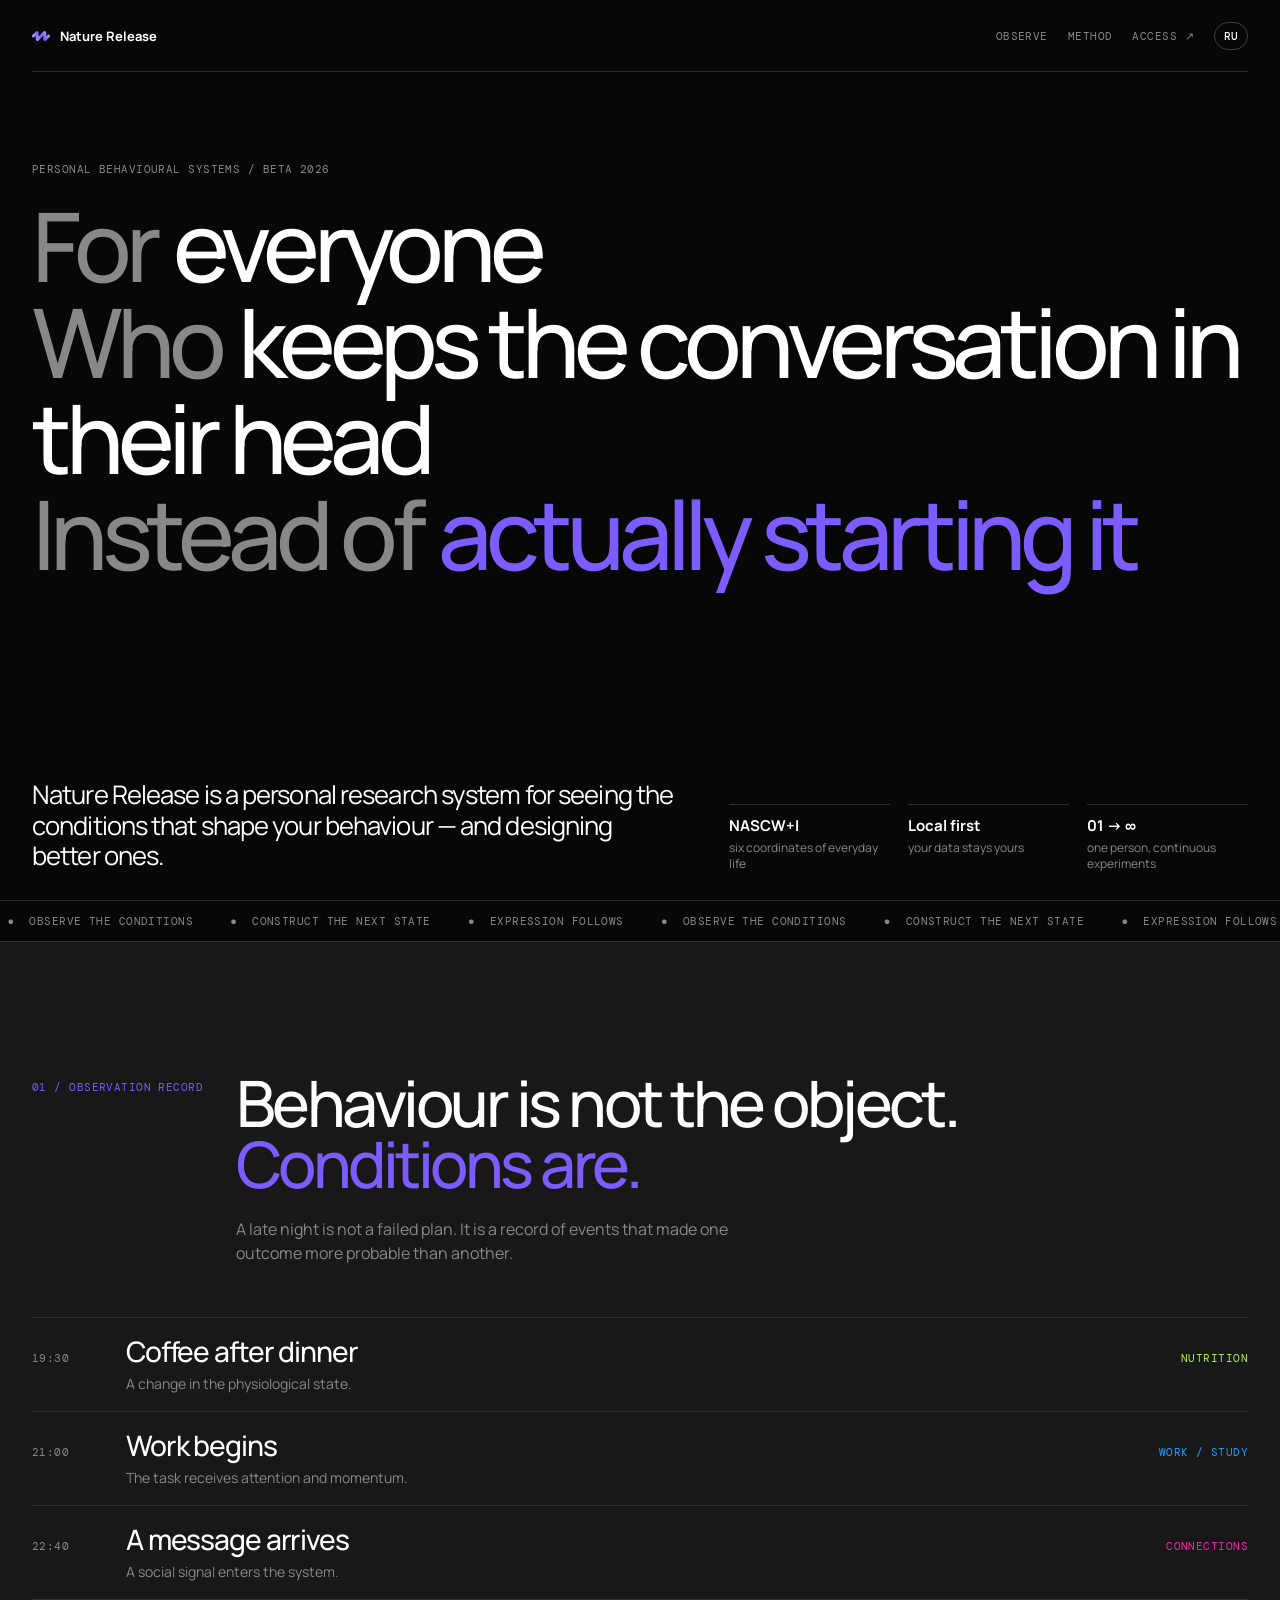
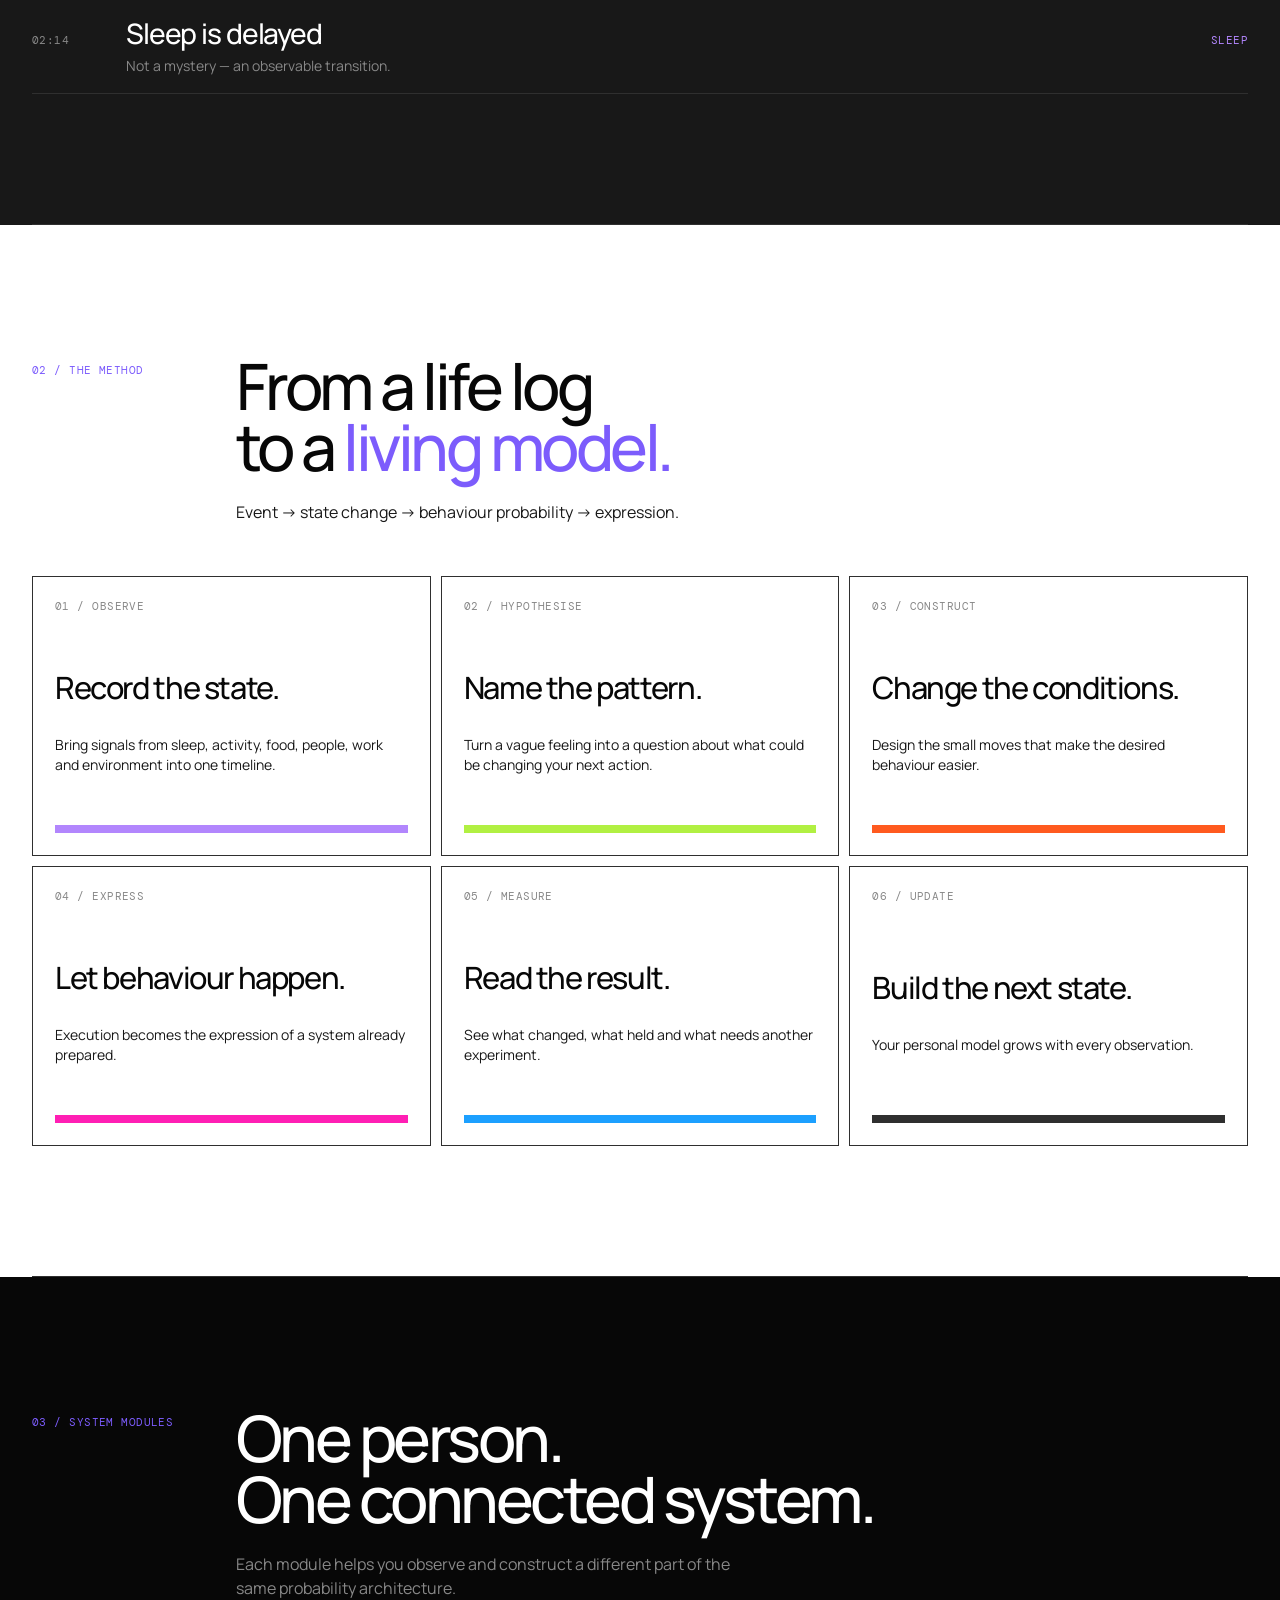
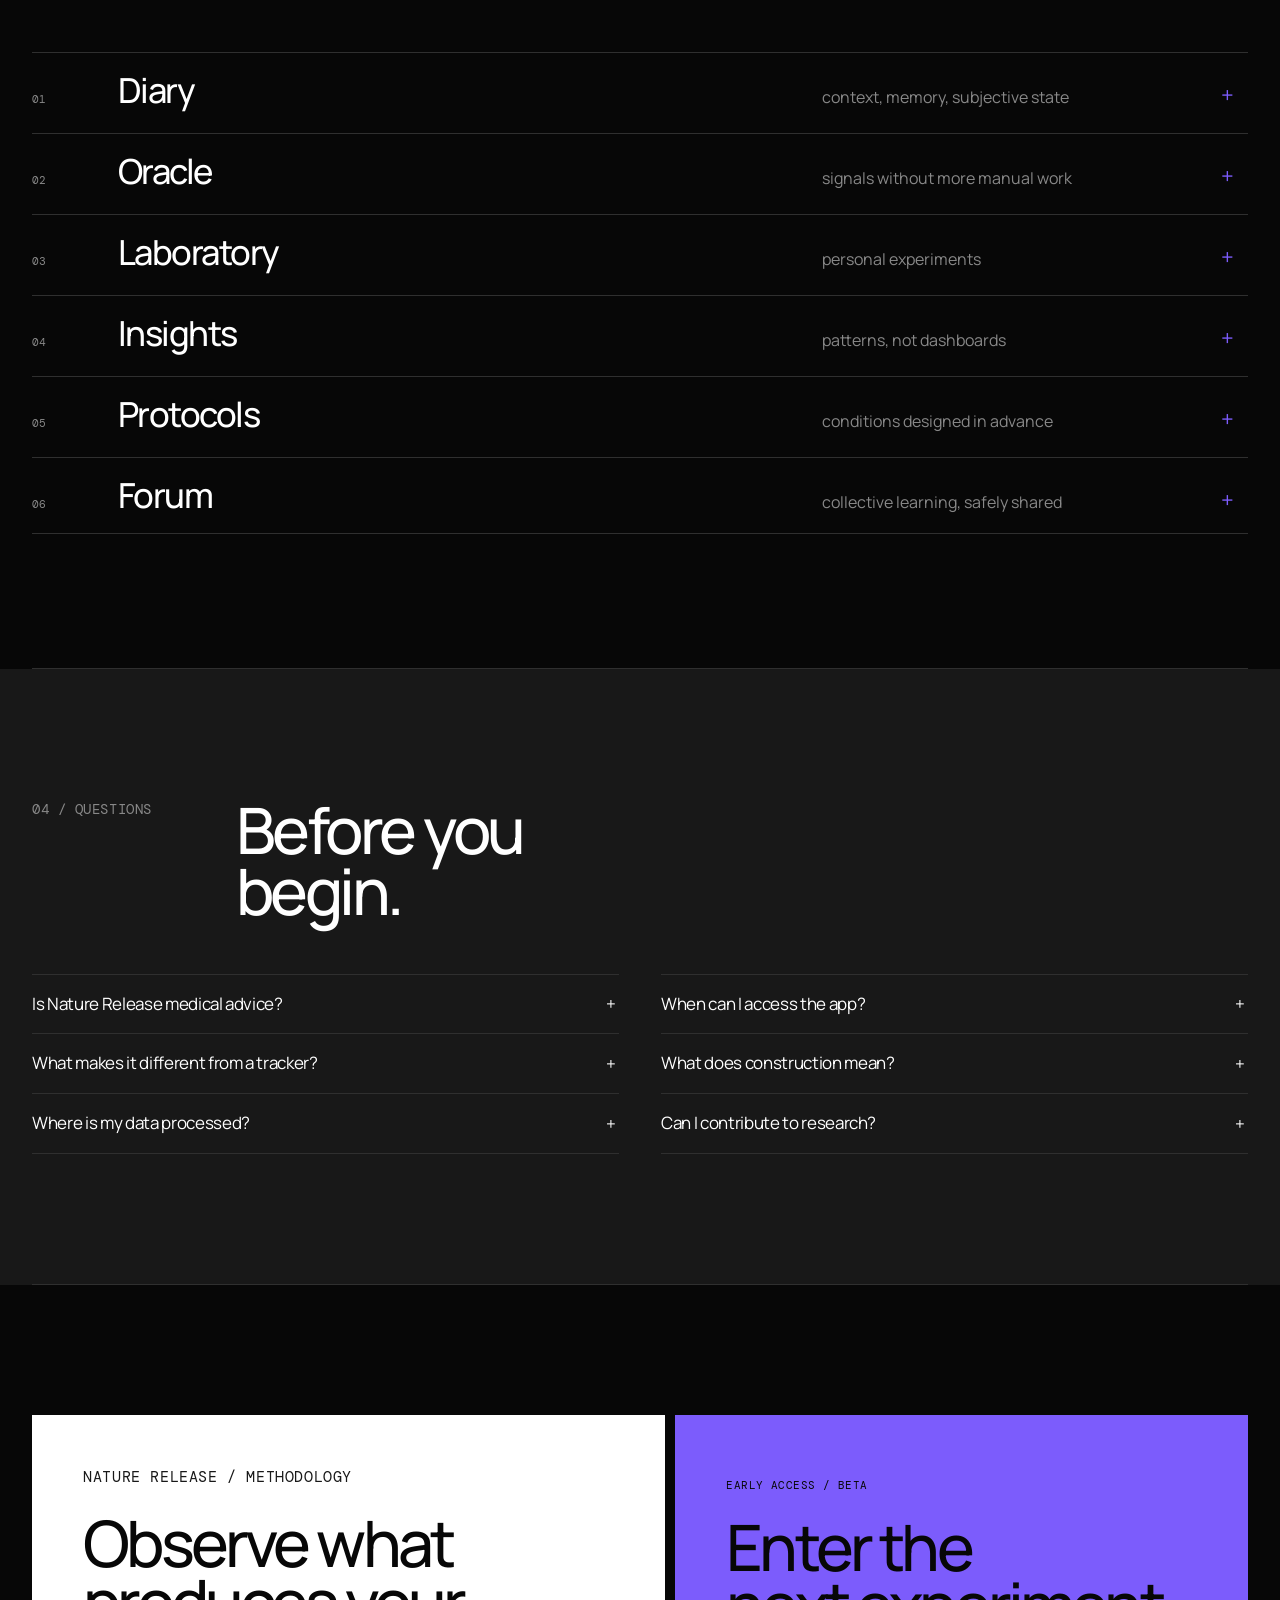
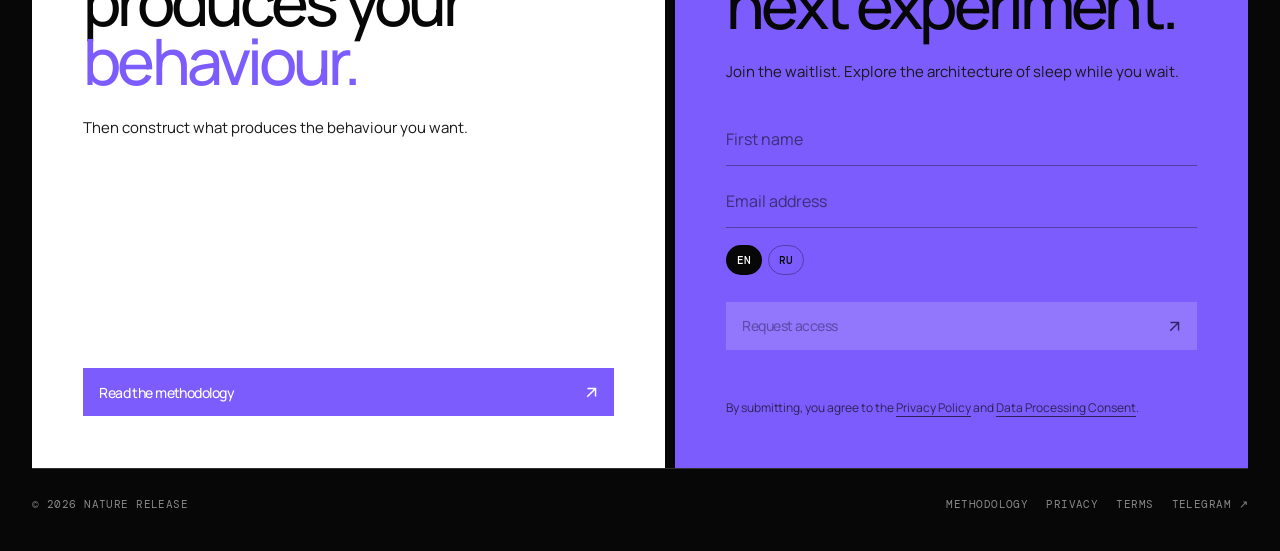
<file: index.html>
<!doctype html>
<html lang="en">
<head>
  <meta charset="utf-8"><meta name="viewport" content="width=device-width,initial-scale=1">
  <meta name="description" content="Nature Release is a personal research system for understanding the conditions that shape behaviour.">
  <meta property="og:type" content="website">
  <meta property="og:site_name" content="Nature Release">
  <meta property="og:title" content="Understand and build your behaviour.">
  <meta property="og:description" content="A personal research system for understanding the conditions that shape behaviour.">
  <meta property="og:image" content="https://naturerelease.com/assets/icons/nature-release/white-signal.png?v=og-v1">
  <meta property="og:image:width" content="1000">
  <meta property="og:image:height" content="1000">
  <meta name="twitter:card" content="summary">
  <meta name="twitter:image" content="https://naturerelease.com/assets/icons/nature-release/white-signal.png?v=og-v1">
  <title>Understand and build your behaviour.</title>
  <link rel="icon" type="image/png" sizes="512x512" href="assets/icons/nature-release/white-signal.png?v=favicon-v1">
  <link rel="shortcut icon" href="assets/icons/nature-release/white-signal.png?v=favicon-v1">
  <link rel="preconnect" href="https://fonts.googleapis.com"><link rel="preconnect" href="https://fonts.gstatic.com" crossorigin>
  <link href="https://fonts.googleapis.com/css2?family=DM+Mono:wght@400;500&family=Manrope:wght@400;500;600;700&display=swap" rel="stylesheet">
  <link rel="stylesheet" href="assets/styles/tokens.css?v=signal-v2">
  <style>
    :root{--ink:var(--black);--paper:var(--white);--line:var(--grey);--quiet:var(--light-grey);--signal:var(--sleep)}*{box-sizing:border-box}html{scroll-behavior:smooth}body{margin:0;min-width:320px;overflow-x:hidden;background:var(--ink);color:var(--paper);font-family:Manrope,Arial,sans-serif;-webkit-font-smoothing:antialiased}a{color:inherit;text-decoration:none}button,input{font:inherit}.shell{width:min(1360px,calc(100% - 64px));margin:auto}.mono{font-family:"DM Mono",monospace;font-size:11px;letter-spacing:.04em;text-transform:uppercase}.nav{height:72px;display:flex;align-items:center;justify-content:space-between;gap:24px;border-bottom:1px solid var(--line)}.brand{display:flex;align-items:center;gap:10px;font-size:13px;font-weight:700}.mark{width:9px;height:9px;border-radius:50%;background:var(--signal);box-shadow:0 0 0 5px var(--sleep-10)}.nav__right{display:flex;align-items:center;gap:20px;color:var(--quiet)}.nav__link:hover{color:var(--signal)}.language{padding:6px 9px;border:1px solid var(--white-22);border-radius:99px;background:transparent;color:var(--paper);cursor:pointer;font:500 11px "DM Mono",monospace}.language:hover{border-color:var(--signal);color:var(--signal)}.hero{min-height:calc(100svh - 72px);display:flex;flex-direction:column;justify-content:space-between;padding:clamp(48px,7vw,92px) 0 28px}.eyebrow{margin:0 0 22px;color:var(--quiet)}h1{max-width:1120px;margin:0;font-size:clamp(58px,9vw,136px);font-weight:500;letter-spacing:-.06em;line-height:.86}em,.signal{color:var(--signal);font-style:normal}.hero__bottom{display:grid;grid-template-columns:minmax(0,1fr) minmax(380px,.8fr);gap:48px;align-items:end}.hero__intro{max-width:655px;margin:0;font-size:clamp(18px,2vw,28px);letter-spacing:-.035em;line-height:1.2}.facts{display:grid;grid-template-columns:repeat(3,1fr);gap:18px}.fact{padding-top:10px;border-top:1px solid var(--line)}.fact b{display:block;font-size:15px}.fact span{display:block;margin-top:4px;color:var(--quiet);font-size:12px;line-height:1.35}.ticker{overflow:hidden;border-top:1px solid var(--line);border-bottom:1px solid var(--line);white-space:nowrap}.ticker__track{display:flex;width:max-content;will-change:transform;animation:ticker 28s linear infinite}.ticker__track span{display:block;flex:none;padding:13px 0;color:var(--quiet)}@keyframes ticker{to{transform:translateX(-50%)}}.section{padding:130px 0;border-bottom:1px solid var(--line)}.head{display:grid;grid-template-columns:minmax(130px,1fr) minmax(0,2fr);gap:24px;margin-bottom:52px}.label{margin:8px 0 0;color:var(--signal)}h2{max-width:760px;margin:0;font-size:clamp(38px,5vw,72px);font-weight:500;letter-spacing:-.055em;line-height:.96}.about{max-width:520px;margin:22px 0 0;color:var(--quiet);font-size:16px;line-height:1.5}.observation{background:var(--dark-grey)}.record{display:grid;grid-template-columns:78px minmax(0,1fr) 160px;gap:16px;align-items:baseline;padding:18px 0;border-top:1px solid var(--line)}.record:last-child{border-bottom:1px solid var(--line)}.record__time{color:var(--quiet)}.record__title{font-size:clamp(20px,2.2vw,31px);font-weight:500;letter-spacing:-.04em;line-height:1.1}.method{background:var(--paper);color:var(--ink)}.method .label{color:var(--connection)}.method .about{color:var(--dark-grey)}.grid{display:grid;grid-template-columns:repeat(12,1fr);gap:10px}.card{grid-column:span 4;display:flex;min-height:280px;flex-direction:column;justify-content:space-between;padding:22px;border:1px solid var(--grey);transition:background .22s,color .22s,transform .22s}.card:hover{transform:translateY(-4px);background:var(--ink);color:var(--paper)}.card__num{color:var(--quiet)}.card h3{margin:32px 0;font-size:clamp(24px,2.4vw,35px);font-weight:500;letter-spacing:-.045em;line-height:1}.card p{margin:0;color:var(--dark-grey);font-size:14px;line-height:1.45}.card:hover p,.card:hover .card__num{color:var(--light-grey)}.bar{width:100%;height:8px;margin-top:22px;background:var(--sleep)}.card:nth-child(2) .bar{background:var(--nutrition)}.card:nth-child(3) .bar{background:var(--activity)}.card:nth-child(4) .bar{background:var(--connection)}.card:nth-child(5) .bar{background:var(--workstudy)}.card:nth-child(6) .bar{background:var(--grey)}.module{width:100%;padding:0;border:0;border-top:1px solid var(--line);background:transparent;color:inherit;text-align:left;cursor:pointer}.module:last-child{border-bottom:1px solid var(--line)}.module__top{display:grid;grid-template-columns:70px minmax(0,1fr) minmax(180px,.55fr) 32px;gap:16px;align-items:baseline;padding:20px 0}.module__num,.module__hint{color:var(--quiet)}.module__name{font-size:clamp(23px,2.7vw,39px);font-weight:500;letter-spacing:-.045em;line-height:1}.arrow{color:var(--signal);font-size:22px;text-align:right;transition:transform .25s}.module[aria-expanded="true"] .arrow{transform:rotate(45deg)}.detail{display:grid;grid-template-columns:70px minmax(0,1fr) minmax(180px,.55fr) 32px;gap:16px;max-height:0;overflow:hidden;opacity:0;transition:max-height .35s,opacity .25s,padding .25s}.module[aria-expanded="true"] .detail{max-height:150px;padding:0 0 24px;opacity:1}.detail p{grid-column:2/4;max-width:710px;margin:0;color:var(--quiet);font-size:15px;line-height:1.55}.detail strong{color:var(--paper);font-weight:500}.faq{background:var(--dark-grey)}.faq-grid{display:grid;grid-template-columns:repeat(2,minmax(0,1fr));gap:0 42px}.faq details{border-top:1px solid var(--line)}.faq details:last-child{border-bottom:1px solid var(--line)}summary{display:flex;justify-content:space-between;gap:18px;padding:18px 0;cursor:pointer;font-size:17px;letter-spacing:-.02em;list-style:none}summary::-webkit-details-marker{display:none}summary:after{content:'+';color:var(--signal);font:400 20px "DM Mono",monospace}details[open] summary:after{content:'−'}.faq p{margin:0 0 20px;color:var(--quiet);font-size:14px;line-height:1.55}.access{padding-bottom:0}.access-grid{display:grid;grid-template-columns:1.05fr .95fr;gap:10px}.manifesto,.signup{min-height:500px;padding:clamp(28px,4vw,58px)}.manifesto{display:flex;flex-direction:column;justify-content:space-between;background:var(--paper);color:var(--ink)}.manifesto h2,.signup h2{margin:26px 0;font-size:clamp(40px,5vw,73px);font-weight:500;letter-spacing:-.06em;line-height:.92}.manifesto p,.signup__intro{max-width:480px;margin:0;color:var(--dark-grey);font-size:15px;line-height:1.45}.line-link,.submit{display:flex;justify-content:space-between;padding-top:12px;border-top:1px solid currentColor;font-size:13px}.signup{background:var(--signal);color:var(--ink)}.signup__intro{margin-bottom:30px}.signup form{display:grid;gap:9px;max-width:480px}.signup input{width:100%;padding:15px 0;border:0;border-bottom:1px solid var(--black-35);border-radius:0;outline:0;background:transparent;color:var(--ink);font-size:16px}.signup input::placeholder{color:var(--black-55)}.form-language{display:flex;gap:6px;margin:8px 0}.form-language button{padding:7px 10px;border:1px solid var(--black-35);border-radius:99px;background:transparent;color:var(--ink);cursor:pointer;font:500 11px "DM Mono",monospace}.form-language button.active{background:var(--ink);color:var(--paper)}.submit{width:100%;margin-top:10px;border-right:0;border-bottom:0;border-left:0;background:transparent;color:var(--ink);cursor:pointer;text-align:left}.submit:disabled{opacity:.6;cursor:wait}.message{min-height:20px;margin:7px 0 0;font-size:13px}.note{max-width:480px;margin:22px 0 0;color:var(--black-68);font-size:12px;line-height:1.45}.note a{border-bottom:1px solid currentColor}.footer{display:flex;justify-content:space-between;gap:18px;padding:28px 0 40px;color:var(--quiet)}.footer__links{display:flex;flex-wrap:wrap;gap:18px}.footer a:hover{color:var(--paper)}.reveal{opacity:0;transform:translateY(16px);transition:opacity .65s,transform .65s}.reveal.visible{opacity:1;transform:none}@media(max-width:900px){.hero__bottom,.head,.access-grid{grid-template-columns:1fr}.card{grid-column:span 6}.record{grid-template-columns:48px minmax(0,1fr)}.record__meta{grid-column:2;text-align:left}.module__top{grid-template-columns:45px minmax(0,1fr) 30px}.module__hint{display:none}.detail{grid-template-columns:45px minmax(0,1fr) 30px}.detail p{grid-column:2/3}}@media(max-width:620px){.shell{width:min(100% - 34px,1360px)}.nav{height:58px}.nav__right{gap:10px}.nav__link:not(:last-of-type){display:none}.hero{min-height:calc(100svh - 58px);padding:40px 0 20px}h1{font-size:clamp(55px,16.2vw,92px);line-height:.9}.facts{gap:10px}.fact b{font-size:13px}.fact span{font-size:11px}.section{padding:78px 0}.head{margin-bottom:34px}h2{font-size:clamp(38px,13vw,62px)}.grid{display:block}.card{min-height:230px;margin-top:-1px}.faq-grid{grid-template-columns:1fr}.manifesto,.signup{min-height:0;padding:30px 22px}.footer{flex-wrap:wrap;font-size:11px}}
    /* Interface accent is intentionally separate from NASCW condition colours. */
    :root{--signal:var(--signal-value,#7C5CFC);--signal-10:rgb(from var(--signal) r g b / .1)}
    .mark{width:18px;height:10px;flex:none;border-radius:0;background:center/contain no-repeat url("assets/icons/nature-release/vector-icon/signal.svg");box-shadow:none}
    .method .label{color:var(--signal)}
    .record:nth-child(1) .record__meta{color:var(--nutrition)}
    .record:nth-child(2) .record__meta{color:var(--workstudy)}
    .record:nth-child(3) .record__meta{color:var(--connection)}
    .record:nth-child(4) .record__meta{color:var(--sleep)}
    .module{appearance:none;-webkit-appearance:none;-webkit-tap-highlight-color:transparent}
    .module:focus{outline:none}.module:focus-visible{outline:1px solid var(--signal);outline-offset:-1px}.module:active,.module[aria-expanded="true"]{background:transparent;color:var(--paper)}
    .head{grid-template-columns:180px minmax(0,1fr)}
    .line-link,.submit{min-height:48px;padding:14px 16px;border:1px solid currentColor;align-items:center;transition:transform .2s,background .2s,color .2s}.manifesto .line-link,.signup .submit{background:var(--ink);color:var(--paper)}.manifesto .line-link:hover,.signup .submit:hover{transform:translateY(-2px);background:transparent;color:var(--ink)}
    .line-link,.submit{border:0}.manifesto .line-link{background:var(--signal);color:var(--black)}.signup .submit{background:var(--paper);color:var(--black)}.manifesto .line-link:hover,.signup .submit:hover{background:var(--ink);color:var(--paper)}.signup .submit:disabled,.signup .submit:disabled:hover{transform:none;background:var(--white-28);color:var(--black-55);cursor:not-allowed}
    .line-link,.submit{min-height:48px;padding:16px;font-size:14px;font-weight:500;letter-spacing:-.04em;line-height:1.1}
    .manifesto .line-link{color:var(--paper)}
    .line-link span:last-child,.submit span:last-child{width:13px;height:13px;flex:none;background:center/contain no-repeat url("assets/icons/ui/arrow_link.svg");font-size:0}
    .signup .submit span:last-child{filter:invert(1)}
    .signup .submit:hover span:last-child{filter:none}
    .arrow,.faq-icon{display:inline-grid;place-items:center;width:1em;height:1em;line-height:1;transform-origin:50% 50%;transition:transform .32s cubic-bezier(.2,.8,.2,1);will-change:transform}.module[aria-expanded="true"] .arrow{transform:rotate(135deg)}
    .faq-item{border-top:1px solid var(--line)}.faq-grid>div .faq-item:last-child{border-bottom:1px solid var(--line)}.faq-toggle{display:flex;align-items:center;justify-content:space-between;gap:18px;width:100%;padding:18px 0;border:0;background:transparent;color:var(--paper);cursor:pointer;font:400 17px/1.35 Manrope,Arial,sans-serif;letter-spacing:-.02em;text-align:left;appearance:none;-webkit-appearance:none;-webkit-tap-highlight-color:transparent}.faq-toggle:focus{outline:none}.faq-toggle:focus-visible{outline:1px solid var(--signal);outline-offset:-1px}.faq-toggle[aria-expanded="true"] .faq-icon{transform:rotate(135deg)}.faq-answer{max-height:0;overflow:hidden;opacity:0;transition:max-height .35s ease,opacity .22s ease,padding .22s ease}.faq-item[aria-expanded="true"] .faq-answer{max-height:220px;padding-bottom:20px;opacity:1}.faq-answer p{margin:0;color:var(--quiet);font-size:14px;line-height:1.55}
    .record__desc{display:block;margin-top:7px;color:var(--quiet);font-size:14px}.record__meta{color:var(--signal);text-align:right}
    .hero__title{max-width:1240px;margin:0;font-size:clamp(52px,7.5vw,114px);font-weight:500;letter-spacing:-.065em;line-height:1}.hero__for,.hero__line{display:block}.hero__for{display:flex;gap:.18em}.hero__line{display:block}.hero__label{color:var(--quiet);font:inherit;letter-spacing:inherit}.hero__line .hero__label{margin-right:.18em}.hero__thesis{display:inline;position:relative;top:0;overflow-wrap:anywhere;transition:opacity .32s ease,top .32s cubic-bezier(.2,.8,.2,1)}.hero__thesis--signal{color:var(--signal)}.hero__thesis.is-leaving{opacity:0;top:.12em}.hero__thesis.is-entering{opacity:0;top:-.12em;transition:none}
    @media(max-width:900px){.head{grid-template-columns:1fr}}
    @media(max-width:620px){.hero__title{font-size:clamp(47px,13.5vw,72px);line-height:1}}
  </style>
</head>
<body>
  <header class="shell nav"><a class="brand" href="#top" data-analytics-cta="brand"><i class="mark"></i>Nature Release</a><nav class="nav__right mono"><a class="nav__link" href="#observation" data-analytics-cta="header_observation" data-t="nav1">Observe</a><a class="nav__link" href="#method" data-analytics-cta="header_method" data-t="nav2">Method</a><a class="nav__link" href="#access" data-analytics-cta="header_access" data-t="nav3">Access ↗</a><button class="language" id="language">RU</button></nav></header>
  <main id="top">
    <section class="shell hero"><div class="reveal"><p class="mono eyebrow" data-t="eyebrow">Personal behavioural systems / Beta 2026</p><h1 class="hero__title"><span class="hero__for"><span class="hero__label" id="heroForLabel">For</span><span id="heroFor">everyone</span></span><span class="hero__line"><span class="hero__label" id="heroWhoLabel">Who</span><span class="hero__thesis" id="heroWho">scrolls Reels</span></span><span class="hero__line"><span class="hero__label" id="heroInsteadLabel">Instead of</span><span class="hero__thesis hero__thesis--signal" id="heroInstead">going to sleep</span></span></h1></div><div class="hero__bottom reveal"><p class="hero__intro" data-t="intro">Nature Release is a personal research system for seeing the conditions that shape your behaviour — and designing better ones.</p><div class="facts"><div class="fact"><b>NASCW+I</b><span data-t="fact1">six coordinates of everyday life</span></div><div class="fact"><b data-t="fact2b">Local first</b><span data-t="fact2">your data stays yours</span></div><div class="fact"><b>01 → ∞</b><span data-t="fact3">one person, continuous experiments</span></div></div></div></section>
    <div class="ticker mono"><div class="ticker__track"><span data-h="ticker">&nbsp;●&nbsp; OBSERVE THE CONDITIONS &nbsp;&nbsp;&nbsp; ●&nbsp; CONSTRUCT THE NEXT STATE &nbsp;&nbsp;&nbsp; ●&nbsp; EXPRESSION FOLLOWS &nbsp;&nbsp;&nbsp; ●&nbsp; OBSERVE THE CONDITIONS &nbsp;&nbsp;&nbsp; ●&nbsp; CONSTRUCT THE NEXT STATE &nbsp;&nbsp;&nbsp; ●&nbsp; EXPRESSION FOLLOWS &nbsp;&nbsp;&nbsp;</span><span data-h="ticker" aria-hidden="true">&nbsp;●&nbsp; OBSERVE THE CONDITIONS &nbsp;&nbsp;&nbsp; ●&nbsp; CONSTRUCT THE NEXT STATE &nbsp;&nbsp;&nbsp; ●&nbsp; EXPRESSION FOLLOWS &nbsp;&nbsp;&nbsp; ●&nbsp; OBSERVE THE CONDITIONS &nbsp;&nbsp;&nbsp; ●&nbsp; CONSTRUCT THE NEXT STATE &nbsp;&nbsp;&nbsp; ●&nbsp; EXPRESSION FOLLOWS &nbsp;&nbsp;&nbsp;</span></div></div>
    <section class="observation" id="observation"><div class="shell section"><div class="head reveal"><p class="mono label" data-t="olabel">01 / Observation record</p><div><h2 data-h="otitle">Behaviour is not the object.<br><span class="signal">Conditions are.</span></h2><p class="about" data-t="oabout">A late night is not a failed plan. It is a record of events that made one outcome more probable than another.</p></div></div><div class="reveal"><article class="record"><span class="record__time mono">19:30</span><div><strong class="record__title" data-t="r1">Coffee after dinner</strong><span class="record__desc" data-t="rd1">A change in the physiological state.</span></div><span class="record__meta mono" data-t="rm1">Nutrition</span></article><article class="record"><span class="record__time mono">21:00</span><div><strong class="record__title" data-t="r2">Work begins</strong><span class="record__desc" data-t="rd2">The task receives attention and momentum.</span></div><span class="record__meta mono" data-t="rm2">Work / Study</span></article><article class="record"><span class="record__time mono">22:40</span><div><strong class="record__title" data-t="r3">A message arrives</strong><span class="record__desc" data-t="rd3">A social signal enters the system.</span></div><span class="record__meta mono" data-t="rm3">Connections</span></article><article class="record"><span class="record__time mono">02:14</span><div><strong class="record__title" data-t="r4">Sleep is delayed</strong><span class="record__desc" data-t="rd4">Not a mystery — an observable transition.</span></div><span class="record__meta mono" data-t="rm4">Sleep</span></article></div></div></section>
    <section class="method" id="method"><div class="shell section"><div class="head reveal"><p class="mono label" data-t="mlabel">02 / The method</p><div><h2 data-h="mtitle">From a life log<br>to a <em>living model.</em></h2><p class="about" data-t="mabout">Event → state change → behaviour probability → expression.</p></div></div><div class="grid reveal" id="cards"></div></div></section>
    <section id="system"><div class="shell section"><div class="head reveal"><p class="mono label" data-t="slabel">03 / System modules</p><div><h2 data-h="stitle">One person.<br>One connected system.</h2><p class="about" data-t="sabout">Each module helps you observe and construct a different part of the same probability architecture.</p></div></div><div class="reveal" id="modules"></div></div></section>
    <section class="faq"><div class="shell section"><div class="head reveal"><p class="mono label" data-t="flabel">04 / Questions</p><div><h2 data-h="ftitle">Before you<br>begin.</h2></div></div><div class="faq-grid reveal" id="faqs"></div></div></section>
    <section class="shell section access" id="access"><div class="access-grid reveal"><article class="manifesto"><div><p class="mono" data-t="manifestoLabel">Nature Release / Methodology</p><h2 data-h="manifesto">Observe what<br>produces your<br><span class="signal">behaviour.</span></h2><p data-t="manifestoCopy">Then construct what produces the behaviour you want.</p></div><a class="line-link" href="methodology/" data-analytics-cta="methodology" data-h="methodology"><span>Read the methodology</span><span>↗</span></a></article><article class="signup"><p class="mono" data-t="signupLabel">Early access / Beta</p><h2 data-h="signupTitle">Enter the<br>next experiment.</h2><p class="signup__intro" data-t="signupCopy">Join the waitlist. Explore the architecture of sleep while you wait.</p><form id="joinForm" novalidate><input id="name" required autocomplete="given-name" data-p="name" placeholder="First name"><input id="email" type="email" required autocomplete="email" data-p="email" placeholder="Email address"><div class="form-language"><button type="button" class="active" data-form="EN">EN</button><button type="button" data-form="RU">RU</button></div><button class="submit" id="submit" type="submit" data-analytics-cta="waitlist_submit"><span data-t="submit">Request access</span><span>↗</span></button></form><p class="message" id="message" role="status"></p><p class="note" data-h="note">By submitting, you agree to the <a href="privacy-policy.html">Privacy Policy</a> and <a href="data-processing-consent.html">Data Processing Consent</a>.</p></article></div></section>
  </main>
  <footer class="shell footer mono"><span data-t="footer">© 2026 Nature Release</span><div class="footer__links"><a href="methodology/" data-t="methodologyFooter">Methodology</a><a href="privacy-policy.html" data-t="privacy">Privacy</a><a href="terms-of-service.html" data-t="terms">Terms</a><a href="https://t.me/naturerelease" target="_blank" rel="noopener">Telegram ↗</a></div></footer>
  <script src="assets/data/hero-theses.js"></script>
  <script>
    localStorage.setItem('nr-lang','EN');
    const content={EN:{nav1:'Observe',nav2:'Method',nav3:'Access ↗',eyebrow:'Personal behavioural systems / Beta 2026',hero:'Stop tracking.<br>Start <em>constructing.</em>',intro:'Nature Release is a personal research system for seeing the conditions that shape your behaviour — and designing better ones.',fact1:'six coordinates of everyday life',fact2b:'Local first',fact2:'your data stays yours',fact3:'one person, continuous experiments',ticker:'&nbsp;●&nbsp; OBSERVE THE CONDITIONS &nbsp;&nbsp;&nbsp; ●&nbsp; CONSTRUCT THE NEXT STATE &nbsp;&nbsp;&nbsp; ●&nbsp; EXPRESSION FOLLOWS &nbsp;&nbsp;&nbsp; ●&nbsp; OBSERVE THE CONDITIONS &nbsp;&nbsp;&nbsp; ●&nbsp; CONSTRUCT THE NEXT STATE &nbsp;&nbsp;&nbsp; ●&nbsp; EXPRESSION FOLLOWS &nbsp;&nbsp;&nbsp;',olabel:'01 / Observation record',otitle:'Behaviour is not the object.<br><span class="signal">Conditions are.</span>',oabout:'A late night is not a failed plan. It is a record of events that made one outcome more probable than another.',r1:'Coffee after dinner',rd1:'A change in the physiological state.',rm1:'Nutrition',r2:'Work begins',rd2:'The task receives attention and momentum.',rm2:'Work / Study',r3:'A message arrives',rd3:'A social signal enters the system.',rm3:'Connections',r4:'Sleep is delayed',rd4:'Not a mystery — an observable transition.',rm4:'Sleep',mlabel:'02 / The method',mtitle:'From a life log<br>to a <em>living model.</em>',mabout:'Event → state change → behaviour probability → expression.',slabel:'03 / System modules',stitle:'One person.<br>One connected system.',sabout:'Each module helps you observe and construct a different part of the same probability architecture.',flabel:'04 / Questions',ftitle:'Before you<br>begin.',manifestoLabel:'Nature Release / Methodology',manifesto:'Observe what<br>produces your<br><span class="signal">behaviour.</span>',manifestoCopy:'Then construct what produces the behaviour you want.',methodology:'<span>Read the methodology</span><span>↗</span>',signupLabel:'Early access / Beta',signupTitle:'Enter the<br>next experiment.',signupCopy:'Join the waitlist. Explore the architecture of sleep while you wait.',name:'First name',email:'Email address',submit:'Request access',note:'By submitting, you agree to the <a href="privacy-policy.html">Privacy Policy</a> and <a href="data-processing-consent.html">Data Processing Consent</a>.',footer:'© 2026 Nature Release',methodologyFooter:'Methodology',privacy:'Privacy',terms:'Terms',required:'Enter your name and a valid email address.',error:'Could not submit the form. Please try again shortly.',success:'You’re on the list. We’ll be in touch.'},RU:{nav1:'Наблюдение',nav2:'Метод',nav3:'Доступ ↗',eyebrow:'Поведенческие системы / Бета 2026',hero:'Не трекай.<br><em>Конструируй.</em>',intro:'Nature Release — личная исследовательская система, которая помогает видеть условия твоего поведения и проектировать лучшие.',fact1:'шесть координат повседневной жизни',fact2b:'Local first',fact2:'твои данные остаются твоими',fact3:'один человек, непрерывные эксперименты',ticker:'&nbsp;●&nbsp; НАБЛЮДАЙ УСЛОВИЯ &nbsp;&nbsp;&nbsp; ●&nbsp; КОНСТРУИРУЙ СЛЕДУЮЩЕЕ СОСТОЯНИЕ &nbsp;&nbsp;&nbsp; ●&nbsp; ПОВЕДЕНИЕ СЛЕДУЕТ &nbsp;&nbsp;&nbsp; ●&nbsp; НАБЛЮДАЙ УСЛОВИЯ &nbsp;&nbsp;&nbsp; ●&nbsp; КОНСТРУИРУЙ СЛЕДУЮЩЕЕ СОСТОЯНИЕ &nbsp;&nbsp;&nbsp; ●&nbsp; ПОВЕДЕНИЕ СЛЕДУЕТ &nbsp;&nbsp;&nbsp;',olabel:'01 / Запись наблюдения',otitle:'Поведение — не объект.<br><span class="signal">Объект — условия.</span>',oabout:'Поздний сон — не провал плана. Это запись событий, которые сделали один исход вероятнее другого.',r1:'Кофе после ужина',rd1:'Изменение физиологического состояния.',rm1:'Питание',r2:'Начинается работа',rd2:'Задача получает внимание и инерцию.',rm2:'Работа / Учёба',r3:'Приходит сообщение',rd3:'В систему входит социальный сигнал.',rm3:'Связи',r4:'Сон откладывается',rd4:'Не загадка, а наблюдаемый переход.',rm4:'Сон',mlabel:'02 / Метод',mtitle:'От лога жизни<br>к <em>живой модели.</em>',mabout:'Событие → изменение состояния → вероятность поведения → экспрессия.',slabel:'03 / Модули системы',stitle:'Один человек.<br>Одна связная система.',sabout:'Каждый модуль помогает наблюдать и конструировать отдельную часть одной архитектуры вероятностей.',flabel:'04 / Вопросы',ftitle:'Перед тем,<br>как начать.',manifestoLabel:'Nature Release / Методология',manifesto:'Наблюдай, что<br>определяет твоё<br><span class="signal">поведение.</span>',manifestoCopy:'Затем конструируй то, что определяет желаемое поведение.',methodology:'<span>Читать методологию</span><span>↗</span>',signupLabel:'Ранний доступ / Бета',signupTitle:'Войди в<br>следующий эксперимент.',signupCopy:'Оставь заявку на ранний доступ и бесплатный гайд по сну.',name:'Имя',email:'Электронная почта',submit:'Запросить доступ',note:'Отправляя форму, вы соглашаетесь с <a href="privacy-policy.html">Политикой конфиденциальности</a> и <a href="data-processing-consent.html">Согласием на обработку данных</a>.',footer:'© 2026 Nature Release',methodologyFooter:'Методология',privacy:'Конфиденциальность',terms:'Условия',required:'Введи имя и корректный email.',error:'Не удалось отправить форму. Попробуй ещё раз позже.',success:'Ты в списке. Скоро свяжемся.'}};
    const data={EN:{cards:[['Observe','Record the state.','Bring signals from sleep, activity, food, people, work and environment into one timeline.'],['Hypothesise','Name the pattern.','Turn a vague feeling into a question about what could be changing your next action.'],['Construct','Change the conditions.','Design the small moves that make the desired behaviour easier.'],['Express','Let behaviour happen.','Execution becomes the expression of a system already prepared.'],['Measure','Read the result.','See what changed, what held and what needs another experiment.'],['Update','Build the next state.','Your personal model grows with every observation.']],modules:[['Diary','context, memory, subjective state','The place for details numbers cannot hold: what happened, what mattered, and <strong>how it felt.</strong>'],['Oracle','signals without more manual work','A private layer that transforms lived signals into <strong>useful observations.</strong>'],['Laboratory','personal experiments','Form a hypothesis, make a change, and turn everyday life into a <strong>personal science practice.</strong>'],['Insights','patterns, not dashboards','Find the relationships that make your state change — and turn them into <strong>clear next moves.</strong>'],['Protocols','conditions designed in advance','Turn what works into a sequence that <strong>reduces unnecessary decisions.</strong>'],['Forum','collective learning, safely shared','Anonymised experiments and shared signals for discovering what is worth <strong>testing next.</strong>']],faq:[['Is Nature Release medical advice?','No. It is a self-observation and experimentation tool, not a medical service, diagnosis or treatment.'],['What makes it different from a tracker?','Tracking describes what happened. Nature Release helps you understand what made it likely — and what to construct next.'],['Where is my data processed?','Privacy is a product principle. Nature Release is being designed to keep personal context under your control.'],['When can I access the app?','We are opening access in waves. Joining the waitlist is the best way to receive an invitation.'],['What does construction mean?','It is behaviour that makes another desired behaviour more likely: preparing the environment, arranging support, or removing friction.'],['Can I contribute to research?','Yes. Nature Release is building towards a community of thoughtful, privacy-respecting personal experiments.']]},RU:{cards:[['Наблюдай','Зафиксируй состояние.','Собери сигналы сна, активности, питания, людей, работы и среды в одну линию времени.'],['Гипотезируй','Назови паттерн.','Преврати смутное ощущение в вопрос о том, что меняет следующее действие.'],['Конструируй','Измени условия.','Спроектируй небольшие действия, которые делают желаемое поведение легче.'],['Экспрессируй','Дай поведению случиться.','Исполнение становится экспрессией уже подготовленной системы.'],['Измеряй','Считай результат.','Увидь, что изменилось, что сработало и что требует нового эксперимента.'],['Обновляй','Собери следующее состояние.','Личная модель растёт с каждым наблюдением.']],modules:[['Дневник','контекст, память, субъективное состояние','Место для деталей, которые не удерживают числа: что произошло, что было важно и <strong>как это ощущалось.</strong>'],['Оракул','сигналы без ручной работы','Приватный слой, который превращает прожитые сигналы в <strong>полезные наблюдения.</strong>'],['Лаборатория','личные эксперименты','Сформулируй гипотезу, внеси изменение и преврати жизнь в <strong>личную научную практику.</strong>'],['Инсайты','паттерны, а не дашборды','Найди связи, меняющие твоё состояние, и преврати их в <strong>понятные следующие шаги.</strong>'],['Протоколы','условия, подготовленные заранее','Преврати рабочее решение в последовательность, которая <strong>убирает лишние решения.</strong>'],['Форум','коллективное обучение','Анонимные эксперименты и общие сигналы для поиска того, что стоит <strong>проверить следующим.</strong>']],faq:[['Nature Release — это медицинская рекомендация?','Нет. Это инструмент самонаблюдения и экспериментов, а не медицинская услуга, диагностика или лечение.'],['Чем это отличается от трекера?','Трекинг описывает произошедшее. Nature Release помогает понять, что сделало его вероятным, и что стоит сконструировать дальше.'],['Где обрабатываются мои данные?','Приватность — принцип продукта. Личный контекст остаётся под твоим контролем.'],['Когда я получу доступ?','Мы открываем доступ волнами. Лист ожидания — лучший способ получить приглашение.'],['Что значит «конструирование»?','Это поведение, которое делает другое желаемое поведение вероятнее: подготовка среды, поддержка или устранение трения.'],['Можно участвовать в исследованиях?','Да. Nature Release движется к сообществу осмысленных и приватных личных экспериментов.']]}};
    let lang=localStorage.getItem('nr-lang')==='RU'?'RU':'EN', formLang=lang;const $=s=>document.querySelector(s);function render(){const t=content[lang],d=data[lang];document.documentElement.lang=lang==='RU'?'ru':'en';document.title=lang==='RU'?'Nature Release — Личная исследовательская система':'Nature Release — Track. Experiment. Evolve.';document.querySelectorAll('[data-t]').forEach(e=>e.textContent=t[e.dataset.t]);document.querySelectorAll('[data-h]').forEach(e=>e.innerHTML=t[e.dataset.h]);document.querySelectorAll('[data-p]').forEach(e=>e.placeholder=t[e.dataset.p]);$('#language').textContent=lang==='EN'?'RU':'EN';document.querySelectorAll('[data-form]').forEach(e=>e.classList.toggle('active',e.dataset.form===formLang));$('#cards').innerHTML=d.cards.map((x,i)=>`<article class="card"><span class="mono card__num">0${i+1} / ${x[0]}</span><div><h3>${x[1]}</h3><p>${x[2]}</p></div><span class="bar"></span></article>`).join('');$('#modules').innerHTML=d.modules.map((x,i)=>`<button class="module" type="button" aria-expanded="false"><span class="module__top"><span class="module__num mono">0${i+1}</span><span class="module__name">${x[0]}</span><span class="module__hint">${x[1]}</span><span class="arrow">+</span></span><span class="detail"><span></span><p>${x[2]}</p></span></button>`).join('');$('#faqs').innerHTML=[0,1].map(c=>`<div>${d.faq.slice(c*3,c*3+3).map(x=>`<details><summary>${x[0]}</summary><p>${x[1]}</p></details>`).join('')}</div>`).join('');document.querySelectorAll('.module').forEach(e=>e.onclick=()=>{const open=e.getAttribute('aria-expanded')!=='true';document.querySelectorAll('.module').forEach(x=>x.setAttribute('aria-expanded','false'));e.setAttribute('aria-expanded',open)});}
    $('#language').onclick=()=>{lang=lang==='EN'?'RU':'EN';formLang=lang;localStorage.setItem('nr-lang',lang);render()};document.querySelectorAll('[data-form]').forEach(e=>e.onclick=()=>{formLang=e.dataset.form;render()});
    const URL='https://cdexegroosuxkceuwx.supabase.co'.replace('cdexegroosuxkceuwx','cdexegroosuxrxkceuwx'),KEY='sb_publishable_96d1xVbpmVMEZItiLXQlqg_JjCTYqGR';
    const ANALYTICS_ENDPOINT=`${URL}/functions/v1/capture-analytics-event`;
    const nrAnalytics=(()=>{
      const storageKey='nr-landing-anonymous-session-id',tabKey='nr-landing-client-session-id',now=Date.now();
      let clickCount=0,maxScrollDepth=0,engagementSent=false;
      const createId=prefix=>window.crypto&&crypto.randomUUID?`${prefix}_${crypto.randomUUID()}`:`${prefix}_${now}_${Math.random().toString(36).slice(2)}`;
      function getStoredId(storage,key,prefix){let value=storage.getItem(key);if(!value){value=createId(prefix);storage.setItem(key,value)}return value}
      function getCookie(name){const prefix=`${encodeURIComponent(name)}=`;return document.cookie.split(';').map(value=>value.trim()).find(value=>value.startsWith(prefix))?.slice(prefix.length)||null}
      function getOrCreateVisitorId(){const existing=getCookie('nr_visitor_id');const visitorId=existing?decodeURIComponent(existing):createId('nr_visitor');document.cookie=`nr_visitor_id=${encodeURIComponent(visitorId)}; Path=/; Domain=naturerelease.com; Max-Age=34560000; SameSite=Lax; Secure`;return visitorId}
      const anonymousSessionId=getStoredId(localStorage,storageKey,'landing_anon'),clientSessionId=getStoredId(sessionStorage,tabKey,'landing_client'),visitorId=getOrCreateVisitorId(),startedAt=performance.now();
      function readUtm(){const params=new URLSearchParams(window.location.search),allowed=['utm_source','utm_medium','utm_campaign','utm_content','utm_term','ref','referral'];return allowed.reduce((utm,key)=>{const value=params.get(key);if(value)utm[key]=value.slice(0,160);return utm},{})}
      function commonPayload(eventName,properties={}){return{event_name:eventName,anonymous_session_id:anonymousSessionId,client_session_id:clientSessionId,visitor_id:visitorId,landing_url:`${window.location.origin}${window.location.pathname}`,landing_path:window.location.pathname,referrer:document.referrer,utm:readUtm(),properties:{source:'landing',page:window.location.pathname,lang,viewport_width:window.innerWidth,viewport_height:window.innerHeight,...properties}}}
      function track(eventName,properties={},options={}){fetch(ANALYTICS_ENDPOINT,{method:'POST',headers:{'Content-Type':'application/json',apikey:KEY,Authorization:`Bearer ${KEY}`},body:JSON.stringify(commonPayload(eventName,properties)),keepalive:options.beacon===true}).then(response=>{if(!response.ok)throw Error(`Analytics request failed: ${response.status}`)}).catch(error=>console.warn('NR analytics failed:',error))}
      function getWaitlistContext(){return{input_anonymous_session_id:anonymousSessionId,input_client_session_id:clientSessionId,input_landing_url:`${window.location.origin}${window.location.pathname}`,input_landing_path:window.location.pathname,input_referrer:document.referrer,input_utm:readUtm()}}
      function updateScrollDepth(){const scrollable=document.documentElement.scrollHeight-window.innerHeight;if(scrollable<=0){maxScrollDepth=1;return}maxScrollDepth=Math.max(maxScrollDepth,Math.min(1,Math.max(0,window.scrollY/scrollable)))}
      function sendEngagementSummary(){if(engagementSent)return;engagementSent=true;updateScrollDepth();track('landing_engagement_summary',{duration_ms:Math.round(performance.now()-startedAt),max_scroll_depth:Number(maxScrollDepth.toFixed(3)),click_count:clickCount},{beacon:true})}
      window.addEventListener('scroll',updateScrollDepth,{passive:true});document.addEventListener('click',()=>{clickCount+=1},{capture:true});window.addEventListener('pagehide',sendEngagementSummary);document.addEventListener('visibilitychange',()=>{if(document.visibilityState==='hidden')sendEngagementSummary()});
      return{track,getWaitlistContext};
    })();

    document.addEventListener('click',event=>{
      const cta=event.target.closest('[data-analytics-cta]');
      if(cta)nrAnalytics.track('landing_cta_clicked',{cta_location:cta.dataset.analyticsCta});
      const module=event.target.closest('.module');
      if(module&&module.getAttribute('aria-expanded')!=='true')nrAnalytics.track('landing_module_opened',{module_id:[...document.querySelectorAll('.module')].indexOf(module)+1,module_name:module.querySelector('.module__name')?.textContent});
    });
    $('#joinForm').onsubmit=async e=>{e.preventDefault();const name=$('#name').value.trim(),email=$('#email').value.trim(),m=$('#message'),b=$('#submit');if(!name||!/^\S+@\S+\.\S+$/.test(email)){m.textContent=content[lang].required;return}b.disabled=true;m.textContent='';try{const r=await fetch(`${URL}/rest/v1/rpc/record_landing_waitlist_signup`,{method:'POST',headers:{'Content-Type':'application/json',apikey:KEY,Authorization:`Bearer ${KEY}`},body:JSON.stringify({input_email:email,input_name:name,input_lang:formLang,...nrAnalytics.getWaitlistContext()})});if(!r.ok)throw Error();fetch(`${URL}/functions/v1/mailerlite-proxy`,{method:'POST',headers:{'Content-Type':'application/json'},body:JSON.stringify({email,name,lang:formLang})}).catch(()=>{});nrAnalytics.track('waitlist_signup_succeeded');m.textContent=content[lang].success;e.target.reset()}catch(_){m.textContent=content[lang].error}finally{b.disabled=false}};
    const waitlistForm=$('#joinForm'),waitlistSubmit=$('#submit'),emailInput=$('#email');function updateWaitlistSubmit(){const ready=$('#name').value.trim().length>0&&emailInput.validity.valid&&emailInput.value.trim().length>0;waitlistSubmit.disabled=!ready;waitlistSubmit.setAttribute('aria-disabled',String(!ready));emailInput.setAttribute('aria-invalid',String(emailInput.value.length>0&&!emailInput.validity.valid))}['input','change'].forEach(eventName=>{ $('#name').addEventListener(eventName,updateWaitlistSubmit);emailInput.addEventListener(eventName,updateWaitlistSubmit)});waitlistForm.addEventListener('reset',()=>setTimeout(updateWaitlistSubmit));updateWaitlistSubmit();
    function enhanceFaqs(){document.querySelectorAll('.faq details').forEach((detail,index)=>{const summary=detail.querySelector('summary'),answer=document.createElement('div'),item=document.createElement('article'),button=document.createElement('button'),icon=document.createElement('span'),answerId=`faq-answer-${index+1}`;item.className='faq-item';item.dataset.faqId=String(index+1);item.setAttribute('aria-expanded','false');button.className='faq-toggle';button.type='button';button.setAttribute('aria-expanded','false');button.setAttribute('aria-controls',answerId);icon.className='faq-icon';icon.setAttribute('aria-hidden','true');icon.textContent='+';answer.className='faq-answer';answer.id=answerId;button.append(document.createTextNode(summary.textContent),icon);answer.append(...[...detail.children].filter(child=>child!==summary));item.append(button,answer);detail.replaceWith(item);button.addEventListener('click',()=>{const shouldOpen=item.getAttribute('aria-expanded')!=='true';document.querySelectorAll('.faq-item').forEach(other=>{other.setAttribute('aria-expanded','false');other.querySelector('.faq-toggle')?.setAttribute('aria-expanded','false')});item.setAttribute('aria-expanded',String(shouldOpen));button.setAttribute('aria-expanded',String(shouldOpen));if(shouldOpen)nrAnalytics.track('landing_faq_opened',{faq_question_id:item.dataset.faqId})})})}const baseRender=render;render=()=>{baseRender();enhanceFaqs()};
    const heroCopy={EN:{forLabel:'For',for:'everyone',who:'Who',instead:'Instead of'},RU:{forLabel:'Для',for:'каждого,',who:'кто',instead:'вместо того, чтобы'}},heroTheses=window.NatureReleaseHeroTheses||{EN:[],RU:[]};let heroThesisOrder=[],heroThesisPosition=0;function getHeroTheses(){return heroTheses[lang]||heroTheses.EN||[]}function shuffleHeroTheses(previousIndex){const list=getHeroTheses(),order=list.map((_,index)=>index);for(let index=order.length-1;index>0;index-=1){const nextIndex=Math.floor(Math.random()*(index+1));[order[index],order[nextIndex]]=[order[nextIndex],order[index]]}if(order.length>1&&order[0]===previousIndex)[order[0],order[1]]=[order[1],order[0]];heroThesisOrder=order;heroThesisPosition=0}function currentHeroThesis(){const list=getHeroTheses();if(!list.length)return null;if(!heroThesisOrder.length)shuffleHeroTheses();return list[heroThesisOrder[heroThesisPosition]]}function advanceHeroThesis(){const previousIndex=heroThesisOrder[heroThesisPosition];if(heroThesisPosition>=heroThesisOrder.length-1)shuffleHeroTheses(previousIndex);else heroThesisPosition+=1}function renderHeroThesis(animate=false){const update=()=>{const item=currentHeroThesis();if(!item)return;$('#heroForLabel').textContent=heroCopy[lang].forLabel;$('#heroFor').textContent=heroCopy[lang].for;$('#heroWhoLabel').textContent=heroCopy[lang].who;$('#heroInsteadLabel').textContent=heroCopy[lang].instead;$('#heroWho').textContent=item.who;$('#heroInstead').textContent=item.instead},who=$('#heroWho'),instead=$('#heroInstead');if(!animate){update();return}who.classList.add('is-leaving');window.setTimeout(()=>instead.classList.add('is-leaving'),10);window.setTimeout(()=>{update();who.classList.replace('is-leaving','is-entering');window.requestAnimationFrame(()=>window.requestAnimationFrame(()=>who.classList.remove('is-entering')))},320);window.setTimeout(()=>{instead.classList.replace('is-leaving','is-entering');window.requestAnimationFrame(()=>window.requestAnimationFrame(()=>instead.classList.remove('is-entering')))},330)}const renderedWithHero=render;render=()=>{renderedWithHero();renderHeroThesis()};
    const observer=new IntersectionObserver(es=>es.forEach(e=>{if(e.isIntersecting)e.target.classList.add('visible')}),{threshold:.08}),heroRotationInterval=window.NatureReleaseHeroInterval===2500?2500:3500;document.querySelectorAll('.reveal').forEach(e=>observer.observe(e));render();if(!window.matchMedia('(prefers-reduced-motion: reduce)').matches)window.setInterval(()=>{advanceHeroThesis();renderHeroThesis(true)},heroRotationInterval);
    async function resolveVisitorRegion(){let geo={country_code:null,region:null,source:'unavailable'};try{const cached=JSON.parse(sessionStorage.getItem('nr-landing-geo')||'null');if(cached&&Date.now()-cached.savedAt<21600000)geo={...cached,source:'cache'};else{const controller=new AbortController();const timeout=setTimeout(()=>controller.abort(),1800);const response=await fetch('https://ipwho.is/',{signal:controller.signal,cache:'no-store'});clearTimeout(timeout);const data=await response.json();if(data.success!==false){geo={country_code:data.country_code||null,region:data.region||null,source:'ipwho.is'};sessionStorage.setItem('nr-landing-geo',JSON.stringify({...geo,savedAt:Date.now()}))}}}catch(_){ }const nextLanguage=geo.country_code==='RU'?'RU':'EN';if(lang!==nextLanguage){lang=nextLanguage;formLang=nextLanguage;localStorage.setItem('nr-lang',nextLanguage);render()}nrAnalytics.track('landing_page_viewed',{visitor_country:geo.country_code,visitor_region:geo.region,geo_source:geo.source})}resolveVisitorRegion();
  </script>
  <script>
    (() => {
      content.RU.signupCopy = 'Присоединяйся к листу ожидания. Исследуй архитектуру сна, пока ждёшь.';
      const renderWithLandingTitle = render;
      render = () => {
        renderWithLandingTitle();
        document.title = lang === 'RU'
          ? 'Пойми и конструируй своё поведение.'
          : 'Understand and build your behaviour.';
      };
      document.title = lang === 'RU'
        ? 'Пойми и конструируй своё поведение.'
        : 'Understand and build your behaviour.';
    })();
  </script>
</body>
</html>
</file>
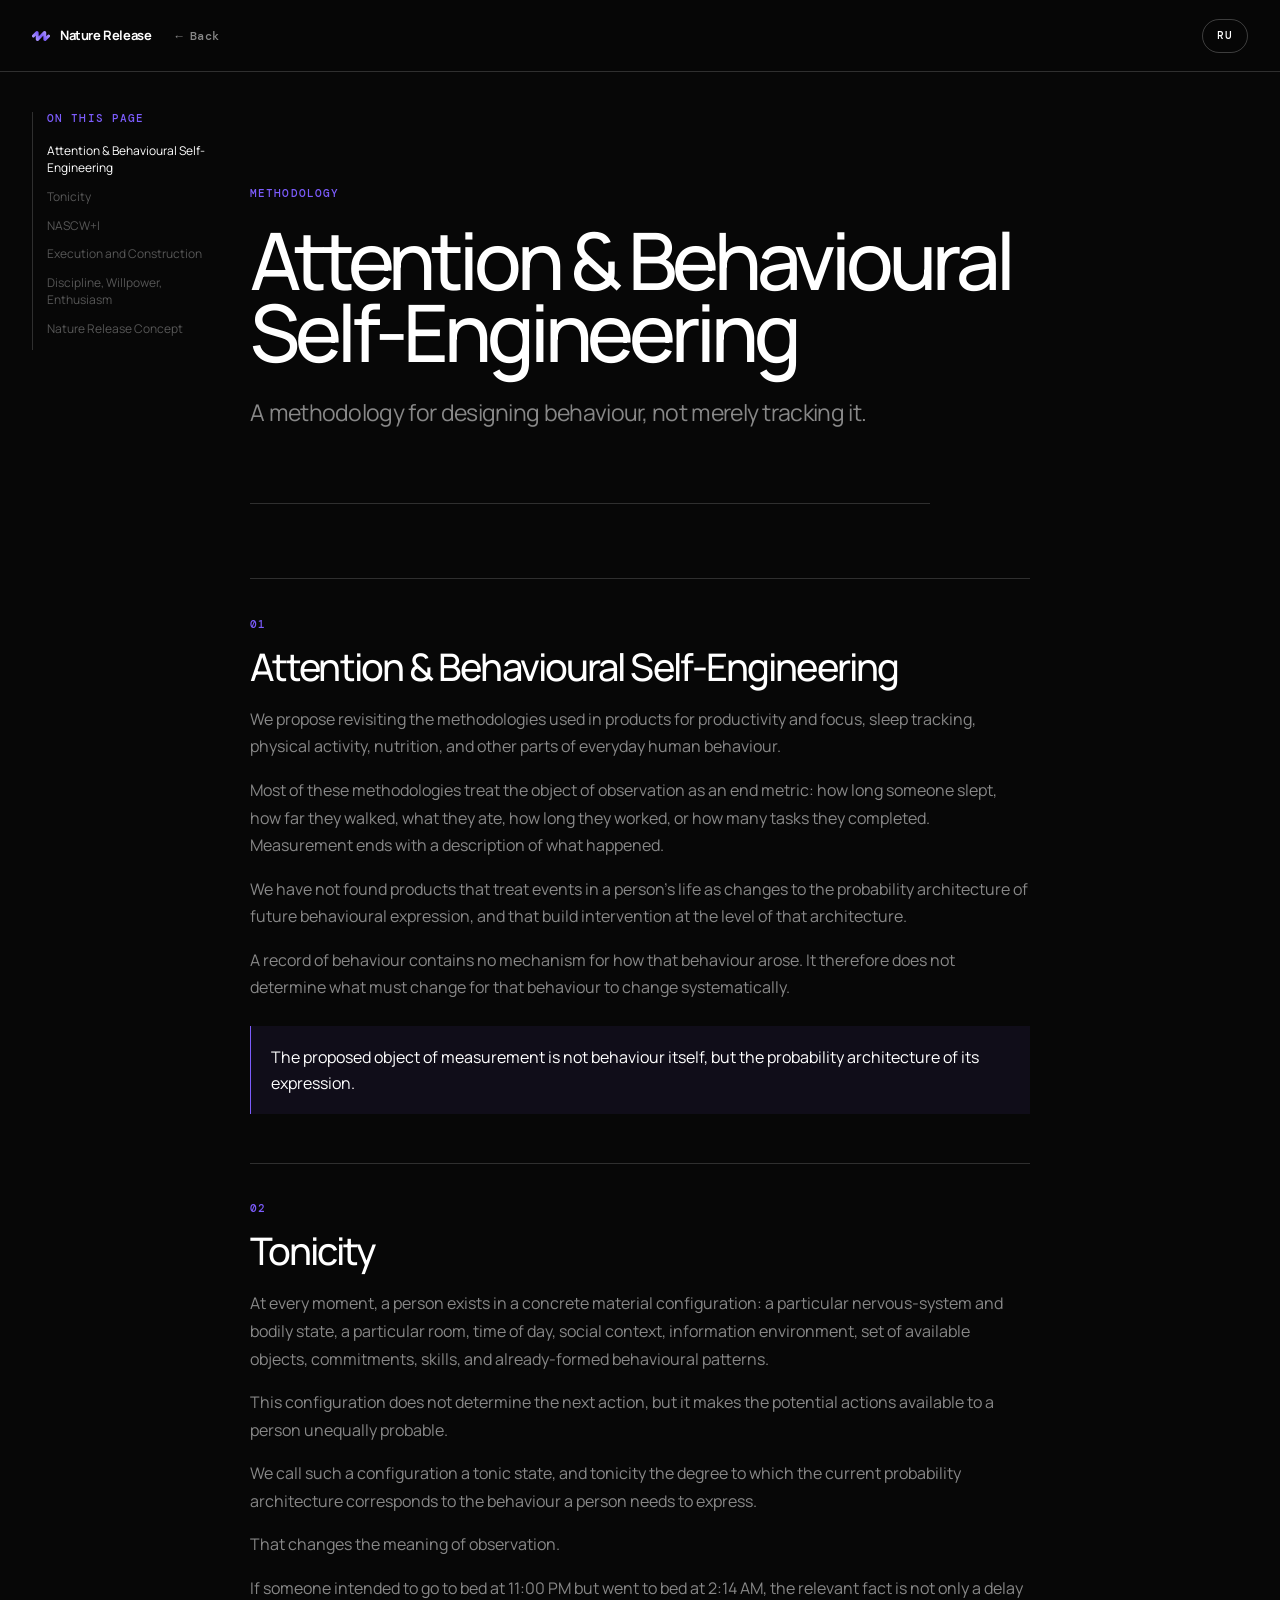
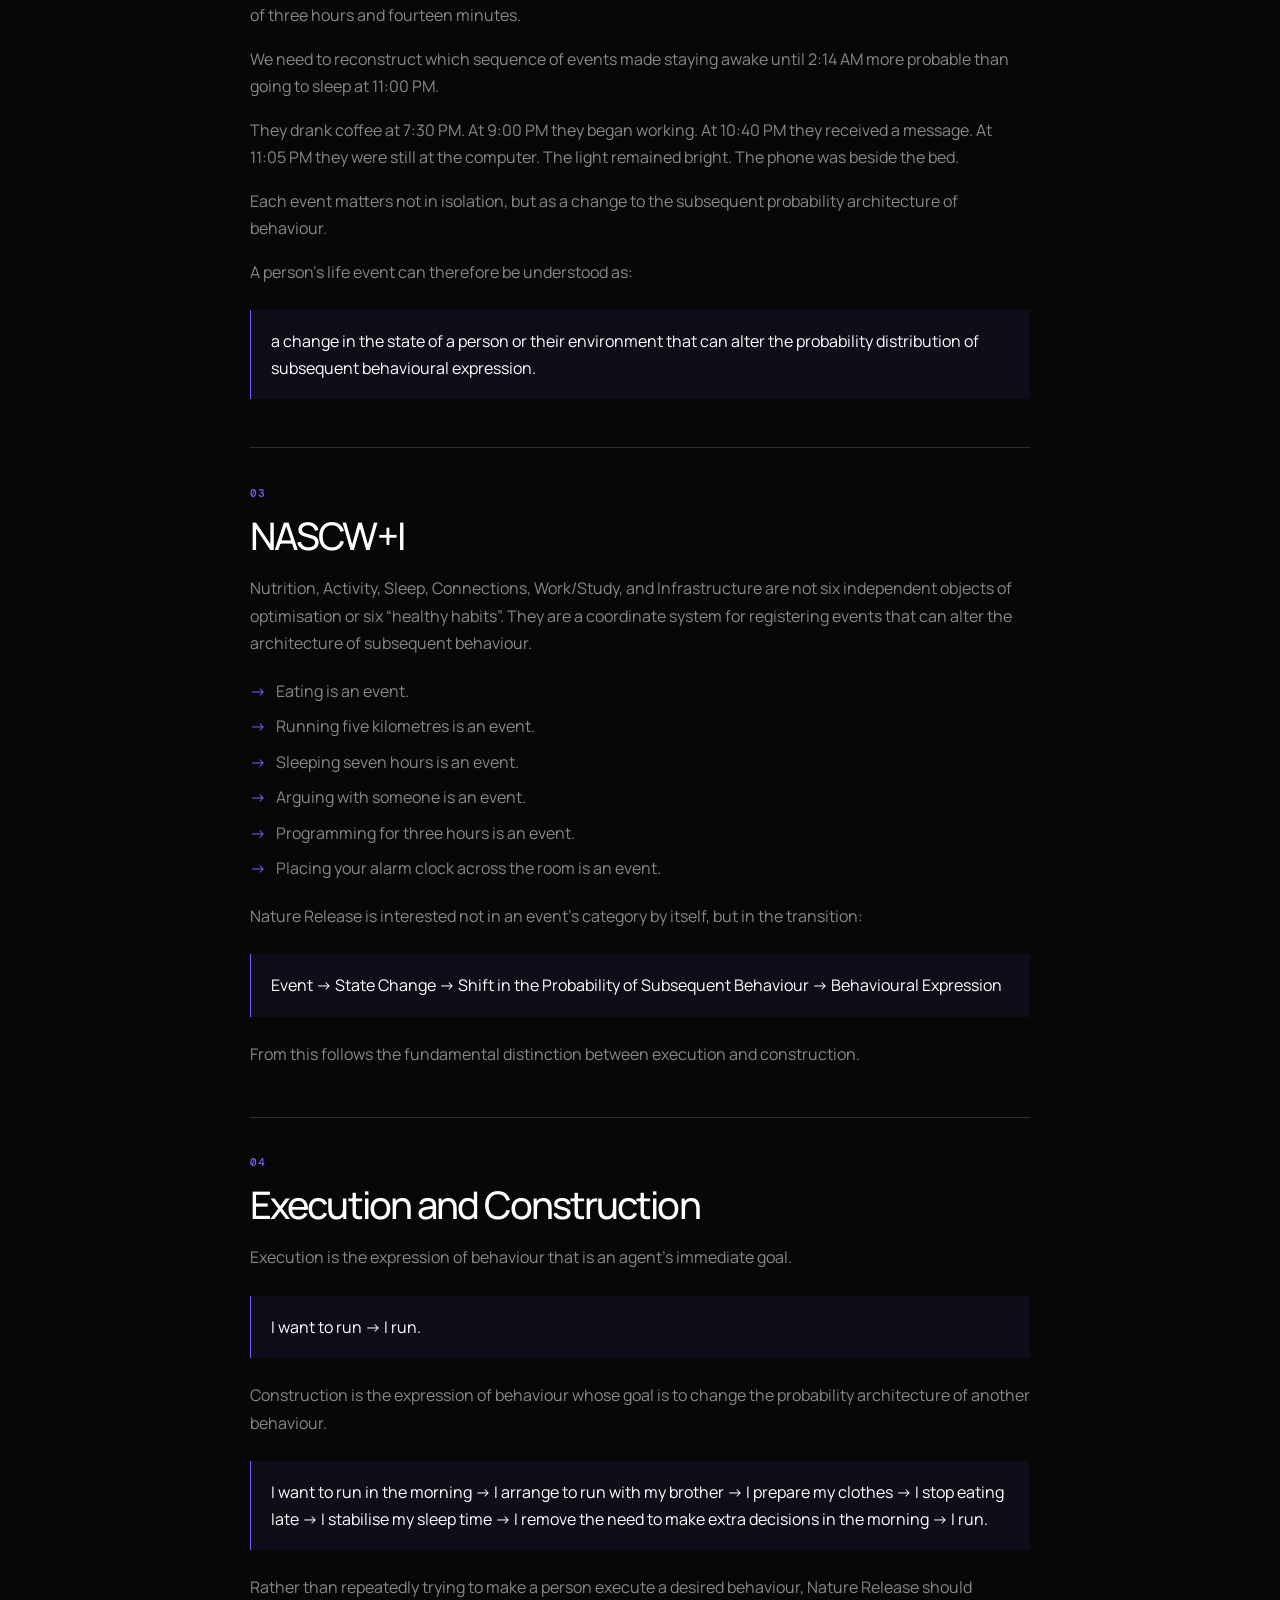
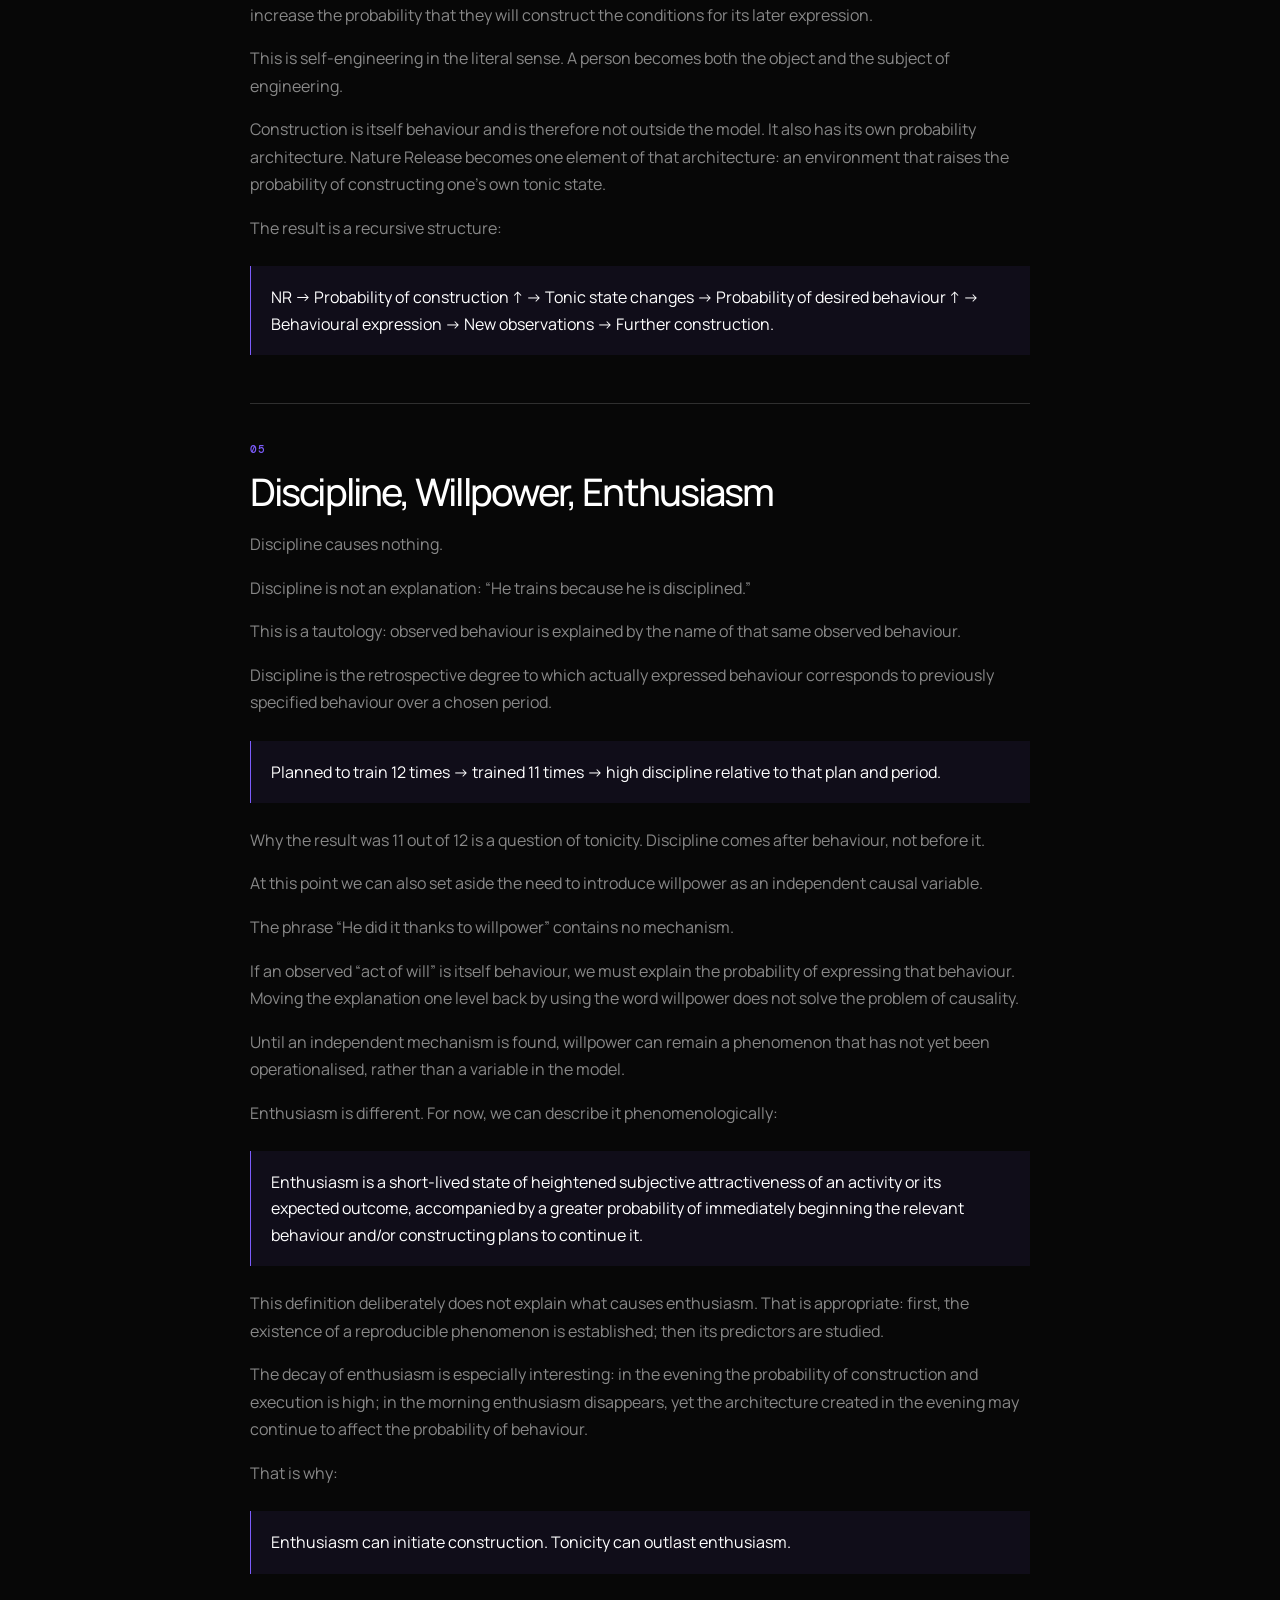
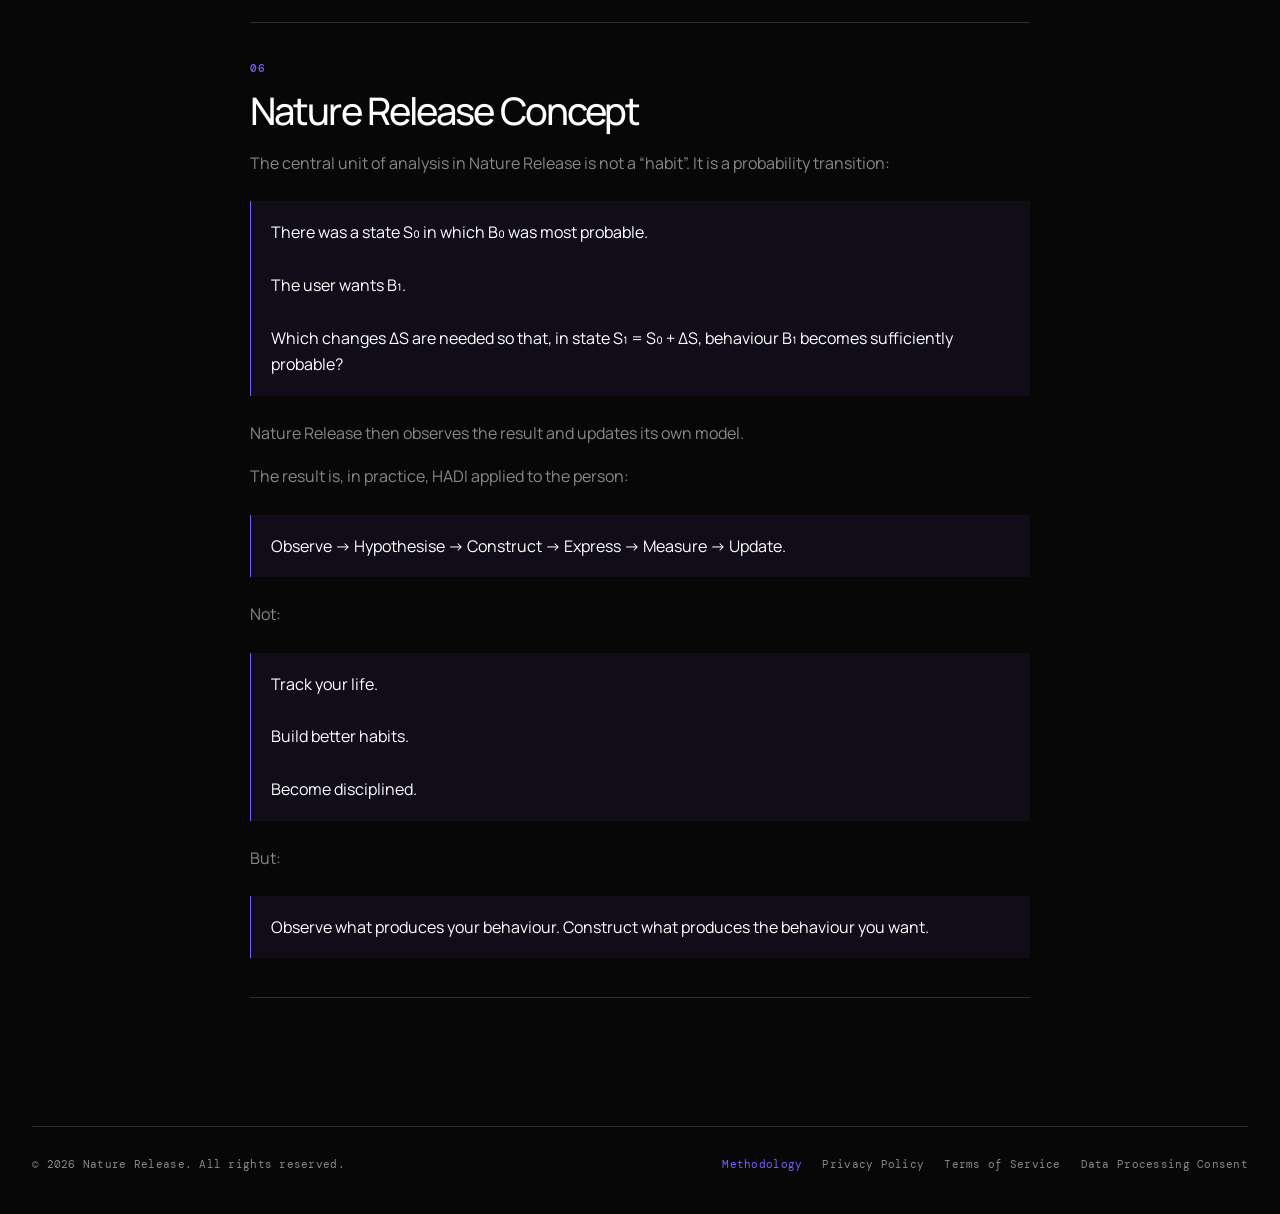
<file: methodology/index.html>
<!DOCTYPE html>
<html lang="en">
<head>
  <meta charset="UTF-8">
  <meta name="viewport" content="width=device-width, initial-scale=1.0">
  <meta name="description" content="Nature Release methodology for understanding and designing the conditions from which behaviour emerges.">
  <meta property="og:type" content="website">
  <meta property="og:site_name" content="Nature Release">
  <meta property="og:title" content="Nature Release — Methodology">
  <meta property="og:description" content="A methodology for understanding and designing the conditions from which behaviour emerges.">
  <meta property="og:image" content="https://naturerelease.com/assets/icons/nature-release/white-signal.png?v=og-v1">
  <meta property="og:image:width" content="1000">
  <meta property="og:image:height" content="1000">
  <meta name="twitter:card" content="summary">
  <meta name="twitter:image" content="https://naturerelease.com/assets/icons/nature-release/white-signal.png?v=og-v1">
  <title>Nature Release — Methodology</title>
  <link rel="icon" type="image/png" sizes="512x512" href="../assets/icons/nature-release/white-signal.png?v=favicon-v1">
  <link rel="shortcut icon" href="../assets/icons/nature-release/white-signal.png?v=favicon-v1">
  <link rel="stylesheet" href="../assets/styles/tokens.css?v=signal-v2">
  <link rel="preconnect" href="https://fonts.googleapis.com">
  <link rel="preconnect" href="https://fonts.gstatic.com" crossorigin>
  <link href="https://fonts.googleapis.com/css2?family=DM+Mono:wght@400;500&family=Manrope:wght@400;500;600;700&display=swap" rel="stylesheet">
  <style>
    *, *::before, *::after { box-sizing: border-box; margin: 0; padding: 0; }
    :root { --dark: var(--dark-grey); --line: var(--grey); --muted: var(--light-grey); }
    html { scroll-behavior: smooth; }
    body { background: var(--black); color: var(--white); font-family: Inter, sans-serif; -webkit-font-smoothing: antialiased; }
    .header { position: sticky; top: 0; z-index: 10; display: flex; justify-content: space-between; align-items: center; gap: 24px; padding: 16px 40px; border-bottom: 1px solid var(--line); background: var(--black-88); backdrop-filter: blur(20px); }
    .header__left { display: flex; align-items: center; gap: 24px; }
    .logo { color: var(--white); text-decoration: none; font-size: 16px; font-weight: 700; letter-spacing: -.02em; }
    .back { color: var(--muted); text-decoration: none; font-size: 13px; font-weight: 500; transition: color .2s; }
    .language-toggle { height: 34px; padding: 0 13px; border: 1px solid var(--white-18); border-radius: 100px; background: transparent; color: var(--white-78); cursor: pointer; font: 600 11px Inter, sans-serif; letter-spacing: .08em; transition: border-color .2s, background .2s; }
    .language-toggle:hover { border-color: var(--white-42); background: var(--white-06); }
    .back:hover, .toc a:hover, .footer a:hover { color: var(--white); }
    .document { width: min(1120px, calc(100% - 80px)); margin: 0 auto; padding: 72px 0 104px; display: grid; grid-template-columns: 190px minmax(0, 760px); justify-content: space-between; gap: 64px; }
    .toc { position: sticky; top: 88px; align-self: start; border-left: 1px solid var(--line); padding-left: 18px; }
    .toc__label, .eyebrow, .section__number { color: var(--purple); font-size: 11px; font-weight: 600; letter-spacing: .14em; text-transform: uppercase; }
    .toc__label { margin-bottom: 14px; }
    .toc a { display: block; color: var(--muted); text-decoration: none; font-size: 12px; line-height: 1.45; margin: 10px 0; transition: color .2s; }
    .eyebrow { margin-bottom: 18px; }
    h1 { max-width: 700px; font-size: clamp(40px, 5vw, 60px); letter-spacing: -.045em; line-height: 1.04; }
    .lede { max-width: 620px; margin: 22px 0 52px; padding-bottom: 48px; border-bottom: 1px solid var(--line); color: var(--muted); font-size: 18px; line-height: 1.65; }
    .sections { display: grid; gap: 10px; }
    .section { padding: 34px 36px 38px; border: 1px solid var(--line); border-radius: 16px; background: var(--dark); scroll-margin-top: 90px; }
    .section__number { margin-bottom: 10px; }
    h2 { margin-bottom: 22px; font-size: 21px; letter-spacing: -.02em; line-height: 1.25; }
    p { color: var(--light-grey); font-size: 15px; line-height: 1.78; margin: 0 0 14px; }
    p:last-child { margin-bottom: 0; }
    .statements { display: grid; gap: 3px; margin: 18px 0; }
    .statement { color: var(--light-grey); font-size: 15px; line-height: 1.7; }
    blockquote { margin: 20px 0; padding: 15px 18px; border-left: 2px solid var(--purple); background: var(--sleep-07); color: var(--white); font-size: 15px; line-height: 1.68; }
    blockquote:last-child { margin-bottom: 0; }
    .footer { display: flex; justify-content: space-between; align-items: center; gap: 20px; flex-wrap: wrap; padding: 32px 40px; border-top: 1px solid var(--line); }
    .footer__copy, .footer a { color: var(--muted); font-size: 13px; }
    .footer__links { display: flex; gap: 24px; flex-wrap: wrap; }
    .footer a { text-decoration: none; transition: color .2s; }
    .footer a.current { color: var(--purple); }
    .lang-content[hidden] { display: none; }
    @media (max-width: 800px) { .document { grid-template-columns: 1fr; gap: 40px; } .toc { position: static; display: none; } }
    @media (max-width: 640px) { .header, .footer { padding-left: 20px; padding-right: 20px; } .document { width: min(100% - 40px, 760px); padding: 48px 0 64px; } .section { padding: 24px 20px 28px; } .lede { font-size: 16px; padding-bottom: 36px; margin-bottom: 36px; } .footer { align-items: flex-start; flex-direction: column; } .footer__links { gap: 14px 20px; } }
  </style>
  <link rel="stylesheet" href="../assets/styles/documents.css?v=identity-v1">
</head>
<body>
  <header class="header">
    <div class="header__left">
      <a class="logo" href="../">Nature Release</a>
      <a class="back" href="../" id="backLink">← Back</a>
    </div>
    <button class="language-toggle" id="languageToggle" type="button" aria-label="Switch to Russian" aria-pressed="false">RU</button>
  </header>

  <main class="document lang-content" data-language="en">
    <aside class="toc" aria-label="On this page">
      <div class="toc__label">On this page</div>
      <a href="#attention">Attention &amp; Behavioural Self-Engineering</a>
      <a href="#tonicity">Tonicity</a>
      <a href="#nascwi">NASCW+I</a>
      <a href="#execution">Execution and Construction</a>
      <a href="#discipline">Discipline, Willpower, Enthusiasm</a>
      <a href="#model">Nature Release Concept</a>
    </aside>

    <article>
      <div class="eyebrow">Methodology</div>
      <h1>Attention &amp; Behavioural Self-Engineering</h1>
      <p class="lede">A methodology for designing behaviour, not merely tracking it.</p>

      <div class="sections">
        <section class="section" id="attention">
          <div class="section__number">01</div>
          <h2>Attention &amp; Behavioural Self-Engineering</h2>
          <p>We propose revisiting the methodologies used in products for productivity and focus, sleep tracking, physical activity, nutrition, and other parts of everyday human behaviour.</p>
          <p>Most of these methodologies treat the object of observation as an end metric: how long someone slept, how far they walked, what they ate, how long they worked, or how many tasks they completed. Measurement ends with a description of what happened.</p>
          <p>We have not found products that treat events in a person’s life as changes to the probability architecture of future behavioural expression, and that build intervention at the level of that architecture.</p>
          <p>A record of behaviour contains no mechanism for how that behaviour arose. It therefore does not determine what must change for that behaviour to change systematically.</p>
          <blockquote>The proposed object of measurement is not behaviour itself, but the probability architecture of its expression.</blockquote>
        </section>

        <section class="section" id="tonicity">
          <div class="section__number">02</div>
          <h2>Tonicity</h2>
          <p>At every moment, a person exists in a concrete material configuration: a particular nervous-system and bodily state, a particular room, time of day, social context, information environment, set of available objects, commitments, skills, and already-formed behavioural patterns.</p>
          <p>This configuration does not determine the next action, but it makes the potential actions available to a person unequally probable.</p>
          <p>We call such a configuration a tonic state, and tonicity the degree to which the current probability architecture corresponds to the behaviour a person needs to express.</p>
          <p>That changes the meaning of observation.</p>
          <p>If someone intended to go to bed at 11:00 PM but went to bed at 2:14 AM, the relevant fact is not only a delay of three hours and fourteen minutes.</p>
          <p>We need to reconstruct which sequence of events made staying awake until 2:14 AM more probable than going to sleep at 11:00 PM.</p>
          <p>They drank coffee at 7:30 PM. At 9:00 PM they began working. At 10:40 PM they received a message. At 11:05 PM they were still at the computer. The light remained bright. The phone was beside the bed.</p>
          <p>Each event matters not in isolation, but as a change to the subsequent probability architecture of behaviour.</p>
          <p>A person’s life event can therefore be understood as:</p>
          <blockquote>a change in the state of a person or their environment that can alter the probability distribution of subsequent behavioural expression.</blockquote>
        </section>

        <section class="section" id="nascwi">
          <div class="section__number">03</div>
          <h2>NASCW+I</h2>
          <p>Nutrition, Activity, Sleep, Connections, Work/Study, and Infrastructure are not six independent objects of optimisation or six “healthy habits”. They are a coordinate system for registering events that can alter the architecture of subsequent behaviour.</p>
          <div class="statements"><div class="statement">Eating is an event.</div><div class="statement">Running five kilometres is an event.</div><div class="statement">Sleeping seven hours is an event.</div><div class="statement">Arguing with someone is an event.</div><div class="statement">Programming for three hours is an event.</div><div class="statement">Placing your alarm clock across the room is an event.</div></div>
          <p>Nature Release is interested not in an event’s category by itself, but in the transition:</p>
          <blockquote>Event → State Change → Shift in the Probability of Subsequent Behaviour → Behavioural Expression</blockquote>
          <p>From this follows the fundamental distinction between execution and construction.</p>
        </section>

        <section class="section" id="execution">
          <div class="section__number">04</div>
          <h2>Execution and Construction</h2>
          <p>Execution is the expression of behaviour that is an agent’s immediate goal.</p>
          <blockquote>I want to run → I run.</blockquote>
          <p>Construction is the expression of behaviour whose goal is to change the probability architecture of another behaviour.</p>
          <blockquote>I want to run in the morning → I arrange to run with my brother → I prepare my clothes → I stop eating late → I stabilise my sleep time → I remove the need to make extra decisions in the morning → I run.</blockquote>
          <p>Rather than repeatedly trying to make a person execute a desired behaviour, Nature Release should increase the probability that they will construct the conditions for its later expression.</p>
          <p>This is self-engineering in the literal sense. A person becomes both the object and the subject of engineering.</p>
          <p>Construction is itself behaviour and is therefore not outside the model. It also has its own probability architecture. Nature Release becomes one element of that architecture: an environment that raises the probability of constructing one’s own tonic state.</p>
          <p>The result is a recursive structure:</p>
          <blockquote>NR → Probability of construction ↑ → Tonic state changes → Probability of desired behaviour ↑ → Behavioural expression → New observations → Further construction.</blockquote>
        </section>

        <section class="section" id="discipline">
          <div class="section__number">05</div>
          <h2>Discipline, Willpower, Enthusiasm</h2>
          <p>Discipline causes nothing.</p>
          <p>Discipline is not an explanation: “He trains because he is disciplined.”</p>
          <p>This is a tautology: observed behaviour is explained by the name of that same observed behaviour.</p>
          <p>Discipline is the retrospective degree to which actually expressed behaviour corresponds to previously specified behaviour over a chosen period.</p>
          <blockquote>Planned to train 12 times → trained 11 times → high discipline relative to that plan and period.</blockquote>
          <p>Why the result was 11 out of 12 is a question of tonicity. Discipline comes after behaviour, not before it.</p>
          <p>At this point we can also set aside the need to introduce willpower as an independent causal variable.</p>
          <p>The phrase “He did it thanks to willpower” contains no mechanism.</p>
          <p>If an observed “act of will” is itself behaviour, we must explain the probability of expressing that behaviour. Moving the explanation one level back by using the word willpower does not solve the problem of causality.</p>
          <p>Until an independent mechanism is found, willpower can remain a phenomenon that has not yet been operationalised, rather than a variable in the model.</p>
          <p>Enthusiasm is different. For now, we can describe it phenomenologically:</p>
          <blockquote>Enthusiasm is a short-lived state of heightened subjective attractiveness of an activity or its expected outcome, accompanied by a greater probability of immediately beginning the relevant behaviour and/or constructing plans to continue it.</blockquote>
          <p>This definition deliberately does not explain what causes enthusiasm. That is appropriate: first, the existence of a reproducible phenomenon is established; then its predictors are studied.</p>
          <p>The decay of enthusiasm is especially interesting: in the evening the probability of construction and execution is high; in the morning enthusiasm disappears, yet the architecture created in the evening may continue to affect the probability of behaviour.</p>
          <p>That is why:</p>
          <blockquote>Enthusiasm can initiate construction. Tonicity can outlast enthusiasm.</blockquote>
        </section>

        <section class="section" id="model">
          <div class="section__number">06</div>
          <h2>Nature Release Concept</h2>
          <p>The central unit of analysis in Nature Release is not a “habit”. It is a probability transition:</p>
          <blockquote>There was a state S₀ in which B₀ was most probable.<br><br>The user wants B₁.<br><br>Which changes ΔS are needed so that, in state S₁ = S₀ + ΔS, behaviour B₁ becomes sufficiently probable?</blockquote>
          <p>Nature Release then observes the result and updates its own model.</p>
          <p>The result is, in practice, HADI applied to the person:</p>
          <blockquote>Observe → Hypothesise → Construct → Express → Measure → Update.</blockquote>
          <p>Not:</p>
          <blockquote>Track your life.<br><br>Build better habits.<br><br>Become disciplined.</blockquote>
          <p>But:</p>
          <blockquote>Observe what produces your behaviour. Construct what produces the behaviour you want.</blockquote>
        </section>
      </div>
    </article>
  </main>

  <main class="document lang-content" data-language="ru" hidden>
    <aside class="toc" aria-label="Содержание">
      <div class="toc__label">Содержание</div>
      <a href="#ru-attention">Attention &amp; Behavioural Self-Engineering Methodology</a>
      <a href="#ru-tonicity">Тоника</a>
      <a href="#ru-nascwi">NASCW+I</a>
      <a href="#ru-execution">Исполнение — конструирование</a>
      <a href="#ru-discipline">Дисциплина, воля, энтузиазм</a>
      <a href="#ru-model">Nature Release Concept</a>
    </aside>

    <article>
      <div class="eyebrow">Методология</div>
      <h1>Attention &amp; Behavioural Self-Engineering Methodology</h1>
      <p class="lede">Методология для проектирования поведения, а не только его трекинга.</p>

      <div class="sections">
        <section class="section" id="ru-attention">
          <div class="section__number">01</div>
          <h2>Attention &amp; Behavioural Self-Engineering Methodology</h2>
          <p>Предлагается пересмотреть существующие методологии, используемые в приложениях для продуктивности и фокуса, трекинга сна, физической активности, питания и других составляющих повседневного поведения человека.</p>
          <p>Большинство таких методологий рассматривает объект наблюдения как конечную величину: сколько пользователь спал, сколько прошёл, что съел, сколько времени работал, сколько задач выполнил. Измерение заканчивается описанием произошедшего.</p>
          <p>Нам не удалось обнаружить решений, рассматривающих события жизни пользователя как изменения архитектуры вероятностей последующей экспрессии поведения и строящих управление на уровне этой архитектуры.</p>
          <p>Регистрация факта поведения не содержит механизма его возникновения, а следовательно не определяет, что именно необходимо изменить для систематического изменения этого поведения.</p>
          <blockquote>Предлагаемый объект измерения — не само поведение, а архитектура вероятностей его экспрессии.</blockquote>
        </section>

        <section class="section" id="ru-tonicity">
          <div class="section__number">02</div>
          <h2>Тоника</h2>
          <p>Человек в каждый момент существует в конкретной материальной конфигурации: определённом состоянии нервной системы и организма, конкретном помещении, времени суток, социальном окружении, информационной среде, наборе доступных объектов, обязательств, навыков и уже сформированных паттернов поведения.</p>
          <p>Эта конфигурация не детерминирует следующее действие, но делает множество потенциально доступных действий неравновероятными.</p>
          <p>Будем называть такую конфигурацию тоническим состоянием, а тоникой — характеристику соответствия текущего состояния архитектуры вероятностей тому поведению, экспрессия которого требуется.</p>
          <p>Отсюда меняется смысл наблюдения.</p>
          <p>Если пользователь собирался лечь в 23:00, но лёг в 02:14, интерес представляет не только отклонение +3:14.</p>
          <p>Необходимо восстановить, какая последовательность событий сделала бодрствование до 02:14 более вероятным поведением, чем отход ко сну в 23:00.</p>
          <p>Пользователь выпил кофе в 19:30. В 21:00 начал работать. В 22:40 получил сообщение. В 23:05 продолжал находиться за компьютером. Освещение оставалось ярким. Телефон находился рядом с кроватью.</p>
          <p>Каждое такое событие интересно не само по себе, а как изменение последующей архитектуры вероятностей поведения.</p>
          <p>Следовательно, событие жизни пользователя предлагается рассматривать как:</p>
          <blockquote>изменение состояния пользователя или его среды, способное изменить распределение вероятностей последующей экспрессии поведения.</blockquote>
        </section>

        <section class="section" id="ru-nascwi">
          <div class="section__number">03</div>
          <h2>NASCW+I</h2>
          <p>Nutrition, Activity, Sleep, Connections, Work/Study + Infrastructure — не шесть независимых объектов оптимизации и не шесть «здоровых привычек». Это система координат для регистрации событий, способных изменять архитектуру последующего поведения.</p>
          <div class="statements"><div class="statement">Поесть — событие.</div><div class="statement">Пробежать пять километров — событие.</div><div class="statement">Поспать семь часов — событие.</div><div class="statement">Поссориться с человеком — событие.</div><div class="statement">Три часа программировать — событие.</div><div class="statement">Поставить будильник на другой конец комнаты — событие.</div></div>
          <p>Nature Release интересует не принадлежность события категории сама по себе, а переход:</p>
          <blockquote>событие → изменение состояния → изменение вероятностей последующего поведения → экспрессированное поведение.</blockquote>
          <p>Отсюда возникает принципиальное отличие исполнения от конструирования.</p>
        </section>

        <section class="section" id="ru-execution">
          <div class="section__number">04</div>
          <h2>Исполнение — конструирование</h2>
          <p>Исполнение — экспрессия поведения, являющегося непосредственной целью агента.</p>
          <blockquote>Хочу бегать → побежал.</blockquote>
          <p>Конструирование — экспрессия поведения, целью которого является изменение архитектуры вероятностей другого поведения.</p>
          <blockquote>Хочу бегать утром → договорился бегать с братом → приготовил одежду → перестал есть поздно вечером → стабилизировал время сна → убрал необходимость принимать утром дополнительные решения → побежал.</blockquote>
          <p>Следовательно, вместо постоянной попытки заставить пользователя исполнять желаемое поведение, Nature Release должен повышать вероятность того, что пользователь будет конструировать условия его последующей экспрессии.</p>
          <p>Это self-engineering в буквальном смысле. Человек становится одновременно объектом и субъектом инженерного воздействия.</p>
          <p>При этом конструирование само является поведением и поэтому не выводится за пределы модели. У него также существует собственная архитектура вероятностей. Nature Release становится одним из элементов этой архитектуры: средой, повышающей вероятность поведения по конструированию собственного тонического состояния.</p>
          <p>Получается рекурсивная конструкция:</p>
          <blockquote>NR → вероятность конструирования ↑ → изменение тонического состояния → вероятность желаемого поведения ↑ → экспрессия поведения → новые наблюдения → последующее конструирование.</blockquote>
        </section>

        <section class="section" id="ru-discipline">
          <div class="section__number">05</div>
          <h2>Дисциплина, воля, энтузиазм</h2>
          <p>Дисциплина ничего не вызывает.</p>
          <p>Дисциплина не является объяснением: «Он тренируется потому, что дисциплинированный».</p>
          <p>Это тавтология, в которой наблюдаемое поведение объясняется названием этого же наблюдаемого поведения.</p>
          <p>Дисциплина — ретроспективная степень соответствия фактически экспрессированного поведения предварительно заданному поведению за выбранный период.</p>
          <blockquote>Планировал тренироваться 12 раз → тренировался 11 → высокая дисциплина относительно этого плана и периода.</blockquote>
          <p>Почему получилось 11/12 — вопрос тоники. Поэтому дисциплина находится после поведения, а не перед ним.</p>
          <p>И здесь же можно пока отказаться от необходимости вводить волю как самостоятельную причинную переменную.</p>
          <p>Фраза: «Он сделал это благодаря силе воли» не содержит механизма.</p>
          <p>Если наблюдаемое «волевое усилие» само является поведением, необходимо объяснить вероятность экспрессии уже этого поведения. Перенос объяснения ещё на один уровень словом «воля» проблему причинности не решает.</p>
          <p>Поэтому до обнаружения самостоятельного механизма воля может оставаться неоперационализированным феноменом, а не переменной модели.</p>
          <p>С энтузиазмом ситуация другая. Его пока можно зафиксировать феноменологически:</p>
          <blockquote>Энтузиазм — кратковременное состояние повышенной субъективной привлекательности некоторой деятельности или её ожидаемого результата, сопровождающееся повышением вероятности немедленного начала соответствующего поведения и/или конструирования планов его продолжения.</blockquote>
          <p>Причинность возникновения энтузиазма этим определением намеренно не объясняется. И это нормально. Сначала фиксируется существование воспроизводимого феномена. Затем исследуются его предикторы.</p>
          <p>Особенно интересен распад энтузиазма: вечером вероятность конструирования и исполнения высока, утром энтузиазм исчезает, однако созданная вечером архитектура может продолжать воздействовать на вероятность поведения.</p>
          <p>Именно поэтому:</p>
          <blockquote>Энтузиазм способен запустить конструирование. Тоника способна пережить энтузиазм.</blockquote>
        </section>

        <section class="section" id="ru-model">
          <div class="section__number">06</div>
          <h2>Nature Release Concept</h2>
          <p>А центральная единица анализа NR тогда вообще не «привычка». Это переход вероятностей:</p>
          <blockquote>Было состояние S₀, в котором наиболее вероятно B₀.<br><br>Пользователь хочет B₁.<br><br>Какие изменения ΔS необходимо внести, чтобы в состоянии S₁ = S₀ + ΔS поведение B₁ стало достаточно вероятным?</blockquote>
          <p>После этого Nature Release наблюдает результат и корректирует собственную модель.</p>
          <p>И получается практически HADI применительно к самому человеку:</p>
          <blockquote>Observe → Hypothesize → Construct → Express → Measure → Update.</blockquote>
          <p>Не:</p>
          <blockquote>Track your life.<br><br>Build better habits.<br><br>Become disciplined.</blockquote>
          <p>А:</p>
          <blockquote>Observe what produces your behaviour. Construct what produces the behaviour you want.</blockquote>
        </section>
      </div>
    </article>
  </main>

  <footer class="footer">
    <span class="footer__copy" id="footerCopy">© 2026 Nature Release. All rights reserved.</span>
    <div class="footer__links">
      <a class="current" href="./" id="footerMethodology">Methodology</a>
      <a href="../privacy-policy.html" id="footerPrivacy">Privacy Policy</a>
      <a href="../terms-of-service.html" id="footerTerms">Terms of Service</a>
      <a href="../data-processing-consent.html" id="footerConsent">Data Processing Consent</a>
    </div>
  </footer>
  <script src="../assets/scripts/documents.js"></script>
  <script>
    const languageToggle = document.getElementById('languageToggle');
    const contentByLanguage = document.querySelectorAll('.lang-content');
    const localized = {
      en: { toggle: 'RU', toggleLabel: 'Switch to Russian', back: '← Back', title: 'Nature Release — Methodology', copy: '© 2026 Nature Release. All rights reserved.', methodology: 'Methodology', privacy: 'Privacy Policy', terms: 'Terms of Service', consent: 'Data Processing Consent' },
      ru: { toggle: 'EN', toggleLabel: 'Switch to English', back: '← Назад', title: 'Nature Release — Методология', copy: '© 2026 Nature Release. Все права защищены.', methodology: 'Методология', privacy: 'Политика конфиденциальности', terms: 'Условия использования', consent: 'Согласие на обработку данных' }
    };

    function setLanguage(language) {
      const text = localized[language];
      document.documentElement.lang = language;
      document.title = text.title;
      contentByLanguage.forEach((content) => { content.hidden = content.dataset.language !== language; });
      languageToggle.textContent = text.toggle;
      languageToggle.setAttribute('aria-label', text.toggleLabel);
      languageToggle.setAttribute('aria-pressed', String(language === 'ru'));
      document.getElementById('backLink').textContent = text.back;
      document.getElementById('footerCopy').textContent = text.copy;
      document.getElementById('footerMethodology').textContent = text.methodology;
      document.getElementById('footerPrivacy').textContent = text.privacy;
      document.getElementById('footerTerms').textContent = text.terms;
      document.getElementById('footerConsent').textContent = text.consent;
      localStorage.setItem('methodology-language', language);
      NatureReleaseDocuments.initialiseToc(document.querySelector('.lang-content:not([hidden])'));
    }

    const savedLanguage = localStorage.getItem('methodology-language');
    setLanguage(savedLanguage === 'ru' ? 'ru' : 'en');
    languageToggle.addEventListener('click', () => setLanguage(document.documentElement.lang === 'en' ? 'ru' : 'en'));
  </script>
</body>
</html>
</file>
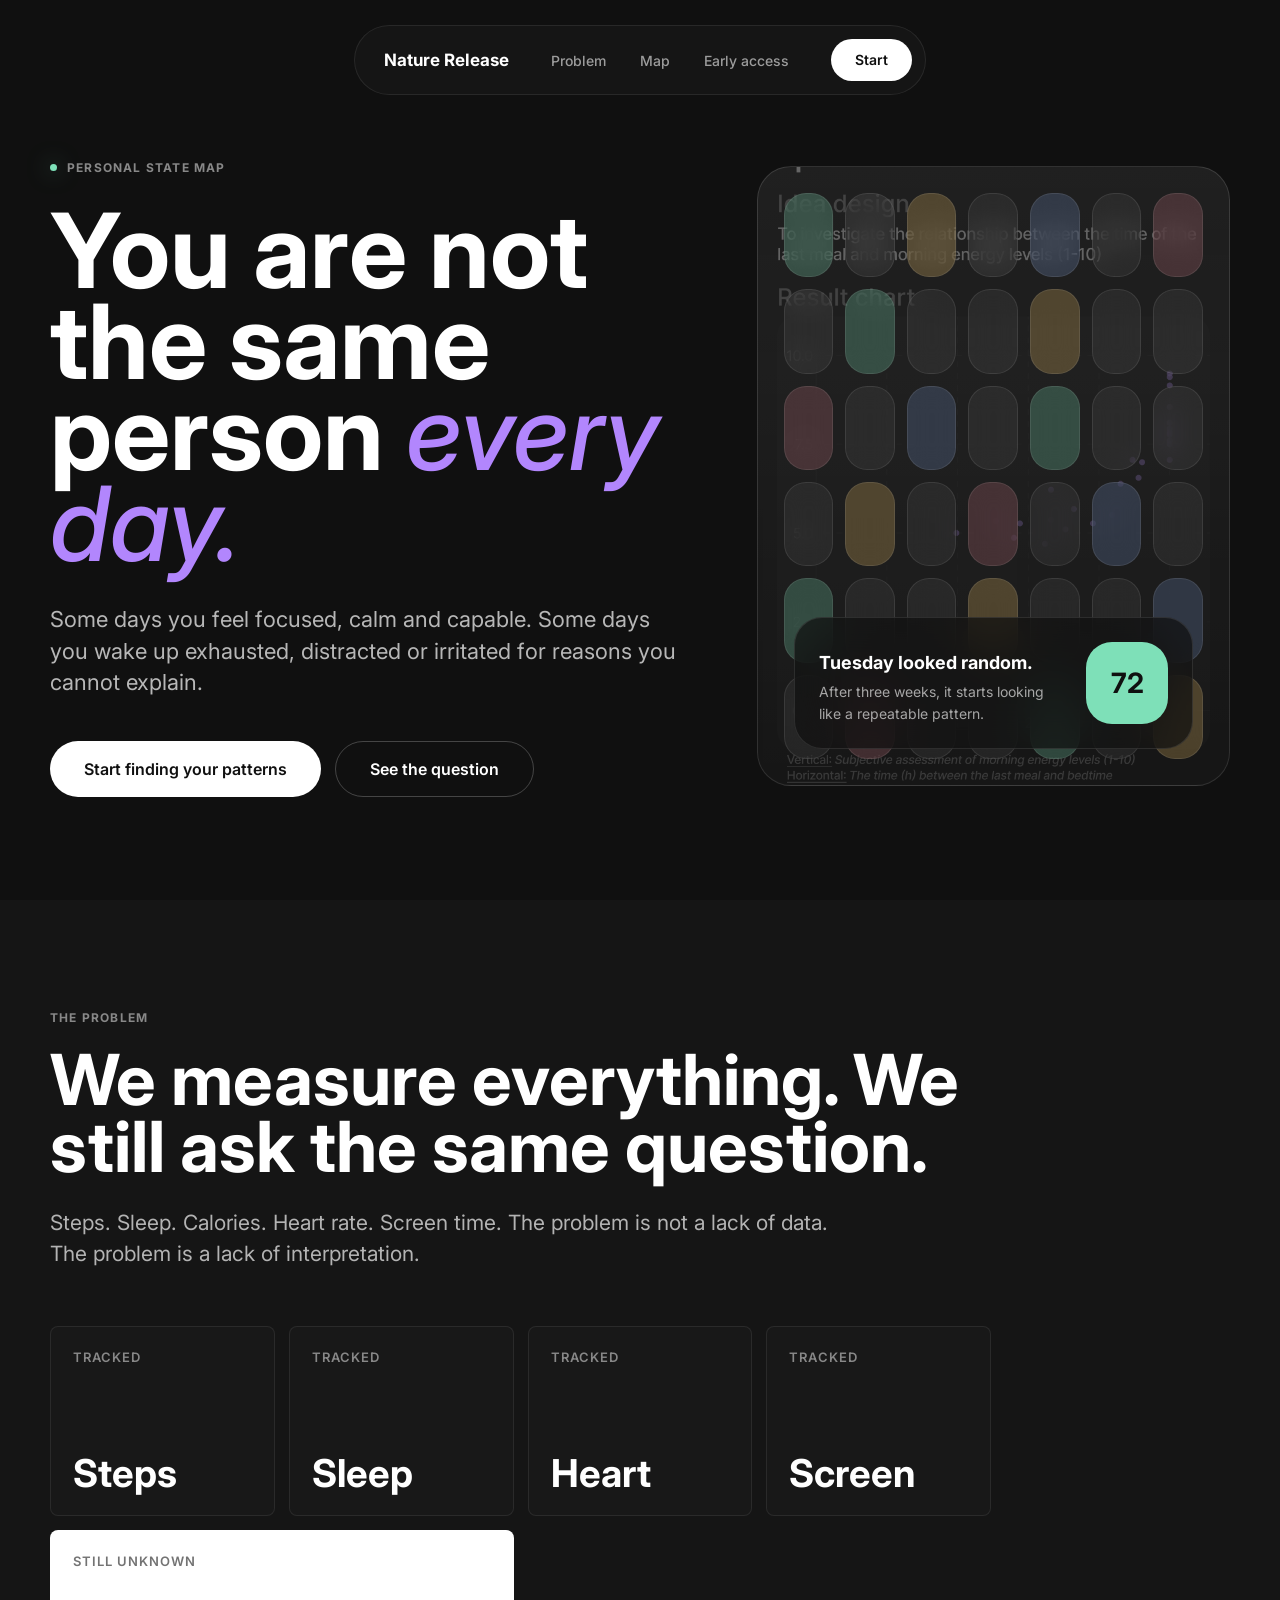
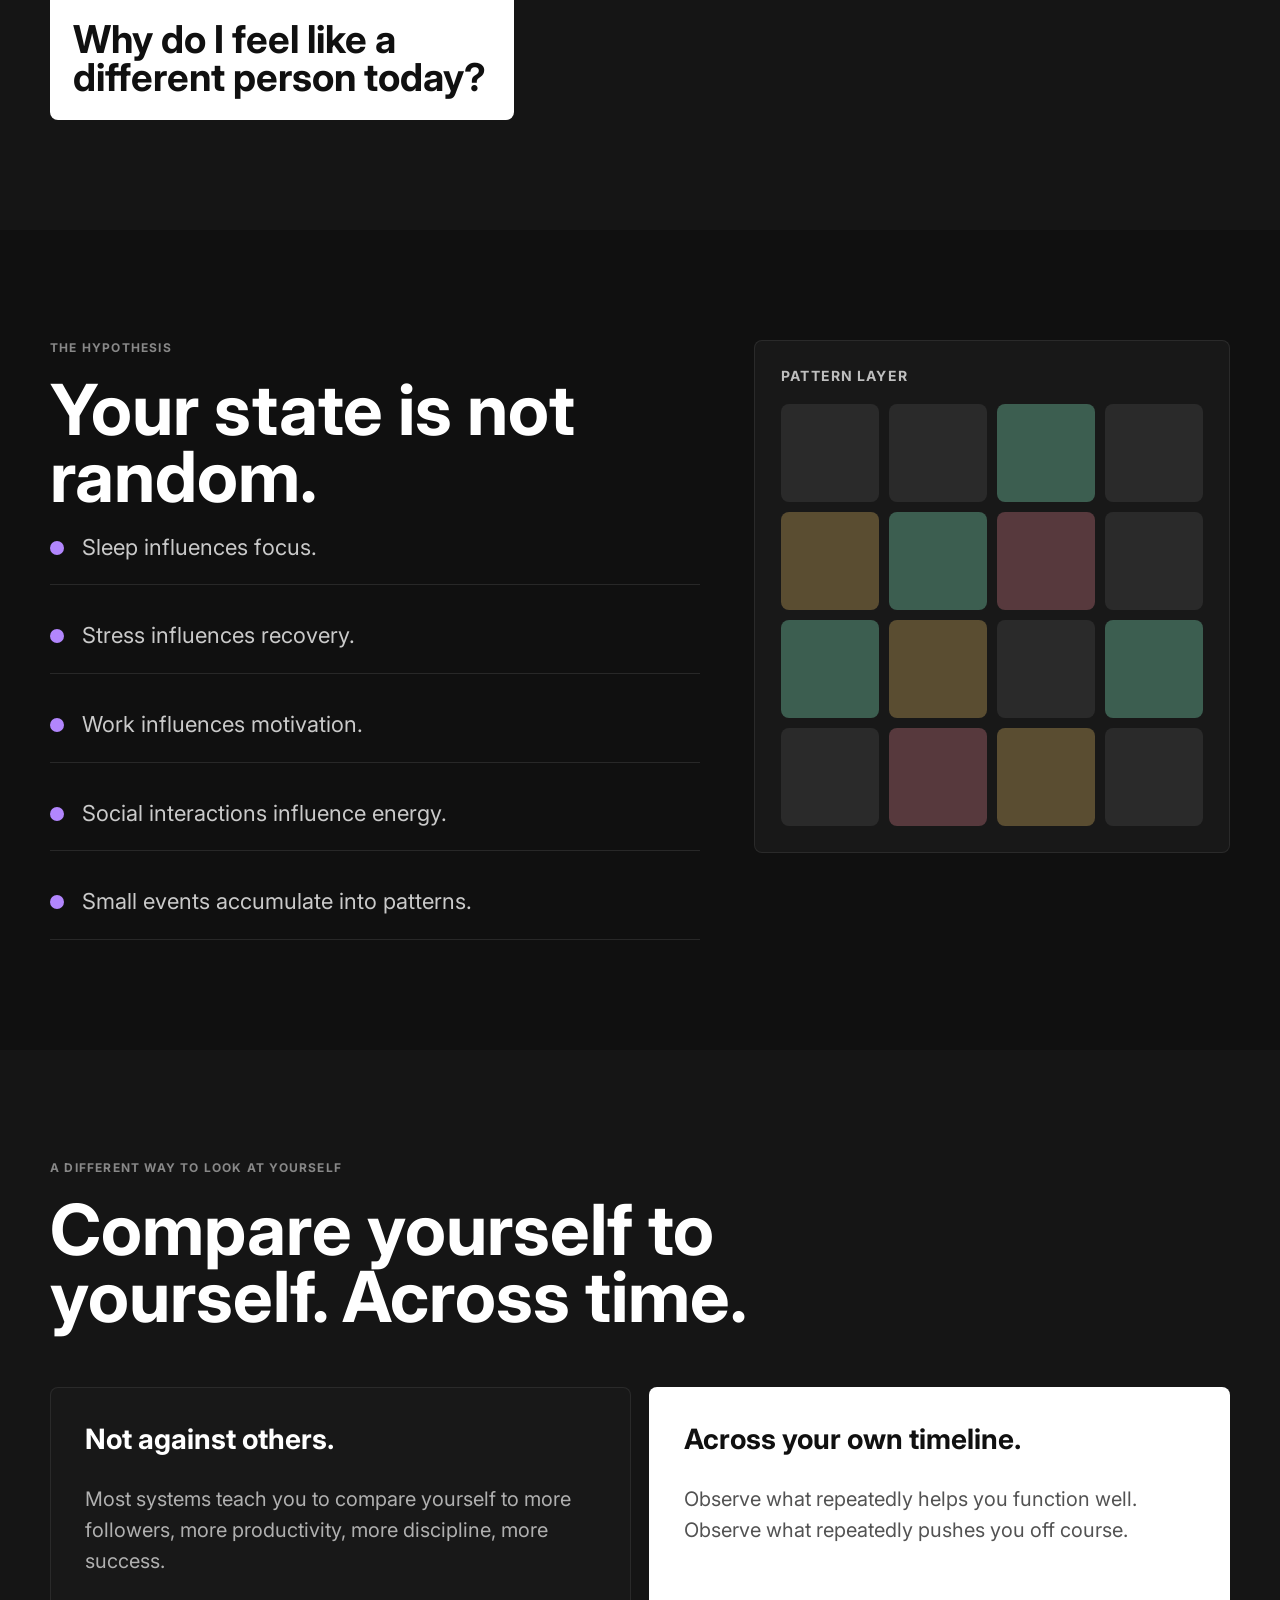
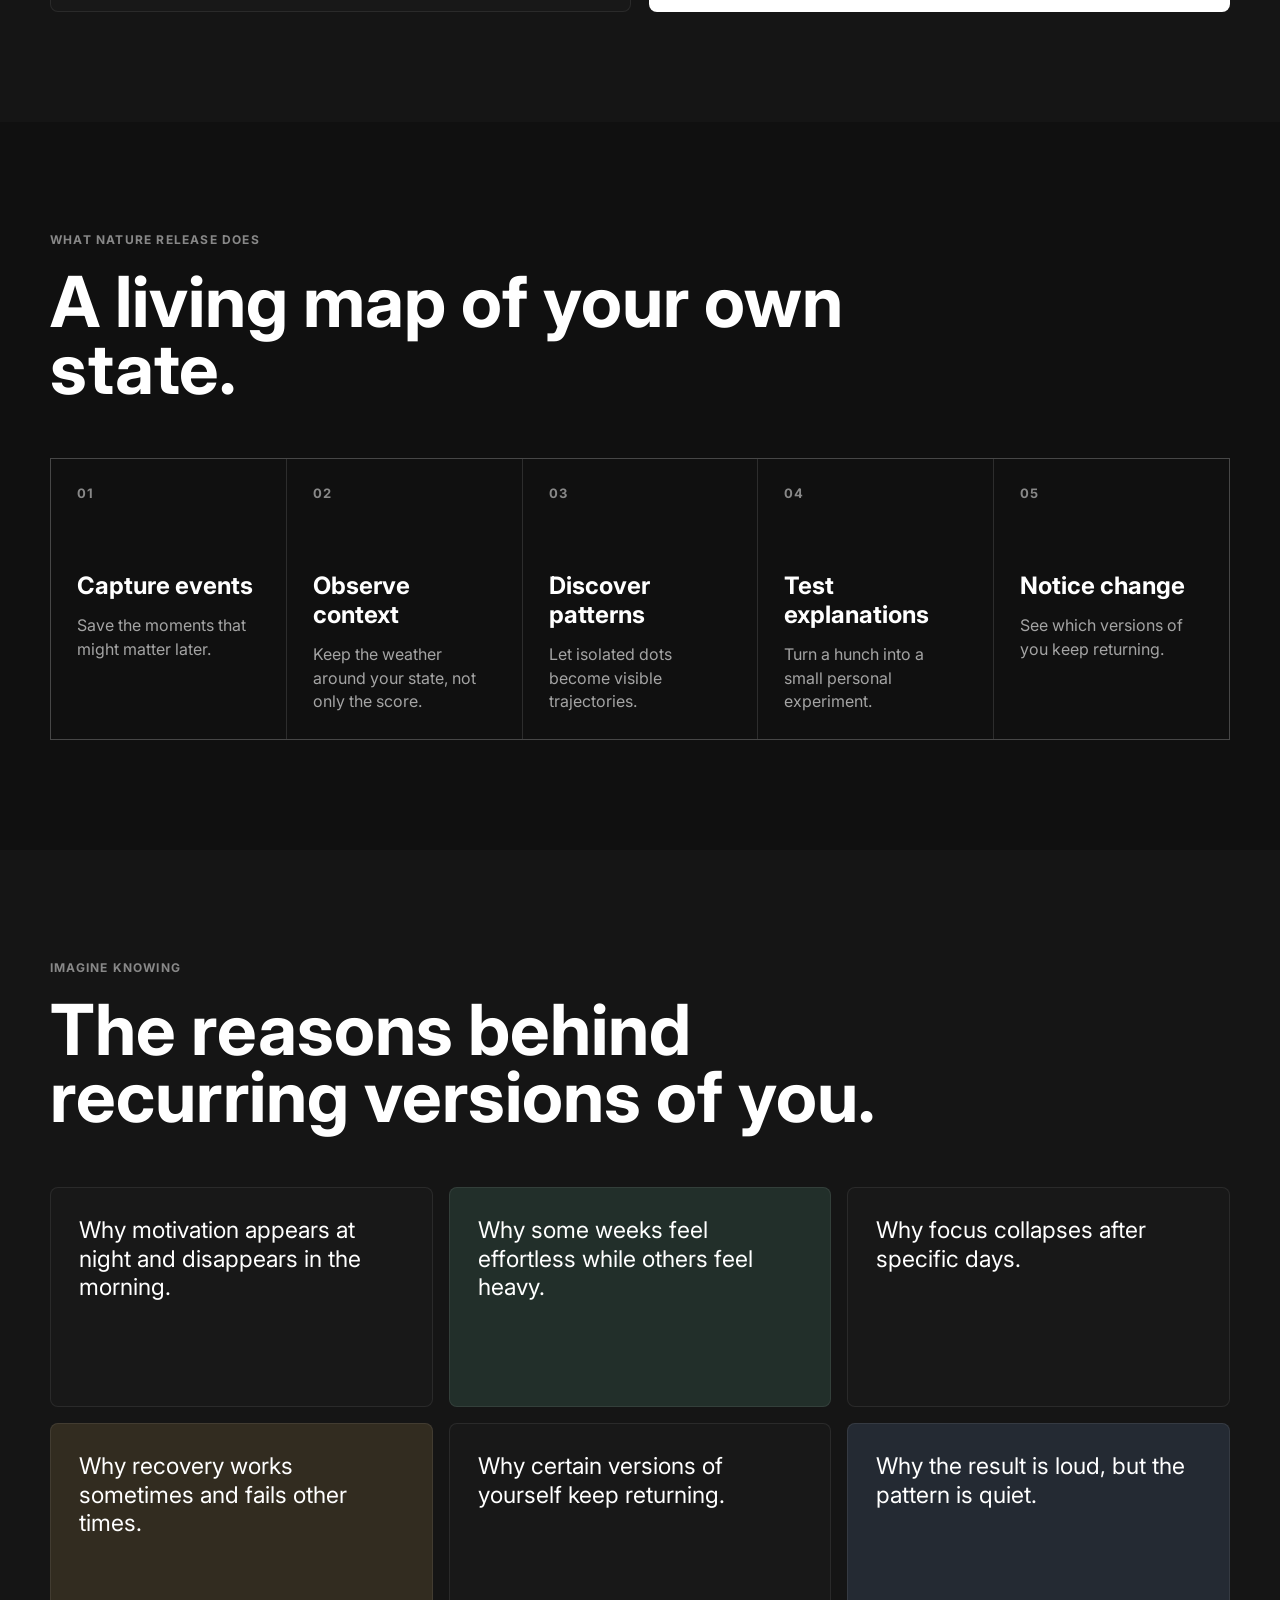
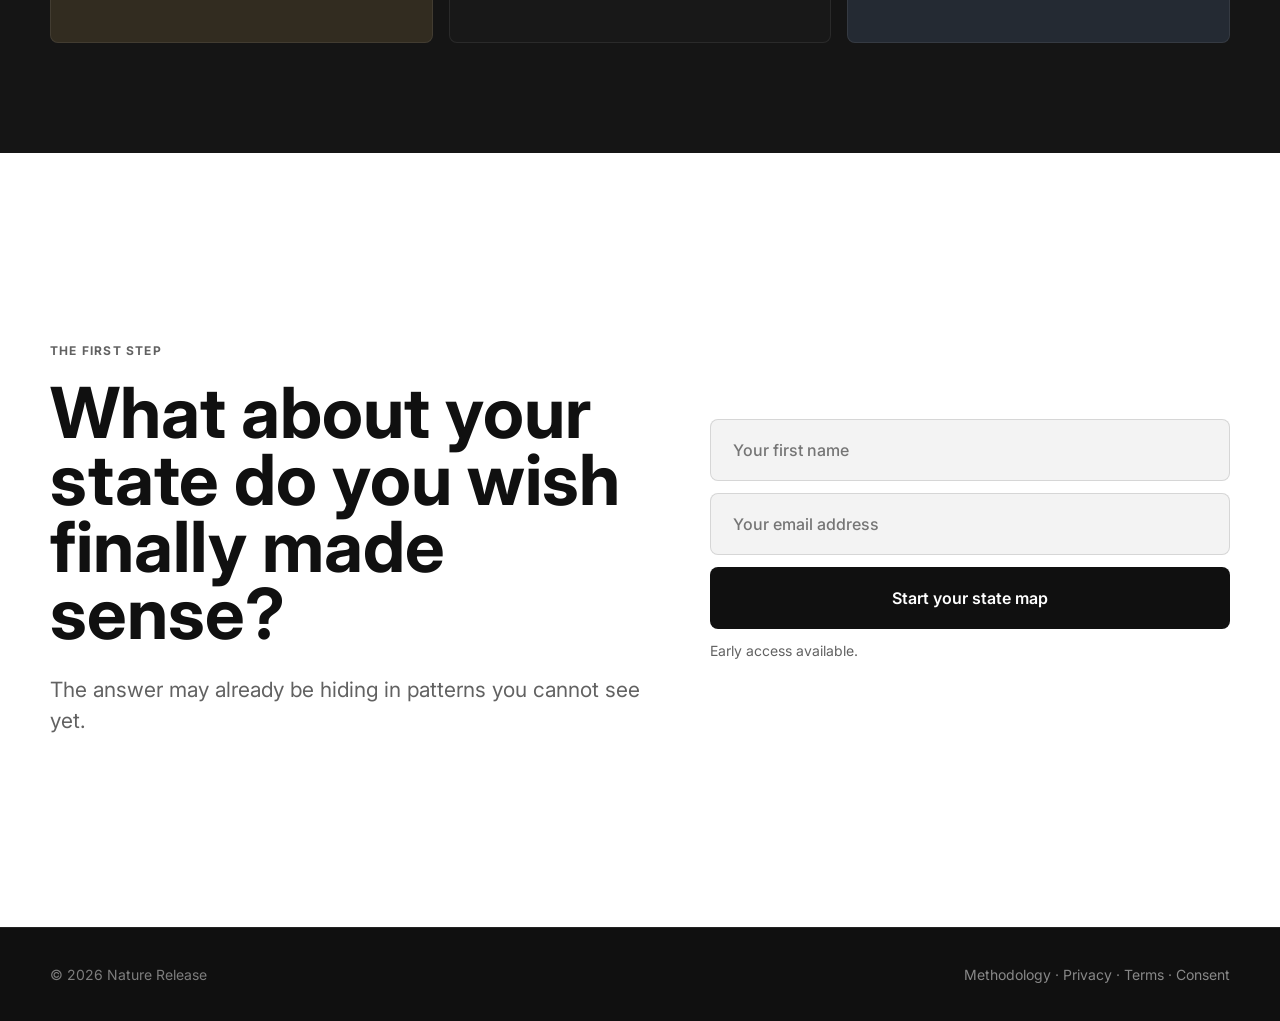
<file: new/index.html>
<!DOCTYPE html>
<html lang="en">
<head>
  <meta charset="UTF-8">
  <meta name="viewport" content="width=device-width, initial-scale=1.0">
  <link rel="icon" type="image/png" href="/assets/images/favicon.png">
  <meta property="og:title" content="Nature Release — Find your patterns">
  <meta property="og:description" content="A living map of your state across time.">
  <meta property="og:image" content="https://naturerelease.com/assets/images/thumbnail.png">
  <meta property="og:url" content="https://naturerelease.com/new/">
  <meta property="og:type" content="website">
  <title>Nature Release — Find your patterns</title>
  <link rel="preconnect" href="https://fonts.googleapis.com">
  <link rel="preconnect" href="https://fonts.gstatic.com" crossorigin>
  <link href="https://fonts.googleapis.com/css2?family=Inter:ital,wght@0,400;0,500;0,600;0,700;1,500&display=swap" rel="stylesheet">
  <style>
    *, *::before, *::after { box-sizing: border-box; margin: 0; padding: 0; }

    :root {
      --black: #101010;
      --dark-grey: #181818;
      --grey: #2f2f2f;
      --light-grey: #888;
      --white: #fff;
      --purple: #b286fd;
      --mint: #7ee0b8;
      --amber: #f2c56b;
      --rose: #ff8f9f;
      --blue: #8fb8ff;
    }

    html { scroll-behavior: smooth; overflow-x: hidden; }

    body {
      min-width: 320px;
      overflow-x: hidden;
      background: var(--black);
      color: var(--white);
      font-family: Inter, sans-serif;
    }

    .container {
      width: 100%;
      max-width: 1820px;
      margin: 0 auto;
      padding: 0 50px;
    }

    .btn {
      display: inline-flex;
      align-items: center;
      justify-content: center;
      min-height: 56px;
      padding: 0 34px;
      border: 0;
      border-radius: 100px;
      font: 600 16px/1 Inter, sans-serif;
      color: var(--black);
      background: var(--white);
      text-decoration: none;
      cursor: pointer;
      transition: transform 0.2s, opacity 0.2s;
      white-space: nowrap;
    }

    .btn:hover { opacity: 0.86; transform: translateY(-1px); }

    .btn--ghost {
      background: transparent;
      color: var(--white);
      border: 1px solid rgba(255,255,255,0.22);
    }

    .header {
      position: fixed;
      top: 25px;
      left: 0;
      right: 0;
      z-index: 20;
      display: flex;
      justify-content: center;
      pointer-events: none;
    }

    .header__inner {
      display: flex;
      align-items: center;
      gap: 42px;
      padding: 13px;
      border: 1px solid rgba(255,255,255,0.08);
      border-radius: 100px;
      background: rgba(24,24,24,0.76);
      backdrop-filter: blur(24px);
      -webkit-backdrop-filter: blur(24px);
      pointer-events: auto;
    }

    .header__logo {
      padding-left: 16px;
      color: var(--white);
      font-size: 17px;
      font-weight: 700;
      text-decoration: none;
    }

    .header__nav {
      display: flex;
      gap: 34px;
      list-style: none;
    }

    .header__nav a {
      color: rgba(255,255,255,0.58);
      font-size: 14px;
      font-weight: 500;
      text-decoration: none;
      transition: color 0.2s;
    }

    .header__nav a:hover { color: var(--white); }

    .header__cta {
      min-height: 42px;
      padding: 0 24px;
      font-size: 14px;
    }

    .hero {
      min-height: 100vh;
      padding: 142px 0 90px;
      display: flex;
      align-items: center;
    }

    .hero__inner {
      display: grid;
      grid-template-columns: minmax(0, 0.95fr) minmax(420px, 0.7fr);
      align-items: center;
      gap: 64px;
    }

    .eyebrow {
      display: inline-flex;
      align-items: center;
      gap: 10px;
      margin-bottom: 30px;
      color: var(--light-grey);
      font-size: 12px;
      font-weight: 700;
      letter-spacing: 0.1em;
      text-transform: uppercase;
    }

    .eyebrow::before {
      content: "";
      width: 7px;
      height: 7px;
      border-radius: 50%;
      background: var(--mint);
      box-shadow: 0 0 22px rgba(126,224,184,0.6);
    }

    h1 {
      max-width: 980px;
      font-size: clamp(58px, 8.1vw, 148px);
      line-height: 0.88;
      font-weight: 700;
      letter-spacing: 0;
    }

    h1 em {
      color: var(--purple);
      font-style: italic;
      font-weight: 500;
    }

    .hero__copy {
      max-width: 680px;
      margin-top: 34px;
      color: rgba(255,255,255,0.7);
      font-size: 22px;
      line-height: 1.45;
    }

    .hero__actions {
      display: flex;
      align-items: center;
      gap: 14px;
      margin-top: 42px;
      flex-wrap: wrap;
    }

    .state-toy {
      position: relative;
      min-height: 620px;
      border-radius: 34px;
      border: 1px solid rgba(255,255,255,0.09);
      background:
        linear-gradient(180deg, rgba(255,255,255,0.08), rgba(255,255,255,0.02)),
        var(--dark-grey);
      overflow: hidden;
    }

    .state-toy__image {
      position: absolute;
      inset: 0;
      width: 100%;
      height: 100%;
      object-fit: cover;
      opacity: 0.28;
      filter: saturate(0.85) contrast(1.05);
    }

    .state-toy__canvas {
      position: absolute;
      inset: 26px;
      display: grid;
      grid-template-columns: repeat(7, 1fr);
      grid-template-rows: repeat(6, 1fr);
      gap: 12px;
    }

    .state-cell {
      min-height: 62px;
      border: 1px solid rgba(255,255,255,0.09);
      border-radius: 22px;
      background: rgba(255,255,255,0.055);
      backdrop-filter: blur(12px);
      -webkit-backdrop-filter: blur(12px);
      transition: transform 0.22s, background 0.22s, border-color 0.22s;
    }

    .state-cell:hover {
      transform: translateY(-3px) scale(1.02);
      border-color: rgba(255,255,255,0.26);
      background: rgba(255,255,255,0.11);
    }

    .state-cell--focus { background: rgba(126,224,184,0.24); }
    .state-cell--heavy { background: rgba(255,143,159,0.18); }
    .state-cell--spark { background: rgba(242,197,107,0.24); }
    .state-cell--quiet { background: rgba(143,184,255,0.18); }

    .state-note {
      position: absolute;
      left: 36px;
      right: 36px;
      bottom: 36px;
      display: grid;
      grid-template-columns: 1fr auto;
      align-items: end;
      gap: 20px;
      padding: 24px;
      border-radius: 28px;
      background: rgba(16,16,16,0.68);
      border: 1px solid rgba(255,255,255,0.1);
      backdrop-filter: blur(24px);
      -webkit-backdrop-filter: blur(24px);
    }

    .state-note strong {
      display: block;
      margin-bottom: 8px;
      font-size: 18px;
    }

    .state-note span {
      color: rgba(255,255,255,0.62);
      font-size: 14px;
      line-height: 1.45;
    }

    .state-note__score {
      width: 82px;
      height: 82px;
      display: grid;
      place-items: center;
      border-radius: 26px;
      color: var(--black);
      background: var(--mint);
      font-size: 28px;
      font-weight: 700;
    }

    .section {
      padding: 110px 0;
    }

    .section--soft {
      background: #151515;
    }

    .section__head {
      max-width: 920px;
      margin-bottom: 56px;
    }

    .section__label {
      margin-bottom: 22px;
      color: var(--light-grey);
      font-size: 12px;
      font-weight: 700;
      letter-spacing: 0.1em;
      text-transform: uppercase;
    }

    h2 {
      font-size: clamp(42px, 5.5vw, 98px);
      line-height: 0.95;
      font-weight: 700;
      letter-spacing: 0;
    }

    .lead {
      max-width: 780px;
      margin-top: 26px;
      color: rgba(255,255,255,0.68);
      font-size: 21px;
      line-height: 1.5;
    }

    .problem-grid {
      display: grid;
      grid-template-columns: repeat(5, minmax(0, 1fr));
      gap: 14px;
    }

    .metric-tile {
      min-height: 190px;
      display: flex;
      flex-direction: column;
      justify-content: space-between;
      padding: 22px;
      border: 1px solid rgba(255,255,255,0.08);
      border-radius: 8px;
      background: var(--dark-grey);
    }

    .metric-tile span {
      color: var(--light-grey);
      font-size: 13px;
      font-weight: 600;
      text-transform: uppercase;
      letter-spacing: 0.08em;
    }

    .metric-tile strong {
      font-size: clamp(27px, 3vw, 46px);
      line-height: 1;
      font-weight: 700;
    }

    .metric-tile--question {
      grid-column: span 2;
      background: var(--white);
      color: var(--black);
    }

    .metric-tile--question span { color: rgba(0,0,0,0.55); }

    .hypothesis {
      display: grid;
      grid-template-columns: minmax(0, 0.82fr) minmax(360px, 0.6fr);
      gap: 54px;
      align-items: start;
    }

    .stack {
      display: grid;
      gap: 14px;
    }

    .rule {
      display: grid;
      grid-template-columns: 14px 1fr;
      gap: 18px;
      align-items: start;
      padding: 22px 0;
      border-bottom: 1px solid rgba(255,255,255,0.1);
      color: rgba(255,255,255,0.78);
      font-size: 22px;
      line-height: 1.35;
    }

    .rule i {
      width: 14px;
      height: 14px;
      margin-top: 8px;
      border-radius: 50%;
      background: var(--purple);
    }

    .map-panel {
      position: sticky;
      top: 130px;
      padding: 26px;
      border: 1px solid rgba(255,255,255,0.08);
      border-radius: 8px;
      background: var(--dark-grey);
    }

    .map-panel__title {
      margin-bottom: 20px;
      color: rgba(255,255,255,0.72);
      font-size: 14px;
      font-weight: 700;
      letter-spacing: 0.08em;
      text-transform: uppercase;
    }

    .mini-map {
      display: grid;
      grid-template-columns: repeat(4, 1fr);
      gap: 10px;
      aspect-ratio: 1;
    }

    .mini-map span {
      border-radius: 8px;
      background: rgba(255,255,255,0.08);
    }

    .mini-map span:nth-child(3n) { background: rgba(126,224,184,0.35); }
    .mini-map span:nth-child(5n) { background: rgba(242,197,107,0.3); }
    .mini-map span:nth-child(7n) { background: rgba(255,143,159,0.27); }

    .compare {
      display: grid;
      grid-template-columns: repeat(2, minmax(0, 1fr));
      gap: 18px;
    }

    .compare__side {
      padding: 34px;
      border: 1px solid rgba(255,255,255,0.08);
      border-radius: 8px;
      background: var(--dark-grey);
    }

    .compare__side h3 {
      margin-bottom: 28px;
      font-size: 28px;
    }

    .compare__side p {
      color: rgba(255,255,255,0.66);
      font-size: 20px;
      line-height: 1.55;
    }

    .compare__side--bright {
      background: var(--white);
      color: var(--black);
    }

    .compare__side--bright p { color: rgba(0,0,0,0.68); }

    .steps {
      display: grid;
      grid-template-columns: repeat(5, minmax(0, 1fr));
      gap: 1px;
      background: rgba(255,255,255,0.12);
      border: 1px solid rgba(255,255,255,0.12);
    }

    .step {
      min-height: 250px;
      padding: 26px;
      background: var(--black);
    }

    .step span {
      display: block;
      margin-bottom: 70px;
      color: var(--light-grey);
      font-size: 13px;
      font-weight: 700;
      letter-spacing: 0.08em;
    }

    .step strong {
      display: block;
      margin-bottom: 14px;
      font-size: 24px;
    }

    .step p {
      color: rgba(255,255,255,0.62);
      font-size: 16px;
      line-height: 1.45;
    }

    .knowing-grid {
      display: grid;
      grid-template-columns: repeat(3, minmax(0, 1fr));
      gap: 16px;
    }

    .why-card {
      min-height: 220px;
      padding: 28px;
      border-radius: 8px;
      border: 1px solid rgba(255,255,255,0.08);
      background: var(--dark-grey);
      font-size: 23px;
      line-height: 1.25;
    }

    .why-card:nth-child(2) { background: rgba(126,224,184,0.13); }
    .why-card:nth-child(4) { background: rgba(242,197,107,0.13); }
    .why-card:nth-child(6) { background: rgba(143,184,255,0.13); }

    .join {
      min-height: 86vh;
      display: flex;
      align-items: center;
      padding: 110px 0;
      background: var(--white);
      color: var(--black);
    }

    .join__grid {
      display: grid;
      grid-template-columns: minmax(0, 1fr) minmax(360px, 520px);
      gap: 60px;
      align-items: center;
    }

    .join .section__label,
    .join .lead { color: rgba(0,0,0,0.62); }

    .join__form {
      display: grid;
      gap: 12px;
    }

    .join__input {
      width: 100%;
      padding: 20px 22px;
      border: 1px solid rgba(0,0,0,0.12);
      border-radius: 8px;
      background: #f3f3f3;
      color: var(--black);
      font: 500 16px/1 Inter, sans-serif;
      outline: none;
    }

    .join__input:focus { border-color: rgba(0,0,0,0.35); }

    .join__button {
      width: 100%;
      min-height: 62px;
      border-radius: 8px;
      background: var(--black);
      color: var(--white);
    }

    .join__message {
      min-height: 20px;
      color: rgba(0,0,0,0.62);
      font-size: 14px;
      line-height: 1.4;
    }

    .footer {
      padding: 38px 0;
      border-top: 1px solid rgba(255,255,255,0.08);
      color: rgba(255,255,255,0.46);
      font-size: 14px;
    }

    .footer__inner {
      display: flex;
      justify-content: space-between;
      gap: 24px;
      flex-wrap: wrap;
    }

    .footer a {
      color: rgba(255,255,255,0.5);
      text-decoration: none;
    }

    @media (max-width: 1180px) {
      .hero__inner,
      .hypothesis,
      .join__grid {
        grid-template-columns: 1fr;
      }

      .state-toy { min-height: 540px; }
      .problem-grid { grid-template-columns: repeat(2, minmax(0, 1fr)); }
      .metric-tile--question { grid-column: span 2; }
      .steps { grid-template-columns: repeat(2, minmax(0, 1fr)); }
      .knowing-grid { grid-template-columns: repeat(2, minmax(0, 1fr)); }
      .map-panel { position: static; }
    }

    @media (max-width: 760px) {
      .container { padding: 0 20px; }
      .header { top: 14px; }
      .header__inner { width: calc(100% - 28px); justify-content: space-between; gap: 12px; }
      .header__nav { display: none; }
      .header__logo { padding-left: 8px; }
      .header__cta { padding: 0 18px; }
      .hero { padding: 112px 0 70px; }
      h1 { font-size: clamp(52px, 15vw, 82px); }
      h2 { font-size: clamp(39px, 12vw, 62px); }
      .hero__copy,
      .lead,
      .rule,
      .compare__side p { font-size: 18px; }
      .hero__actions { align-items: stretch; flex-direction: column; }
      .btn { width: 100%; }
      .state-toy { min-height: 430px; border-radius: 24px; }
      .state-toy__canvas { inset: 16px; gap: 8px; }
      .state-cell { min-height: 44px; border-radius: 14px; }
      .state-note {
        left: 18px;
        right: 18px;
        bottom: 18px;
        grid-template-columns: 1fr;
        padding: 18px;
        border-radius: 18px;
      }
      .state-note__score { width: 64px; height: 64px; border-radius: 18px; font-size: 22px; }
      .section { padding: 74px 0; }
      .problem-grid,
      .compare,
      .steps,
      .knowing-grid { grid-template-columns: 1fr; }
      .metric-tile--question { grid-column: auto; }
      .step { min-height: 210px; }
      .step span { margin-bottom: 44px; }
      .join { padding: 82px 0; }
      .footer__inner { flex-direction: column; }
    }
  </style>
</head>
<body>
  <header class="header" aria-label="Main navigation">
    <div class="header__inner">
      <a class="header__logo" href="/">Nature Release</a>
      <ul class="header__nav">
        <li><a href="#problem">Problem</a></li>
        <li><a href="#map">Map</a></li>
        <li><a href="#first-step">Early access</a></li>
      </ul>
      <a class="btn header__cta" href="#first-step">Start</a>
    </div>
  </header>

  <main>
    <section class="hero">
      <div class="container">
        <div class="hero__inner">
          <div>
            <div class="eyebrow">Personal state map</div>
            <h1>You are not the same person <em>every day.</em></h1>
            <p class="hero__copy">Some days you feel focused, calm and capable. Some days you wake up exhausted, distracted or irritated for reasons you cannot explain.</p>
            <div class="hero__actions">
              <a class="btn" href="#first-step">Start finding your patterns</a>
              <a class="btn btn--ghost" href="#problem">See the question</a>
            </div>
          </div>

          <div class="state-toy" aria-label="Toy state map preview">
            <img class="state-toy__image" src="/assets/images/hero-image-2.png" alt="">
            <div class="state-toy__canvas" aria-hidden="true">
              <span class="state-cell state-cell--focus"></span>
              <span class="state-cell"></span>
              <span class="state-cell state-cell--spark"></span>
              <span class="state-cell"></span>
              <span class="state-cell state-cell--quiet"></span>
              <span class="state-cell"></span>
              <span class="state-cell state-cell--heavy"></span>
              <span class="state-cell"></span>
              <span class="state-cell state-cell--focus"></span>
              <span class="state-cell"></span>
              <span class="state-cell"></span>
              <span class="state-cell state-cell--spark"></span>
              <span class="state-cell"></span>
              <span class="state-cell"></span>
              <span class="state-cell state-cell--heavy"></span>
              <span class="state-cell"></span>
              <span class="state-cell state-cell--quiet"></span>
              <span class="state-cell"></span>
              <span class="state-cell state-cell--focus"></span>
              <span class="state-cell"></span>
              <span class="state-cell"></span>
              <span class="state-cell"></span>
              <span class="state-cell state-cell--spark"></span>
              <span class="state-cell"></span>
              <span class="state-cell state-cell--heavy"></span>
              <span class="state-cell"></span>
              <span class="state-cell state-cell--quiet"></span>
              <span class="state-cell"></span>
              <span class="state-cell state-cell--focus"></span>
              <span class="state-cell"></span>
              <span class="state-cell"></span>
              <span class="state-cell state-cell--spark"></span>
              <span class="state-cell"></span>
              <span class="state-cell"></span>
              <span class="state-cell state-cell--quiet"></span>
              <span class="state-cell"></span>
              <span class="state-cell state-cell--heavy"></span>
              <span class="state-cell"></span>
              <span class="state-cell"></span>
              <span class="state-cell state-cell--focus"></span>
              <span class="state-cell"></span>
              <span class="state-cell state-cell--spark"></span>
            </div>
            <div class="state-note">
              <div>
                <strong>Tuesday looked random.</strong>
                <span>After three weeks, it starts looking like a repeatable pattern.</span>
              </div>
              <div class="state-note__score">72</div>
            </div>
          </div>
        </div>
      </div>
    </section>

    <section class="section section--soft" id="problem">
      <div class="container">
        <div class="section__head">
          <div class="section__label">The problem</div>
          <h2>We measure everything. We still ask the same question.</h2>
          <p class="lead">Steps. Sleep. Calories. Heart rate. Screen time. The problem is not a lack of data. The problem is a lack of interpretation.</p>
        </div>
        <div class="problem-grid">
          <div class="metric-tile"><span>Tracked</span><strong>Steps</strong></div>
          <div class="metric-tile"><span>Tracked</span><strong>Sleep</strong></div>
          <div class="metric-tile"><span>Tracked</span><strong>Heart</strong></div>
          <div class="metric-tile"><span>Tracked</span><strong>Screen</strong></div>
          <div class="metric-tile metric-tile--question"><span>Still unknown</span><strong>Why do I feel like a different person today?</strong></div>
        </div>
      </div>
    </section>

    <section class="section" id="map">
      <div class="container">
        <div class="hypothesis">
          <div>
            <div class="section__label">The hypothesis</div>
            <h2>Your state is not random.</h2>
            <div class="stack">
              <div class="rule"><i></i><p>Sleep influences focus.</p></div>
              <div class="rule"><i></i><p>Stress influences recovery.</p></div>
              <div class="rule"><i></i><p>Work influences motivation.</p></div>
              <div class="rule"><i></i><p>Social interactions influence energy.</p></div>
              <div class="rule"><i></i><p>Small events accumulate into patterns.</p></div>
            </div>
          </div>
          <aside class="map-panel" aria-label="State map preview">
            <div class="map-panel__title">Pattern layer</div>
            <div class="mini-map" aria-hidden="true">
              <span></span><span></span><span></span><span></span>
              <span></span><span></span><span></span><span></span>
              <span></span><span></span><span></span><span></span>
              <span></span><span></span><span></span><span></span>
            </div>
          </aside>
        </div>
      </div>
    </section>

    <section class="section section--soft">
      <div class="container">
        <div class="section__head">
          <div class="section__label">A different way to look at yourself</div>
          <h2>Compare yourself to yourself. Across time.</h2>
        </div>
        <div class="compare">
          <div class="compare__side">
            <h3>Not against others.</h3>
            <p>Most systems teach you to compare yourself to more followers, more productivity, more discipline, more success.</p>
          </div>
          <div class="compare__side compare__side--bright">
            <h3>Across your own timeline.</h3>
            <p>Observe what repeatedly helps you function well. Observe what repeatedly pushes you off course.</p>
          </div>
        </div>
      </div>
    </section>

    <section class="section">
      <div class="container">
        <div class="section__head">
          <div class="section__label">What Nature Release does</div>
          <h2>A living map of your own state.</h2>
        </div>
        <div class="steps">
          <div class="step"><span>01</span><strong>Capture events</strong><p>Save the moments that might matter later.</p></div>
          <div class="step"><span>02</span><strong>Observe context</strong><p>Keep the weather around your state, not only the score.</p></div>
          <div class="step"><span>03</span><strong>Discover patterns</strong><p>Let isolated dots become visible trajectories.</p></div>
          <div class="step"><span>04</span><strong>Test explanations</strong><p>Turn a hunch into a small personal experiment.</p></div>
          <div class="step"><span>05</span><strong>Notice change</strong><p>See which versions of you keep returning.</p></div>
        </div>
      </div>
    </section>

    <section class="section section--soft">
      <div class="container">
        <div class="section__head">
          <div class="section__label">Imagine knowing</div>
          <h2>The reasons behind recurring versions of you.</h2>
        </div>
        <div class="knowing-grid">
          <div class="why-card">Why motivation appears at night and disappears in the morning.</div>
          <div class="why-card">Why some weeks feel effortless while others feel heavy.</div>
          <div class="why-card">Why focus collapses after specific days.</div>
          <div class="why-card">Why recovery works sometimes and fails other times.</div>
          <div class="why-card">Why certain versions of yourself keep returning.</div>
          <div class="why-card">Why the result is loud, but the pattern is quiet.</div>
        </div>
      </div>
    </section>

    <section class="join" id="first-step">
      <div class="container">
        <div class="join__grid">
          <div>
            <div class="section__label">The first step</div>
            <h2>What about your state do you wish finally made sense?</h2>
            <p class="lead">The answer may already be hiding in patterns you cannot see yet.</p>
          </div>
          <form class="join__form" id="demoForm" novalidate>
            <input class="join__input" type="text" name="name" placeholder="Your first name" autocomplete="off">
            <input class="join__input" type="email" name="email" placeholder="Your email address" autocomplete="off">
            <button class="btn join__button" type="submit">Start your state map</button>
            <p class="join__message" id="demoMessage">Early access available.</p>
          </form>
        </div>
      </div>
    </section>
  </main>

  <footer class="footer">
    <div class="container">
      <div class="footer__inner">
        <span>© 2026 Nature Release</span>
        <span><a href="/methodology/">Methodology</a> · <a href="/privacy-policy.html">Privacy</a> · <a href="/terms-of-service.html">Terms</a> · <a href="/data-processing-consent.html">Consent</a></span>
      </div>
    </div>
  </footer>

  <script>
    document.getElementById('demoForm').addEventListener('submit', event => {
      event.preventDefault();
      document.getElementById('demoMessage').textContent = 'Prototype only. No email was sent.';
    });
  </script>
</body>
</html>
</file>
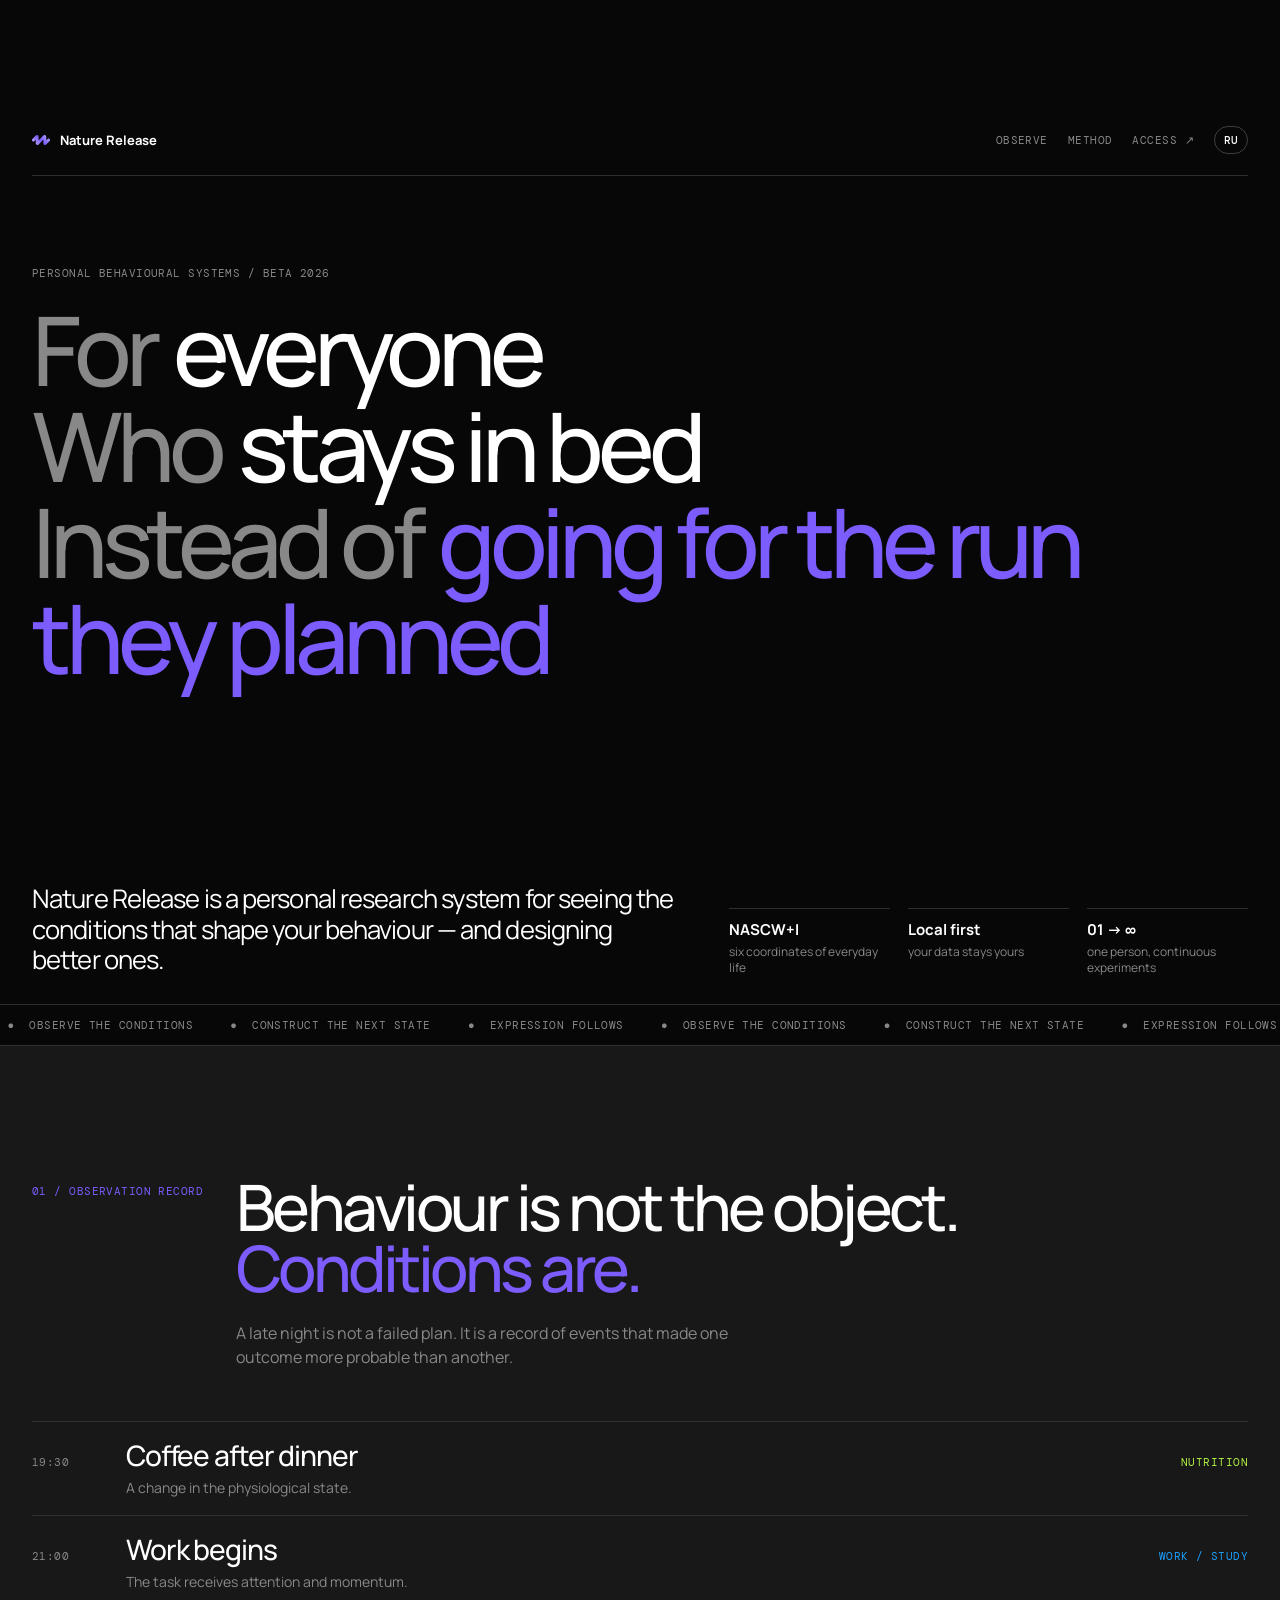
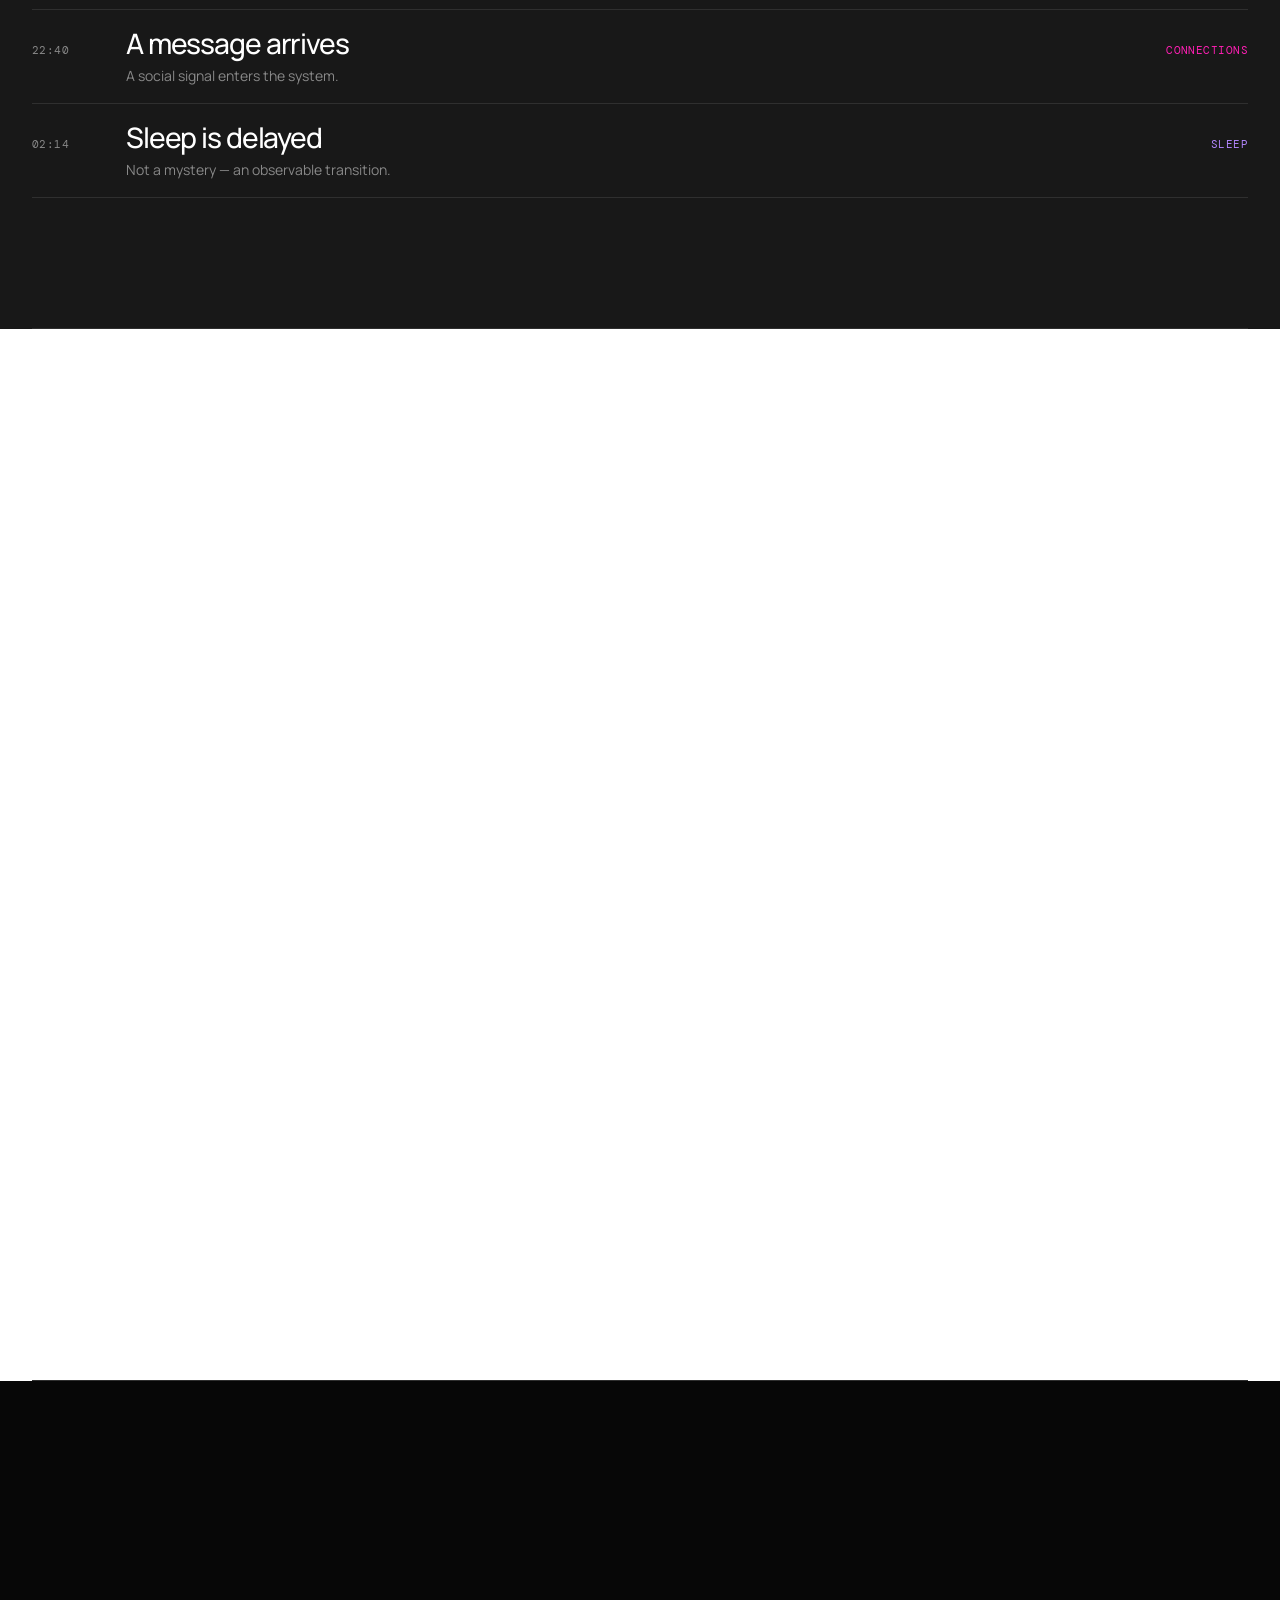
<file: speed/index.html>
<!doctype html>
<html lang="en">
<head>
  <meta charset="utf-8">
  <meta name="viewport" content="width=device-width,initial-scale=1">
  <meta name="robots" content="noindex">
  <title>Nature Release — Speed</title>
</head>
<body>
  <script>
    fetch('../index.html', { cache: 'no-store' })
      .then(response => {
        if (!response.ok) throw new Error('Unable to load the landing page.');
        return response.text();
      })
      .then(page => {
        const speedConfig = '<base href="../"><script>window.NatureReleaseHeroInterval=2500;<\/script>';
        document.open();
        document.write(page.replace('<head>', `<head>${speedConfig}`));
        document.close();
      })
      .catch(() => {
        document.body.textContent = 'Unable to load Nature Release.';
      });
  </script>
</body>
</html>
</file>
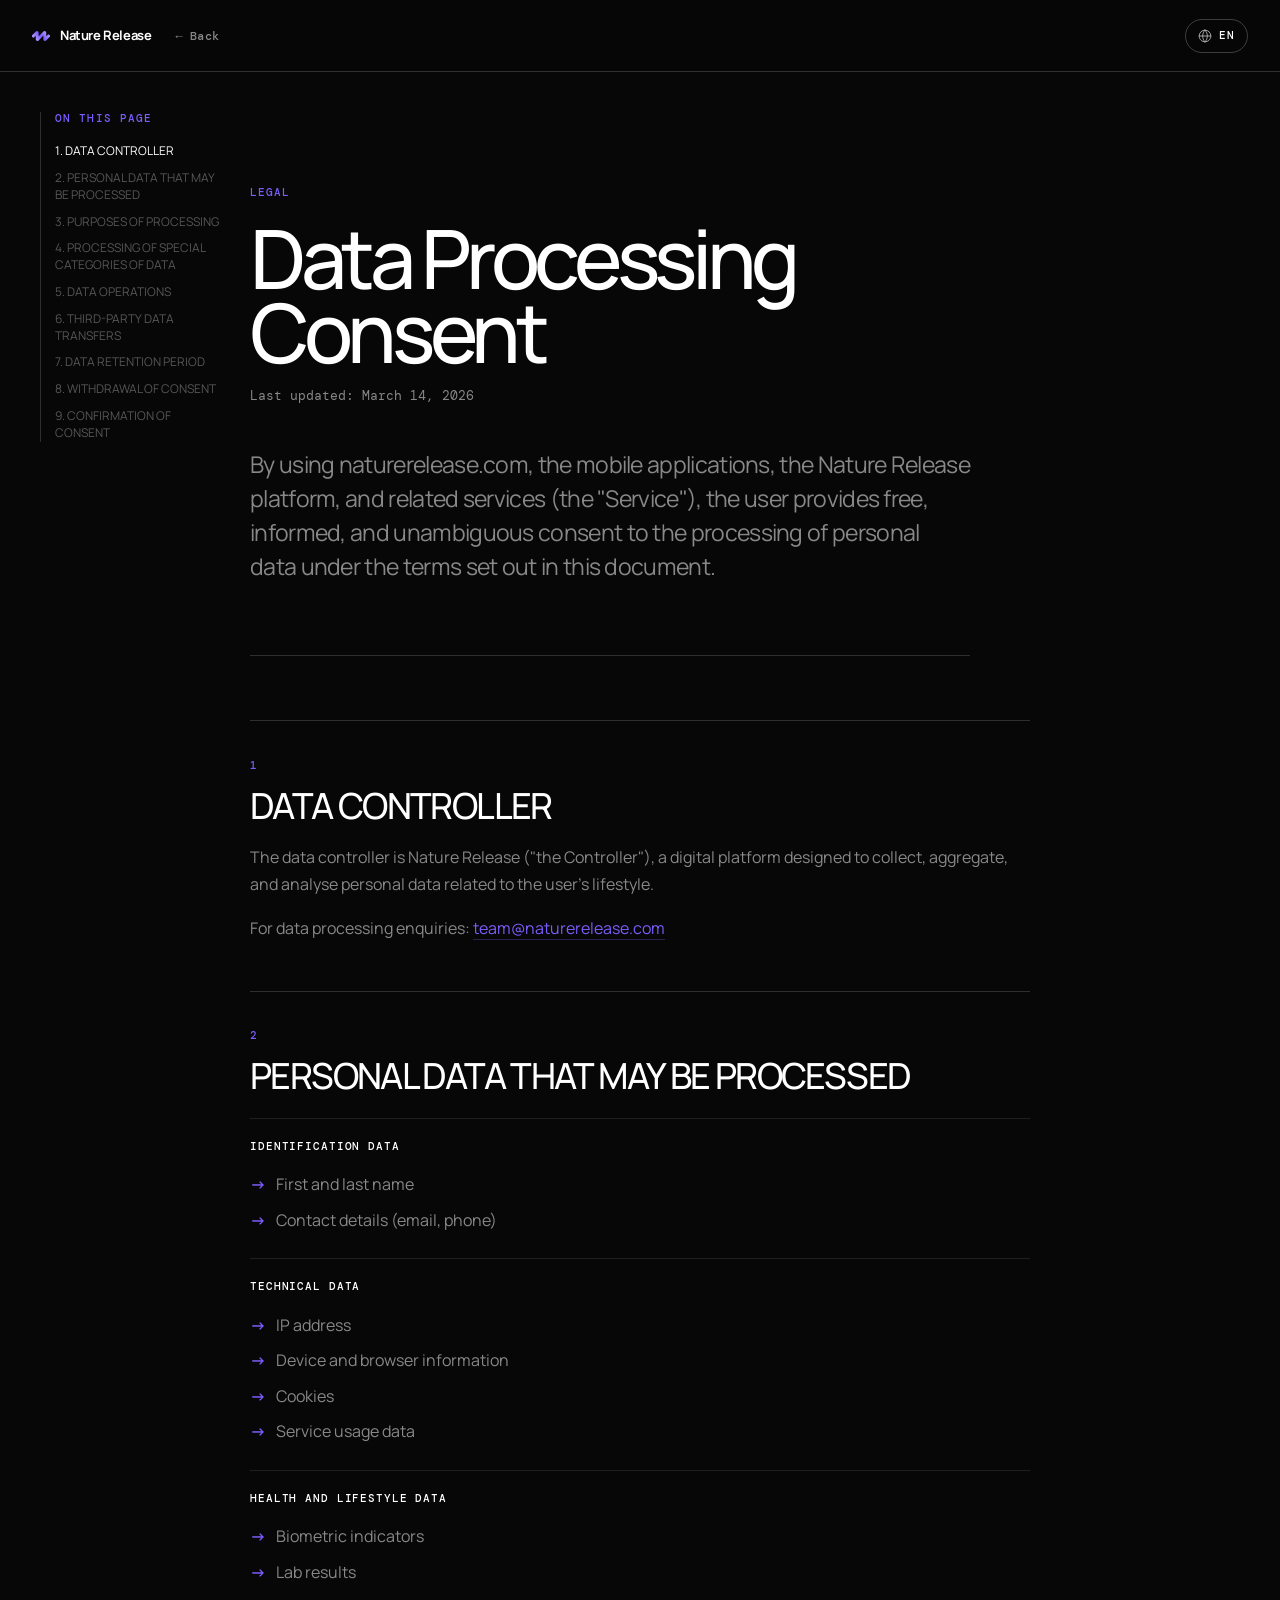
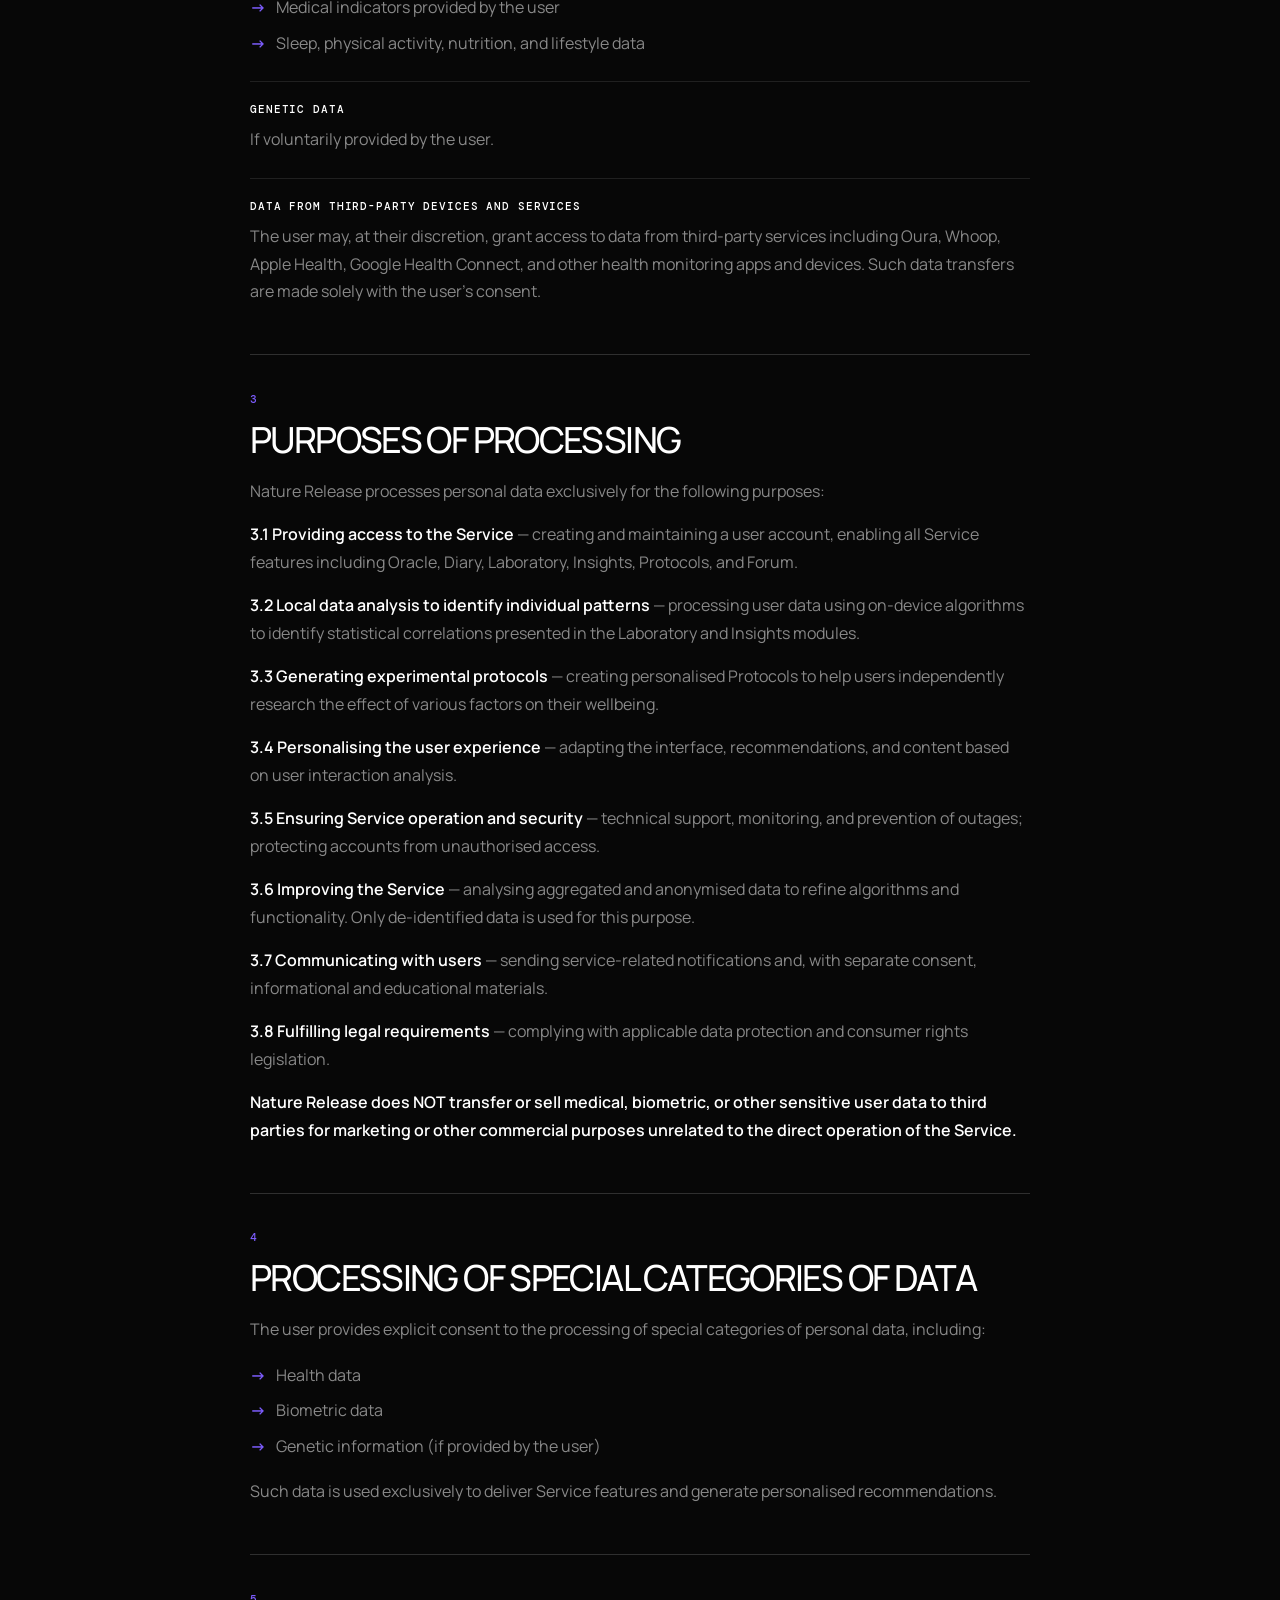
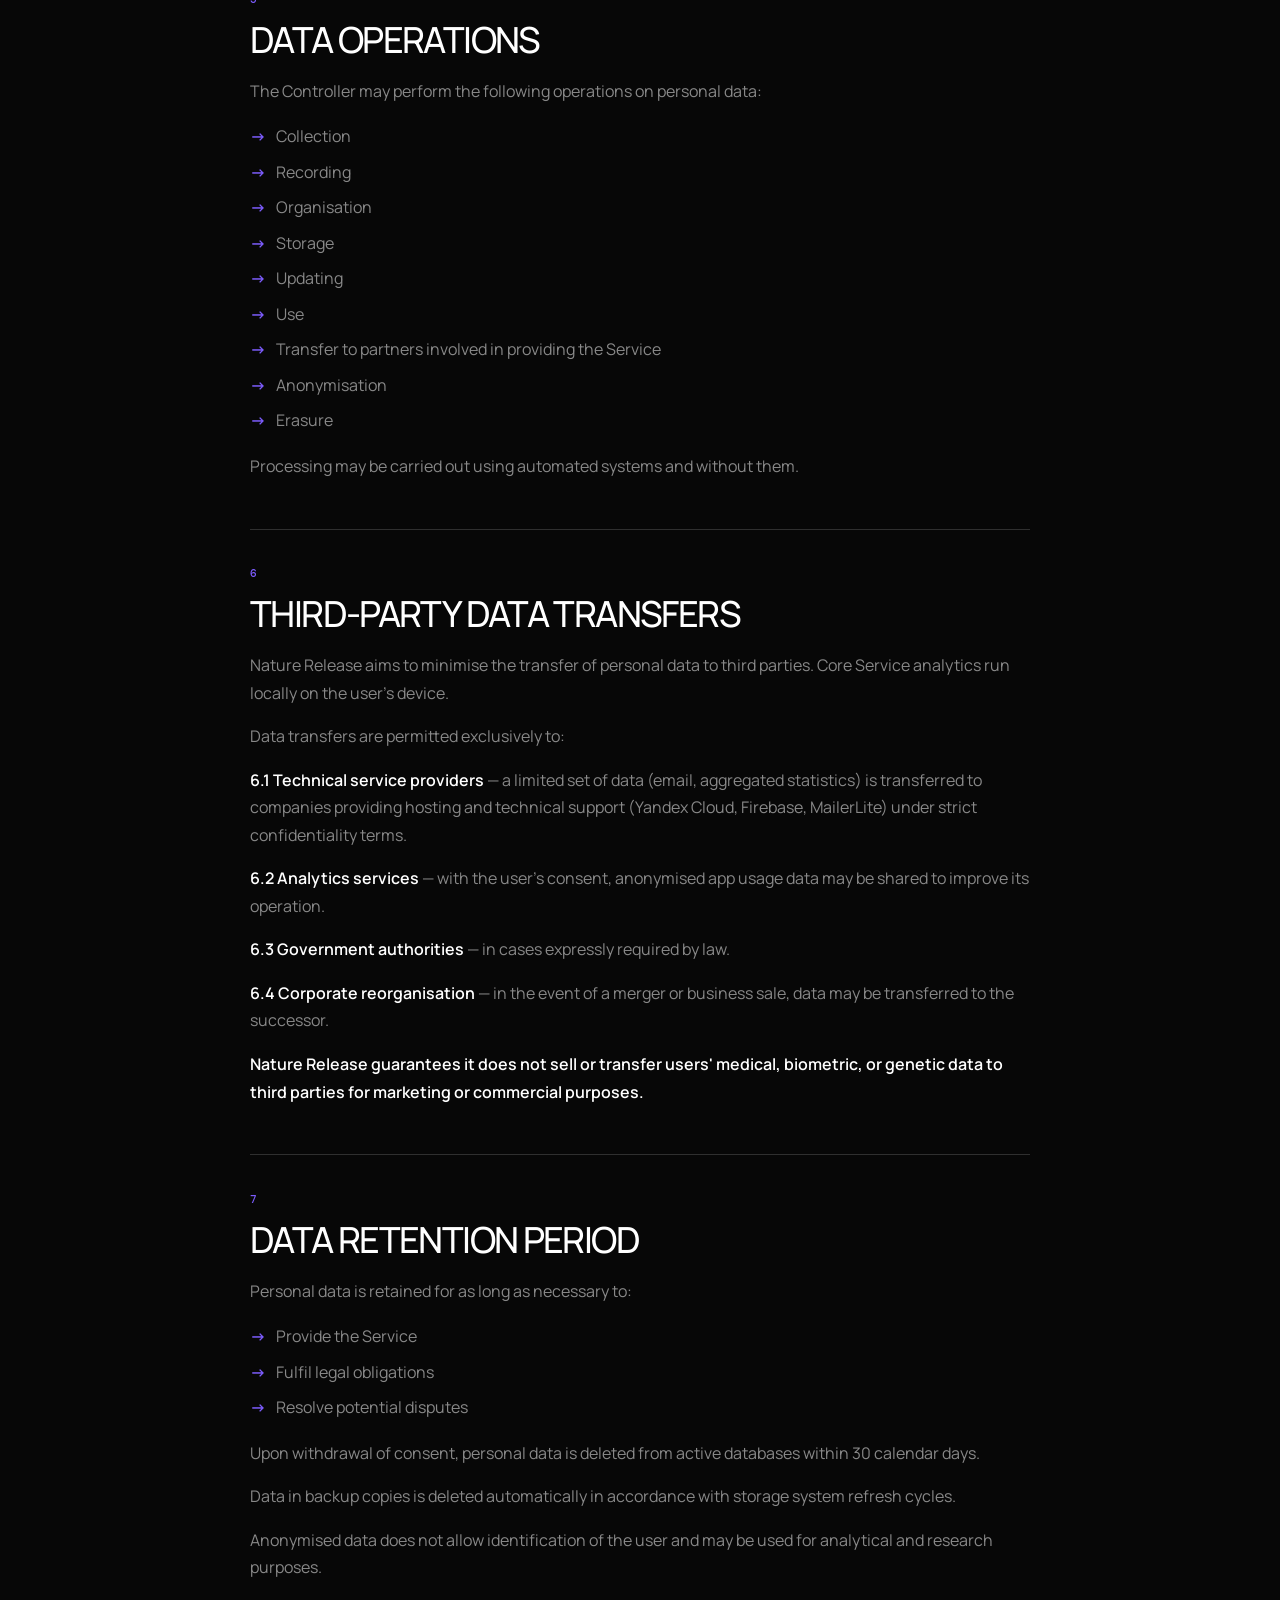
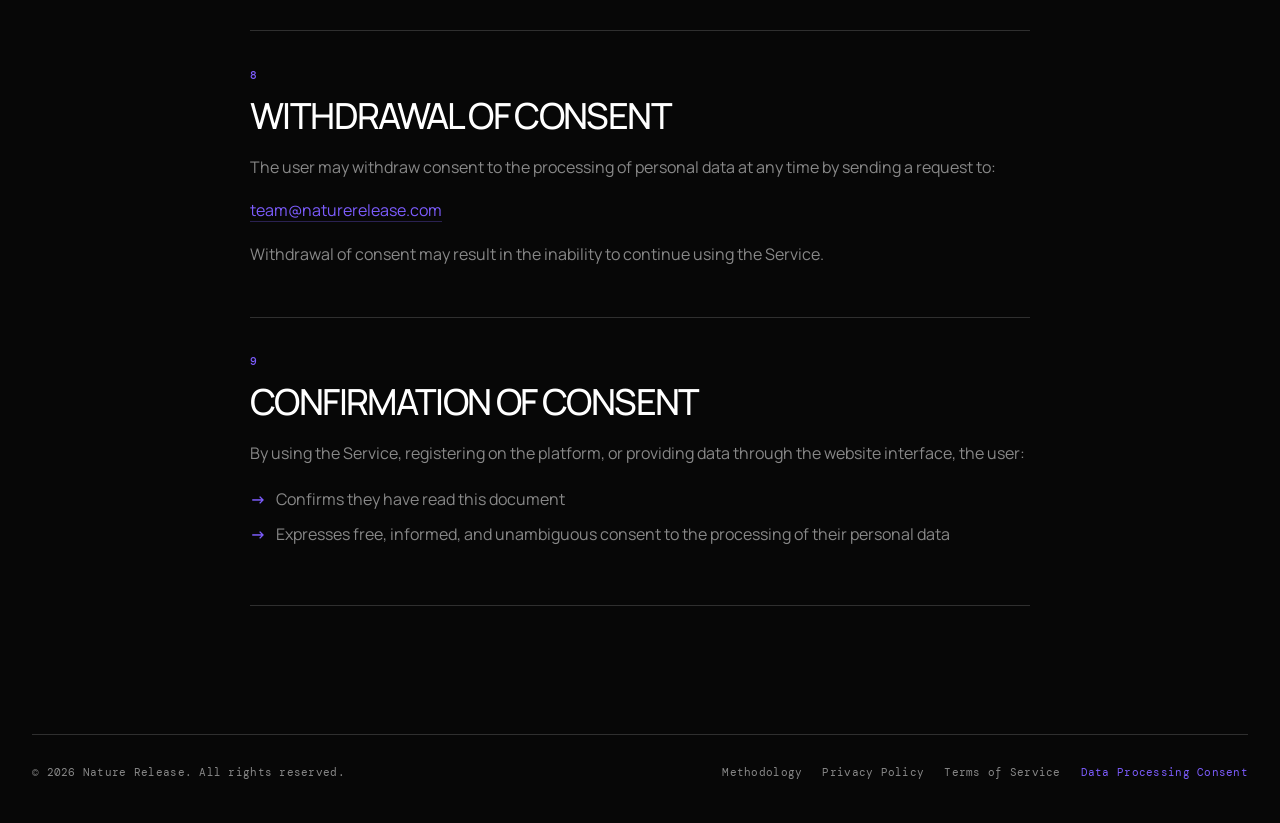
<file: data-processing-consent.html>
<!DOCTYPE html>
<html lang="en">
<head>
  <meta charset="UTF-8">
  <meta name="viewport" content="width=device-width, initial-scale=1.0">
  <title>Nature Release — Data Processing Consent</title>
  <meta property="og:type" content="website">
  <meta property="og:site_name" content="Nature Release">
  <meta property="og:title" content="Nature Release — Data Processing Consent">
  <meta property="og:description" content="Nature Release data processing consent.">
  <meta property="og:image" content="https://naturerelease.com/assets/icons/nature-release/white-signal.png?v=og-v1">
  <meta property="og:image:width" content="1000">
  <meta property="og:image:height" content="1000">
  <meta name="twitter:card" content="summary">
  <meta name="twitter:image" content="https://naturerelease.com/assets/icons/nature-release/white-signal.png?v=og-v1">
  <link rel="icon" type="image/png" sizes="512x512" href="assets/icons/nature-release/white-signal.png?v=favicon-v1">
  <link rel="shortcut icon" href="assets/icons/nature-release/white-signal.png?v=favicon-v1">
  <link rel="stylesheet" href="assets/styles/tokens.css?v=signal-v2">
  <link rel="preconnect" href="https://fonts.googleapis.com">
  <link rel="preconnect" href="https://fonts.gstatic.com" crossorigin>
  <link href="https://fonts.googleapis.com/css2?family=DM+Mono:wght@400;500&family=Manrope:wght@400;500;600;700&display=swap" rel="stylesheet">
  <style>
    *, *::before, *::after { box-sizing: border-box; margin: 0; padding: 0; }
    body { background: var(--black); color: var(--white); font-family: 'Inter', sans-serif; -webkit-font-smoothing: antialiased; }
    .l-header { position: sticky; top: 0; z-index: 100; background: var(--black-85); backdrop-filter: blur(20px); border-bottom: 1px solid var(--grey); padding: 16px 40px; display: flex; align-items: center; justify-content: space-between; gap: 24px; }
    .l-header__left { display: flex; align-items: center; gap: 24px; }
    .l-logo { font-size: 16px; font-weight: 700; color: var(--white); text-decoration: none; letter-spacing: -0.02em; }
    .l-back { font-size: 13px; font-weight: 500; color: var(--light-grey); text-decoration: none; transition: color 0.2s; }
    .l-back:hover { color: var(--white); }
    .l-lang { display: flex; align-items: center; gap: 4px; height: 34px; padding: 0 12px; border-radius: 100px; border: 1px solid var(--white-15); background: transparent; cursor: pointer; transition: border-color 0.2s, background 0.2s; font-family: 'Inter', sans-serif; }
    .l-lang:hover { border-color: var(--white-40); background: var(--white-06); }
    .l-lang svg { opacity: 0.7; } .l-lang:hover svg { opacity: 1; }
    .l-lang-label { font-size: 11px; font-weight: 600; letter-spacing: 0.08em; color: var(--white-70); margin-left: 4px; }
    .l-main { max-width: 820px; margin: 0 auto; padding: 64px 40px 96px; }
    .l-label { font-size: 11px; font-weight: 600; letter-spacing: 0.14em; text-transform: uppercase; color: var(--purple); margin-bottom: 16px; }
    .l-title { font-size: 48px; font-weight: 700; letter-spacing: -0.03em; line-height: 1.1; color: var(--white); margin-bottom: 16px; }
    .l-updated { font-size: 13px; color: var(--light-grey); margin-bottom: 32px; }
    .l-intro { font-size: 16px; line-height: 1.7; color: var(--light-grey); padding-bottom: 48px; border-bottom: 1px solid var(--grey); }
    .l-sections { margin-top: 48px; display: flex; flex-direction: column; gap: 8px; }
    .l-section { background: var(--dark-grey); border: 1px solid var(--grey); border-radius: 16px; padding: 28px 32px; }
    .l-section-num { font-size: 11px; font-weight: 600; letter-spacing: 0.14em; text-transform: uppercase; color: var(--purple); margin-bottom: 8px; }
    .l-section-title { font-size: 18px; font-weight: 700; color: var(--white); margin-bottom: 16px; letter-spacing: -0.01em; }
    .l-section-body { font-size: 15px; line-height: 1.75; color: var(--light-grey); }
    .l-section-body p { margin-bottom: 12px; }
    .l-section-body p:last-child { margin-bottom: 0; }
    .l-section-body ul { list-style: none; margin: 8px 0 12px; display: flex; flex-direction: column; gap: 6px; }
    .l-section-body ul li::before { content: "→"; color: var(--purple); font-weight: 700; margin-right: 8px; }
    .l-section-body strong { color: var(--white); font-weight: 600; }
    .l-section-body a { color: var(--purple); text-decoration: none; border-bottom: 1px solid var(--sleep-30); }
    .l-sub { margin-top: 16px; }
    .l-sub-title { font-size: 13px; font-weight: 600; color: var(--white-60); letter-spacing: 0.04em; text-transform: uppercase; margin-bottom: 8px; }
    .l-footer { border-top: 1px solid var(--grey); padding: 32px 40px; display: flex; align-items: center; justify-content: space-between; flex-wrap: wrap; gap: 16px; }
    .l-footer-copy { font-size: 13px; color: var(--light-grey); }
    .l-footer-links { display: flex; gap: 24px; }
    .l-footer-links a { font-size: 13px; color: var(--light-grey); text-decoration: none; transition: color 0.2s; }
    .l-footer-links a:hover { color: var(--white); }
    .l-footer-links a.is-current { color: var(--purple); }
    @media (max-width: 640px) {
      .l-header { padding: 14px 20px; }
      .l-main { padding: 40px 20px 64px; }
      .l-title { font-size: 32px; }
      .l-section { padding: 20px; }
      .l-footer { padding: 24px 20px; flex-direction: column; align-items: flex-start; }
    }
  </style>
  <link rel="stylesheet" href="assets/styles/documents.css?v=identity-v1">
</head>
<body>

<header class="l-header">
  <div class="l-header__left">
    <a href="index.html" class="l-logo">Nature Release</a>
    <a href="index.html" class="l-back" id="backLink">← Back</a>
  </div>
  <button class="l-lang" id="langToggle" aria-label="Change language">
    <svg width="16" height="16" viewBox="0 0 24 24" fill="none" xmlns="http://www.w3.org/2000/svg">
      <path d="M12 22C17.5228 22 22 17.5228 22 12C22 6.47715 17.5228 2 12 2C6.47715 2 2 6.47715 2 12C2 17.5228 6.47715 22 12 22Z" stroke="white" stroke-width="1.5" stroke-linecap="round" stroke-linejoin="round"/>
      <path d="M12 2C9.43223 4.69615 8 8.27674 8 12C8 15.7233 9.43223 19.3038 12 22C14.5678 19.3038 16 15.7233 16 12C16 8.27674 14.5678 4.69615 12 2Z" stroke="white" stroke-width="1.5" stroke-linecap="round" stroke-linejoin="round"/>
      <path d="M2 12H22" stroke="white" stroke-width="1.5" stroke-linecap="round" stroke-linejoin="round"/>
    </svg>
    <span class="l-lang-label" id="langLabel">EN</span>
  </button>
</header>

<main class="l-main">
  <aside class="l-toc" aria-label="On this page"><div class="l-toc__label" id="tocLabel"></div><nav class="l-toc__links" id="tocLinks"></nav></aside>
  <div class="l-document-content">
    <div class="l-label" id="docLabel"></div>
    <h1 class="l-title" id="docTitle"></h1>
    <p class="l-updated" id="docUpdated"></p>
    <p class="l-intro" id="docIntro"></p>
    <div class="l-sections" id="docSections"></div>
  </div>
</main>

<footer class="l-footer">
  <span class="l-footer-copy" id="footerCopy"></span>
  <div class="l-footer-links">
    <a href="methodology/" id="linkMethodology"></a>
    <a href="privacy-policy.html" id="linkPrivacy"></a>
    <a href="terms-of-service.html" id="linkTerms"></a>
    <a href="data-processing-consent.html" id="linkConsent" class="is-current"></a>
  </div>
</footer>

<script src="assets/scripts/documents.js"></script>
<script>
  const content = {
    EN: {
      label: 'Legal',
      title: 'Data Processing Consent',
      updated: 'Last updated: March 14, 2026',
      intro: 'By using naturerelease.com, the mobile applications, the Nature Release platform, and related services (the "Service"), the user provides free, informed, and unambiguous consent to the processing of personal data under the terms set out in this document.',
      sections: [
        {
          num: '1', title: 'DATA CONTROLLER',
          html: '<p>The data controller is Nature Release ("the Controller"), a digital platform designed to collect, aggregate, and analyse personal data related to the user\'s lifestyle.</p><p>For data processing enquiries: <a href="mailto:team@naturerelease.com">team@naturerelease.com</a></p>'
        },
        {
          num: '2', title: 'PERSONAL DATA THAT MAY BE PROCESSED',
          html: `
            <div class="l-sub"><div class="l-sub-title">Identification Data</div><ul><li>First and last name</li><li>Contact details (email, phone)</li></ul></div>
            <div class="l-sub"><div class="l-sub-title">Technical Data</div><ul><li>IP address</li><li>Device and browser information</li><li>Cookies</li><li>Service usage data</li></ul></div>
            <div class="l-sub"><div class="l-sub-title">Health and Lifestyle Data</div><ul><li>Biometric indicators</li><li>Lab results</li><li>Medical indicators provided by the user</li><li>Sleep, physical activity, nutrition, and lifestyle data</li></ul></div>
            <div class="l-sub"><div class="l-sub-title">Genetic Data</div><p>If voluntarily provided by the user.</p></div>
            <div class="l-sub"><div class="l-sub-title">Data from Third-Party Devices and Services</div><p>The user may, at their discretion, grant access to data from third-party services including Oura, Whoop, Apple Health, Google Health Connect, and other health monitoring apps and devices. Such data transfers are made solely with the user's consent.</p></div>`
        },
        {
          num: '3', title: 'PURPOSES OF PROCESSING',
          html: `<p>Nature Release processes personal data exclusively for the following purposes:</p>
            <p><strong>3.1 Providing access to the Service</strong> — creating and maintaining a user account, enabling all Service features including Oracle, Diary, Laboratory, Insights, Protocols, and Forum.</p>
            <p><strong>3.2 Local data analysis to identify individual patterns</strong> — processing user data using on-device algorithms to identify statistical correlations presented in the Laboratory and Insights modules.</p>
            <p><strong>3.3 Generating experimental protocols</strong> — creating personalised Protocols to help users independently research the effect of various factors on their wellbeing.</p>
            <p><strong>3.4 Personalising the user experience</strong> — adapting the interface, recommendations, and content based on user interaction analysis.</p>
            <p><strong>3.5 Ensuring Service operation and security</strong> — technical support, monitoring, and prevention of outages; protecting accounts from unauthorised access.</p>
            <p><strong>3.6 Improving the Service</strong> — analysing aggregated and anonymised data to refine algorithms and functionality. Only de-identified data is used for this purpose.</p>
            <p><strong>3.7 Communicating with users</strong> — sending service-related notifications and, with separate consent, informational and educational materials.</p>
            <p><strong>3.8 Fulfilling legal requirements</strong> — complying with applicable data protection and consumer rights legislation.</p>
            <p><strong>Nature Release does NOT transfer or sell medical, biometric, or other sensitive user data to third parties for marketing or other commercial purposes unrelated to the direct operation of the Service.</strong></p>`
        },
        {
          num: '4', title: 'PROCESSING OF SPECIAL CATEGORIES OF DATA',
          html: '<p>The user provides explicit consent to the processing of special categories of personal data, including:</p><ul><li>Health data</li><li>Biometric data</li><li>Genetic information (if provided by the user)</li></ul><p>Such data is used exclusively to deliver Service features and generate personalised recommendations.</p>'
        },
        {
          num: '5', title: 'DATA OPERATIONS',
          html: '<p>The Controller may perform the following operations on personal data:</p><ul><li>Collection</li><li>Recording</li><li>Organisation</li><li>Storage</li><li>Updating</li><li>Use</li><li>Transfer to partners involved in providing the Service</li><li>Anonymisation</li><li>Erasure</li></ul><p>Processing may be carried out using automated systems and without them.</p>'
        },
        {
          num: '6', title: 'THIRD-PARTY DATA TRANSFERS',
          html: `<p>Nature Release aims to minimise the transfer of personal data to third parties. Core Service analytics run locally on the user's device.</p>
            <p>Data transfers are permitted exclusively to:</p>
            <p><strong>6.1 Technical service providers</strong> — a limited set of data (email, aggregated statistics) is transferred to companies providing hosting and technical support (Yandex Cloud, Firebase, MailerLite) under strict confidentiality terms.</p>
            <p><strong>6.2 Analytics services</strong> — with the user's consent, anonymised app usage data may be shared to improve its operation.</p>
            <p><strong>6.3 Government authorities</strong> — in cases expressly required by law.</p>
            <p><strong>6.4 Corporate reorganisation</strong> — in the event of a merger or business sale, data may be transferred to the successor.</p>
            <p><strong>Nature Release guarantees it does not sell or transfer users' medical, biometric, or genetic data to third parties for marketing or commercial purposes.</strong></p>`
        },
        {
          num: '7', title: 'DATA RETENTION PERIOD',
          html: '<p>Personal data is retained for as long as necessary to:</p><ul><li>Provide the Service</li><li>Fulfil legal obligations</li><li>Resolve potential disputes</li></ul><p>Upon withdrawal of consent, personal data is deleted from active databases within 30 calendar days.</p><p>Data in backup copies is deleted automatically in accordance with storage system refresh cycles.</p><p>Anonymised data does not allow identification of the user and may be used for analytical and research purposes.</p>'
        },
        {
          num: '8', title: 'WITHDRAWAL OF CONSENT',
          html: '<p>The user may withdraw consent to the processing of personal data at any time by sending a request to:</p><p><a href="mailto:team@naturerelease.com">team@naturerelease.com</a></p><p>Withdrawal of consent may result in the inability to continue using the Service.</p>'
        },
        {
          num: '9', title: 'CONFIRMATION OF CONSENT',
          html: '<p>By using the Service, registering on the platform, or providing data through the website interface, the user:</p><ul><li>Confirms they have read this document</li><li>Expresses free, informed, and unambiguous consent to the processing of their personal data</li></ul>'
        }
      ],
      back: '← Back',
      copy: '© 2026 Nature Release. All rights reserved.',
      linkMethodology: 'Methodology',
      linkPrivacy: 'Privacy Policy',
      linkTerms: 'Terms of Service',
      linkConsent: 'Data Processing Consent'
    },
    RU: {
      label: 'Юридическое',
      title: 'Согласие на обработку персональных данных',
      updated: 'Дата последнего обновления: 14.03.2026',
      intro: 'Используя сайт naturerelease.com, мобильные приложения, платформу Nature Release и связанные сервисы (далее — «Сервис»), пользователь предоставляет свободное, информированное и однозначное согласие на обработку персональных данных на условиях, изложенных в настоящем документе.',
      sections: [
        {
          num: '1', title: 'ОПЕРАТОР ПЕРСОНАЛЬНЫХ ДАННЫХ',
          html: '<p>Оператором персональных данных является Nature Release («Оператор»), предоставляющий цифровую платформу для сбора, агрегации и анализа персональных данных пользователя, связанных с его образом жизни.</p><p>По вопросам обработки персональных данных: <a href="mailto:team@naturerelease.com">team@naturerelease.com</a></p>'
        },
        {
          num: '2', title: 'ПЕРСОНАЛЬНЫЕ ДАННЫЕ, КОТОРЫЕ МОГУТ ОБРАБАТЫВАТЬСЯ',
          html: `
            <div class="l-sub"><div class="l-sub-title">Идентификационные данные</div><ul><li>Имя и фамилия</li><li>Контактные данные (email, телефон)</li></ul></div>
            <div class="l-sub"><div class="l-sub-title">Технические данные</div><ul><li>IP-адрес</li><li>Информация об устройстве и браузере</li><li>Файлы cookies</li><li>Данные об использовании Сервиса</li></ul></div>
            <div class="l-sub"><div class="l-sub-title">Данные о здоровье и образе жизни</div><ul><li>Биометрические показатели</li><li>Результаты лабораторных анализов</li><li>Медицинские показатели, предоставленные пользователем</li><li>Данные о сне, физической активности, питании и образе жизни</li></ul></div>
            <div class="l-sub"><div class="l-sub-title">Генетические данные</div><p>Если такие данные добровольно предоставлены пользователем.</p></div>
            <div class="l-sub"><div class="l-sub-title">Данные из сторонних устройств и сервисов</div><p>Пользователь может по своему усмотрению предоставить доступ к данным из сторонних сервисов: Oura, Whoop, Apple Health, Google Health Connect и других устройств. Передача осуществляется исключительно с согласия пользователя.</p></div>`
        },
        {
          num: '3', title: 'ЦЕЛИ ОБРАБОТКИ ПЕРСОНАЛЬНЫХ ДАННЫХ',
          html: `<p>Nature Release обрабатывает персональные данные исключительно в следующих целях:</p>
            <p><strong>3.1</strong> Предоставление доступа к Сервису — создание и поддержка учётной записи, обеспечение функций Oracle, Diary, Laboratory, Insights, Protocols, Forum.</p>
            <p><strong>3.2</strong> Локальный анализ данных для выявления паттернов — обработка данных алгоритмами на устройстве пользователя с целью выявления корреляций, представляемых в модулях Laboratory и Insights.</p>
            <p><strong>3.3</strong> Формирование экспериментальных протоколов — генерация персональных Protocols для самостоятельного исследования влияния факторов на самочувствие.</p>
            <p><strong>3.4</strong> Персонализация пользовательского опыта — адаптация интерфейса и рекомендаций под индивидуальные особенности пользователя.</p>
            <p><strong>3.5</strong> Обеспечение функционирования и безопасности Сервиса — техническая поддержка, мониторинг, защита от несанкционированного доступа.</p>
            <p><strong>3.6</strong> Улучшение Сервиса — анализ агрегированных обезличенных данных для совершенствования алгоритмов. Используются только данные, не позволяющие идентифицировать пользователя.</p>
            <p><strong>3.7</strong> Информирование пользователей — уведомления об изменениях Сервиса, а также с отдельного согласия — образовательные материалы.</p>
            <p><strong>3.8</strong> Исполнение требований законодательства — выполнение обязательств по применимому законодательству о персональных данных.</p>
            <p><strong>Nature Release НЕ передаёт и НЕ продаёт медицинские, биометрические или иные чувствительные данные третьим лицам для маркетинга или коммерческих целей, не связанных с функционированием Сервиса.</strong></p>`
        },
        {
          num: '4', title: 'ОБРАБОТКА СПЕЦИАЛЬНЫХ КАТЕГОРИЙ ДАННЫХ',
          html: '<p>Пользователь предоставляет явное согласие на обработку специальных категорий персональных данных, включая:</p><ul><li>Данные о здоровье</li><li>Биометрические данные</li><li>Генетическую информацию (если предоставлена пользователем)</li></ul><p>Такие данные используются исключительно для предоставления функций Сервиса и формирования персонализированных рекомендаций.</p>'
        },
        {
          num: '5', title: 'ДЕЙСТВИЯ С ПЕРСОНАЛЬНЫМИ ДАННЫМИ',
          html: '<p>Оператор может осуществлять следующие действия с персональными данными:</p><ul><li>Сбор</li><li>Запись</li><li>Систематизацию</li><li>Хранение</li><li>Уточнение (обновление)</li><li>Использование</li><li>Передачу партнёрам, участвующим в предоставлении Сервиса</li><li>Обезличивание</li><li>Удаление</li></ul><p>Обработка может осуществляться как с использованием автоматизированных систем, так и без них.</p>'
        },
        {
          num: '6', title: 'ПЕРЕДАЧА ДАННЫХ ТРЕТЬИМ ЛИЦАМ',
          html: `<p>Nature Release стремится к максимальному сокращению передачи персональных данных третьим лицам. Ключевая аналитика выполняется локально на устройстве пользователя.</p>
            <p>Передача данных возможна исключительно:</p>
            <p><strong>6.1</strong> Поставщикам технических услуг — ограниченный набор данных (email, агрегированная статистика) передаётся компаниям Яндекс Cloud, Firebase, MailerLite на условиях строгой конфиденциальности.</p>
            <p><strong>6.2</strong> Аналитическим сервисам — с согласия пользователя могут передаваться обезличенные данные об использовании приложения.</p>
            <p><strong>6.3</strong> По запросу государственных органов — в случаях, прямо предусмотренных законодательством.</p>
            <p><strong>6.4</strong> При корпоративной реорганизации — в случае слияния или продажи бизнеса данные могут быть переданы правопреемнику.</p>
            <p><strong>Nature Release гарантирует, что не продаёт и не передаёт медицинские, биометрические или генетические данные пользователей третьим лицам в маркетинговых или иных коммерческих целях.</strong></p>`
        },
        {
          num: '7', title: 'СРОК ХРАНЕНИЯ ДАННЫХ',
          html: '<p>Персональные данные хранятся в течение срока, необходимого для:</p><ul><li>Предоставления Сервиса</li><li>Выполнения юридических обязательств</li><li>Разрешения возможных споров</li></ul><p>При отзыве согласия персональные данные удаляются из активных баз данных в течение 30 календарных дней.</p><p>Данные в резервных копиях удаляются автоматически в соответствии с циклами обновления систем хранения.</p><p>Обезличенные данные не позволяют идентифицировать пользователя и могут использоваться в аналитических и исследовательских целях.</p>'
        },
        {
          num: '8', title: 'ОТЗЫВ СОГЛАСИЯ',
          html: '<p>Пользователь вправе в любой момент отозвать согласие на обработку персональных данных, направив запрос по адресу:</p><p><a href="mailto:team@naturerelease.com">team@naturerelease.com</a></p><p>Отзыв согласия может привести к невозможности дальнейшего использования Сервиса.</p>'
        },
        {
          num: '9', title: 'ПОДТВЕРЖДЕНИЕ СОГЛАСИЯ',
          html: '<p>Используя Сервис, регистрируясь на платформе или предоставляя данные через интерфейс сайта, пользователь:</p><ul><li>Подтверждает ознакомление с настоящим документом</li><li>Выражает свободное, информированное и однозначное согласие на обработку персональных данных</li></ul>'
        }
      ],
      back: '← Назад',
      copy: '© 2026 Nature Release. Все права защищены.',
      linkMethodology: 'Методология',
      linkPrivacy: 'Политика конфиденциальности',
      linkTerms: 'Условия использования',
      linkConsent: 'Согласие на обработку данных'
    }
  };

  let lang = localStorage.getItem('nr-lang') || 'EN';

  function render(l) {
    lang = l;
    const d = content[l];
    document.documentElement.lang = l === 'RU' ? 'ru' : 'en';
    document.title = 'Nature Release — ' + d.title;
    document.getElementById('docLabel').textContent = d.label;
    document.getElementById('docTitle').textContent = d.title;
    document.getElementById('docUpdated').textContent = d.updated;
    document.getElementById('docIntro').textContent = d.intro;
    document.getElementById('backLink').textContent = d.back;
    document.getElementById('langLabel').textContent = l;
    document.getElementById('footerCopy').textContent = d.copy;
    document.getElementById('linkMethodology').textContent = d.linkMethodology;
    document.getElementById('linkPrivacy').textContent = d.linkPrivacy;
    document.getElementById('linkTerms').textContent = d.linkTerms;
    document.getElementById('linkConsent').textContent = d.linkConsent;
    document.getElementById('tocLabel').textContent = l === 'RU' ? 'На этой странице' : 'On this page';
    document.getElementById('tocLinks').innerHTML = d.sections.map(s => `<a href="#section-${s.num}">${s.num}. ${s.title}</a>`).join('');

    const container = document.getElementById('docSections');
    container.innerHTML = d.sections.map(s => `
      <div class="l-section" id="section-${s.num}">
        <div class="l-section-num">${s.num}</div>
        <div class="l-section-title">${s.title}</div>
        <div class="l-section-body">${s.html}</div>
      </div>`).join('');
    NatureReleaseDocuments.initialiseToc(document.querySelector('.l-main'));

    localStorage.setItem('nr-lang', l);
  }

  document.getElementById('langToggle').addEventListener('click', () => {
    render(lang === 'EN' ? 'RU' : 'EN');
  });

  render(lang);
</script>
</body>
</html>
</file>
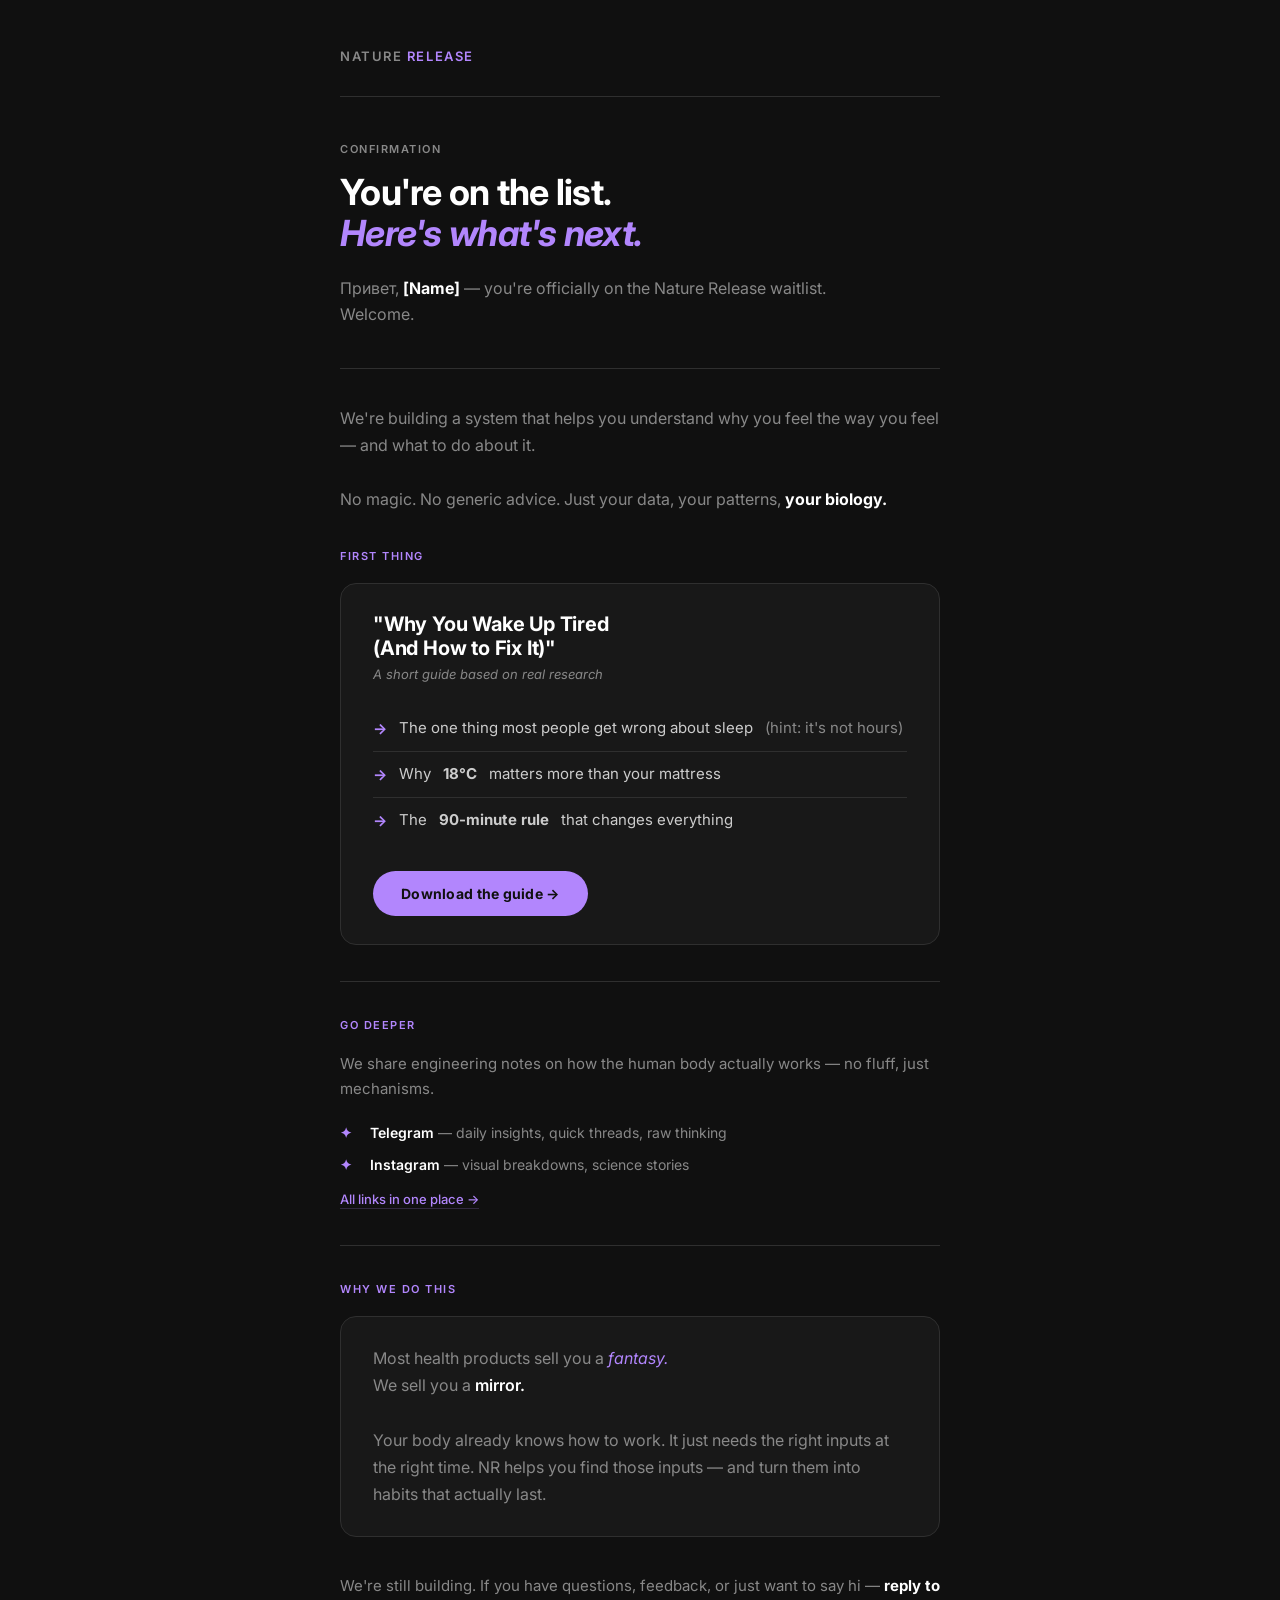
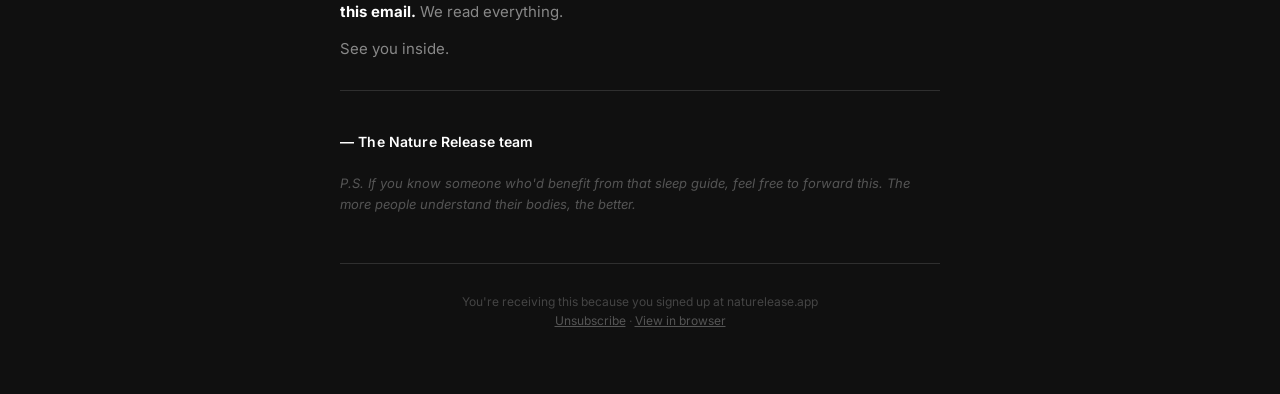
<file: email-eng-template.html>
<!DOCTYPE html>
<html lang="en" xmlns="http://www.w3.org/1999/xhtml">
<head>
  <meta charset="UTF-8">
  <meta name="viewport" content="width=device-width, initial-scale=1.0">
  <meta http-equiv="X-UA-Compatible" content="IE=edge">
  <title>Nature Release — You're on the list</title>
  <link rel="preconnect" href="https://fonts.googleapis.com">
  <link rel="preconnect" href="https://fonts.gstatic.com" crossorigin>
  <link href="https://fonts.googleapis.com/css2?family=Inter:ital,wght@0,400;0,500;0,600;0,700;1,400&display=swap" rel="stylesheet">
  <!--[if mso]>
  <noscript>
    <xml><o:OfficeDocumentSettings><o:PixelsPerInch>96</o:PixelsPerInch></o:OfficeDocumentSettings></xml>
  </noscript>
  <![endif]-->
  <style>
    * { box-sizing: border-box; margin: 0; padding: 0; }
    body {
      background-color: #101010;
      font-family: 'Inter', Arial, sans-serif;
      color: #ffffff;
      -webkit-font-smoothing: antialiased;
      -moz-osx-font-smoothing: grayscale;
    }
    .email-bg {
      background-color: #101010;
      padding: 48px 16px 64px;
    }
    .email-wrap {
      max-width: 600px;
      margin: 0 auto;
    }

    /* Header */
    .email-header {
      margin-bottom: 40px;
      padding-bottom: 32px;
      border-bottom: 1px solid #2f2f2f;
    }
    .email-logo {
      font-size: 13px;
      font-weight: 600;
      letter-spacing: 0.12em;
      text-transform: uppercase;
      color: #888;
    }
    .email-logo span {
      color: #b286fd;
    }

    /* Hero block */
    .email-hero {
      margin-bottom: 40px;
    }
    .email-tag {
      display: inline-block;
      font-size: 11px;
      font-weight: 600;
      letter-spacing: 0.14em;
      text-transform: uppercase;
      color: #888;
      margin-bottom: 16px;
    }
    .email-hero h1 {
      font-size: 36px;
      font-weight: 700;
      line-height: 1.15;
      letter-spacing: -0.02em;
      color: #ffffff;
      margin-bottom: 20px;
    }
    .email-hero h1 em {
      font-style: italic;
      color: #b286fd;
    }
    .email-hero p {
      font-size: 16px;
      line-height: 1.65;
      color: #888;
      max-width: 520px;
    }

    /* Divider */
    .email-divider {
      height: 1px;
      background: #2f2f2f;
      margin: 36px 0;
    }

    /* Section label */
    .section-label {
      font-size: 11px;
      font-weight: 600;
      letter-spacing: 0.14em;
      text-transform: uppercase;
      color: #b286fd;
      margin-bottom: 20px;
    }

    /* Guide block */
    .guide-block {
      background: #181818;
      border: 1px solid #2f2f2f;
      border-radius: 16px;
      padding: 28px 32px;
      margin-bottom: 36px;
    }
    .guide-block h2 {
      font-size: 20px;
      font-weight: 700;
      color: #ffffff;
      margin-bottom: 6px;
      letter-spacing: -0.01em;
    }
    .guide-block .guide-subtitle {
      font-size: 13px;
      color: #888;
      margin-bottom: 24px;
      font-style: italic;
    }
    .guide-list {
      list-style: none;
      margin-bottom: 28px;
    }
    .guide-list li {
      font-size: 15px;
      line-height: 1.6;
      color: #cccccc;
      padding: 10px 0;
      border-bottom: 1px solid #2f2f2f;
      display: flex;
      align-items: flex-start;
      gap: 12px;
    }
    .guide-list li:last-child { border-bottom: none; }
    .guide-list li .bullet {
      color: #b286fd;
      font-weight: 700;
      flex-shrink: 0;
      margin-top: 1px;
    }
    .btn-guide {
      display: inline-block;
      background: #b286fd;
      color: #101010;
      font-family: 'Inter', Arial, sans-serif;
      font-size: 14px;
      font-weight: 700;
      letter-spacing: 0.02em;
      text-decoration: none;
      padding: 14px 28px;
      border-radius: 100px;
      text-align: center;
    }

    /* Social block */
    .social-block {
      margin-bottom: 36px;
    }
    .social-block p {
      font-size: 15px;
      line-height: 1.65;
      color: #888;
      margin-bottom: 20px;
    }
    .social-links {
      display: flex;
      flex-direction: column;
      gap: 10px;
    }
    .social-item {
      display: flex;
      align-items: flex-start;
      gap: 10px;
      font-size: 14px;
      line-height: 1.55;
    }
    .social-item .social-icon {
      color: #b286fd;
      font-weight: 600;
      flex-shrink: 0;
      width: 20px;
    }
    .social-item .social-name {
      font-weight: 600;
      color: #ffffff;
      text-decoration: none;
    }
    .social-item .social-desc {
      color: #888;
    }
    .social-link-all {
      display: inline-block;
      margin-top: 16px;
      font-size: 13px;
      font-weight: 500;
      color: #b286fd;
      text-decoration: none;
      border-bottom: 1px solid #b286fd33;
      padding-bottom: 1px;
    }

    /* Why block */
    .why-block {
      background: #181818;
      border: 1px solid #2f2f2f;
      border-radius: 16px;
      padding: 28px 32px;
      margin-bottom: 36px;
    }
    .why-block p {
      font-size: 16px;
      line-height: 1.7;
      color: #888;
    }
    .why-block p strong {
      color: #ffffff;
      font-weight: 600;
    }
    .why-block p em {
      color: #b286fd;
      font-style: italic;
    }

    /* Closing */
    .closing {
      font-size: 15px;
      line-height: 1.7;
      color: #888;
      margin-bottom: 28px;
    }
    .closing strong {
      color: #ffffff;
    }

    /* Signature */
    .signature {
      padding-top: 28px;
      border-top: 1px solid #2f2f2f;
    }
    .signature p {
      font-size: 15px;
      line-height: 1.6;
      color: #888;
    }
    .signature .sig-name {
      font-size: 14px;
      font-weight: 600;
      color: #ffffff;
      margin-top: 12px;
      letter-spacing: 0.01em;
    }
    .signature .sig-ps {
      margin-top: 20px;
      font-size: 13px;
      color: #555;
      font-style: italic;
    }

    /* Footer */
    .email-footer {
      margin-top: 48px;
      padding-top: 28px;
      border-top: 1px solid #2f2f2f;
      text-align: center;
    }
    .email-footer p {
      font-size: 12px;
      color: #444;
      line-height: 1.6;
    }
    .email-footer a {
      color: #555;
      text-decoration: underline;
    }

    @media (max-width: 480px) {
      .email-hero h1 { font-size: 26px; }
      .guide-block, .why-block { padding: 20px; }
      .social-links { gap: 14px; }
    }
  </style>
</head>
<body>

<div class="email-bg">
  <div class="email-wrap">

    <!-- Header -->
    <div class="email-header">
      <div class="email-logo">Nature <span>Release</span></div>
    </div>

    <!-- Hero -->
    <div class="email-hero">
      <div class="email-tag">Confirmation</div>
      <h1>You're on the list.<br><em>Here's what's next.</em></h1>
      <p>
        Привет, <strong style="color:#ffffff;">[Name]</strong> — you're officially on the Nature Release waitlist. Welcome.
      </p>
    </div>

    <div class="email-divider"></div>

    <!-- Intro copy -->
    <p style="font-size:16px; line-height:1.7; color:#888; margin-bottom:36px;">
      We're building a system that helps you understand why you feel the way you feel — and what to do about it.<br><br>
      No magic. No generic advice. Just your data, your patterns, <strong style="color:#fff;">your biology.</strong>
    </p>

    <!-- Guide block -->
    <div class="section-label">First thing</div>
    <div class="guide-block">
      <h2>"Why You Wake Up Tired<br>(And How to Fix It)"</h2>
      <div class="guide-subtitle">A short guide based on real research</div>
      <ul class="guide-list">
        <li>
          <span class="bullet">→</span>
          The one thing most people get wrong about sleep <span style="color:#888;">(hint: it's not hours)</span>
        </li>
        <li>
          <span class="bullet">→</span>
          Why <strong>18°C</strong> matters more than your mattress
        </li>
        <li>
          <span class="bullet">→</span>
          The <strong>90-minute rule</strong> that changes everything
        </li>
      </ul>
      <a href="#" class="btn-guide">Download the guide →</a>
    </div>

    <div class="email-divider"></div>

    <!-- Social -->
    <div class="section-label">Go deeper</div>
    <div class="social-block">
      <p>We share engineering notes on how the human body actually works — no fluff, just mechanisms.</p>
      <div class="social-links">
        <div class="social-item">
          <span class="social-icon">✦</span>
          <div>
            <a href="https://t.me/naturerelease" class="social-name">Telegram</a>
            <span class="social-desc"> — daily insights, quick threads, raw thinking</span>
          </div>
        </div>
        <div class="social-item">
          <span class="social-icon">✦</span>
          <div>
            <a href="https://www.instagram.com/nature.release/" class="social-name">Instagram</a>
            <span class="social-desc"> — visual breakdowns, science stories</span>
          </div>
        </div>
      </div>
      <a href="#" class="social-link-all">All links in one place →</a>
    </div>

    <div class="email-divider"></div>

    <!-- Why we exist -->
    <div class="section-label">Why we do this</div>
    <div class="why-block">
      <p>
        Most health products sell you a <em>fantasy.</em><br>
        We sell you a <strong>mirror.</strong><br><br>
        Your body already knows how to work. It just needs the right inputs at the right time. NR helps you find those inputs — and turn them into habits that actually last.
      </p>
    </div>

    <!-- Closing -->
    <p class="closing">
      We're still building. If you have questions, feedback, or just want to say hi — <strong>reply to this email.</strong> We read everything.
    </p>
    <p class="closing" style="margin-top:-16px;">See you inside.</p>

    <!-- Signature -->
    <div class="signature">
      <p class="sig-name">— The Nature Release team</p>
      <p class="sig-ps">
        P.S. If you know someone who'd benefit from that sleep guide, feel free to forward this. The more people understand their bodies, the better.
      </p>
    </div>

    <!-- Footer -->
    <div class="email-footer">
      <p>
        You're receiving this because you signed up at naturelease.app<br>
        <a href="#">Unsubscribe</a> · <a href="#">View in browser</a>
      </p>
    </div>

  </div>
</div>

</body>
</html>
</file>
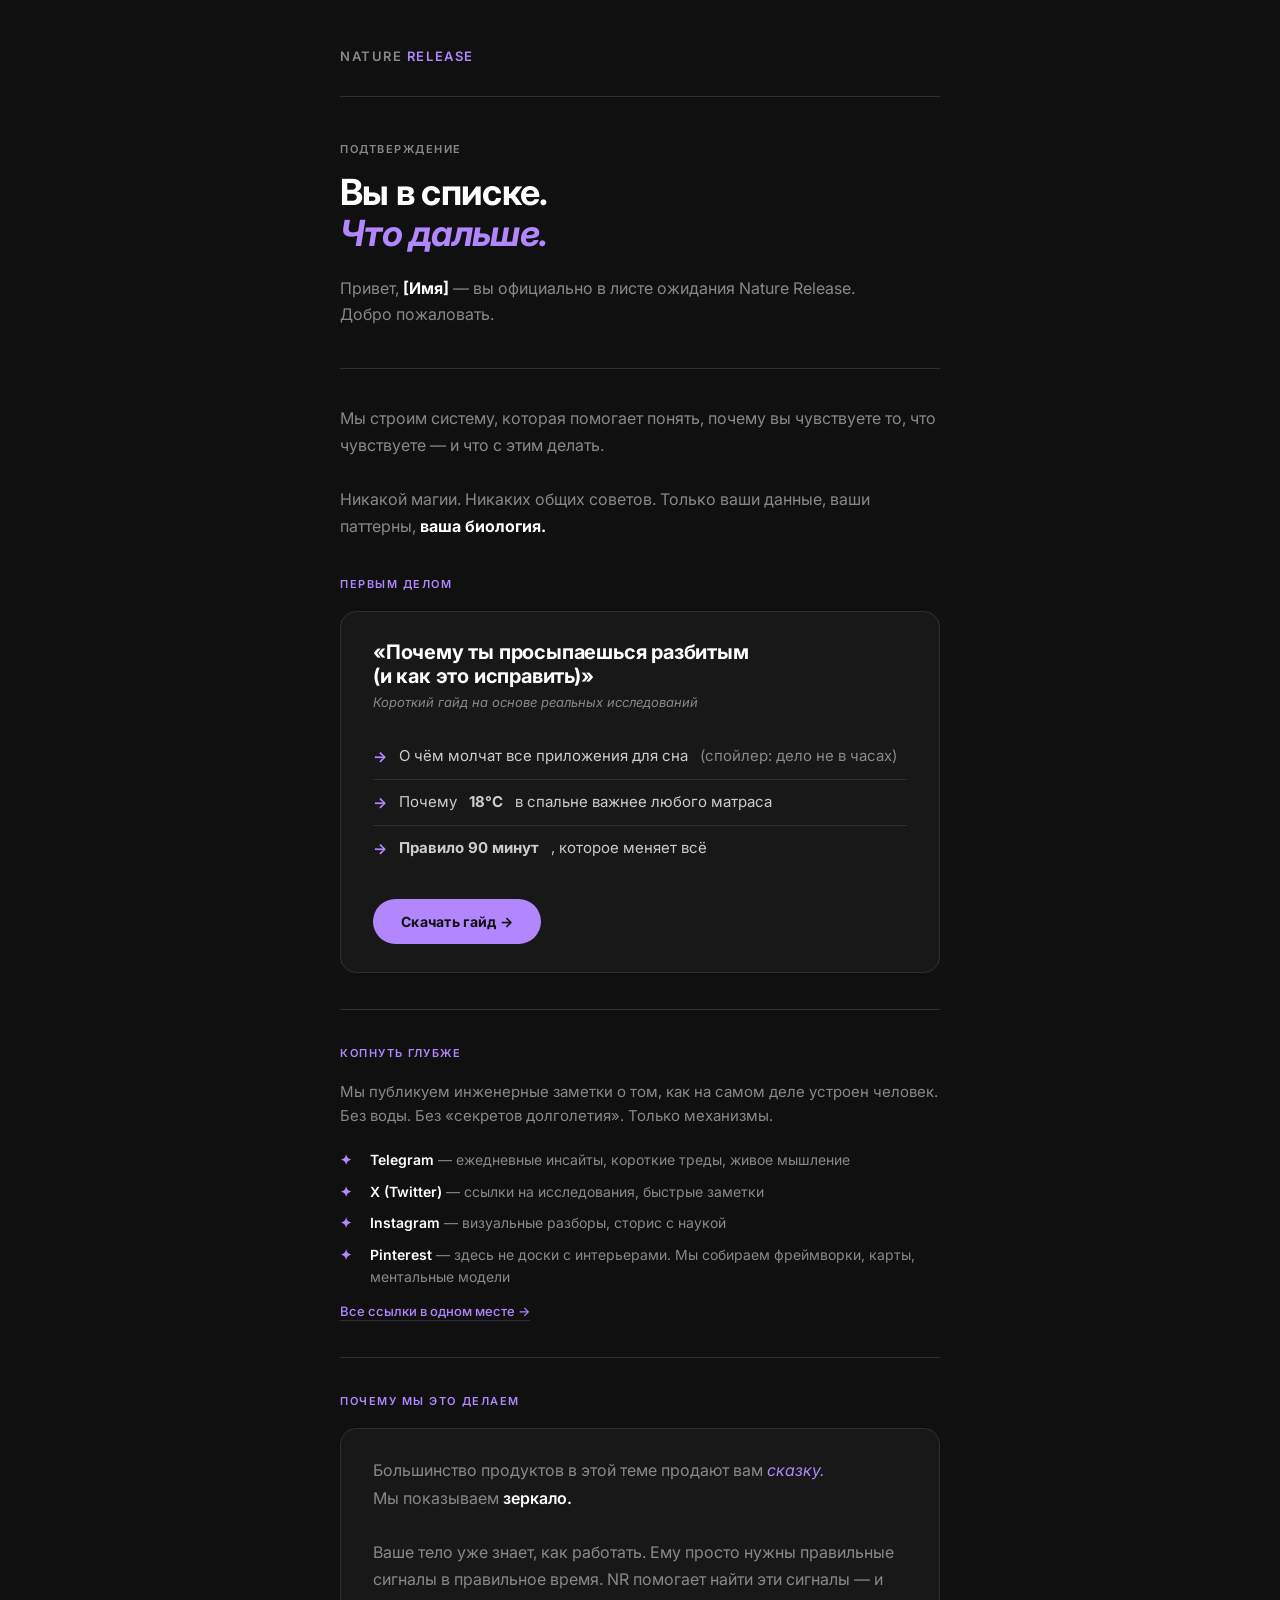
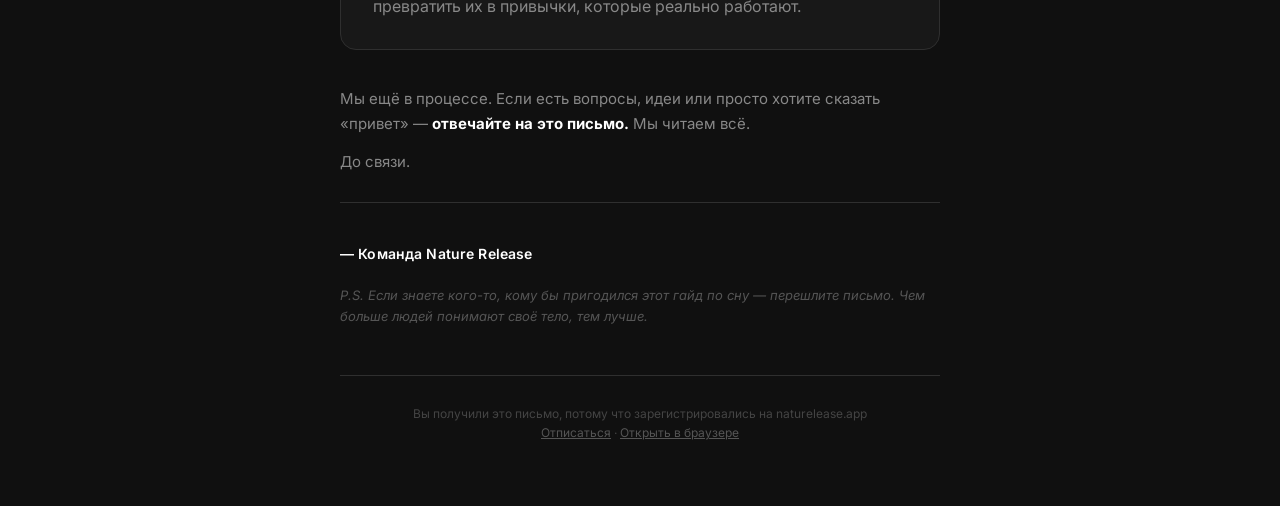
<file: email-rus-template.html>
<!DOCTYPE html>
<html lang="ru" xmlns="http://www.w3.org/1999/xhtml">
<head>
  <meta charset="UTF-8">
  <meta name="viewport" content="width=device-width, initial-scale=1.0">
  <meta http-equiv="X-UA-Compatible" content="IE=edge">
  <title>Nature Release — Вы в списке</title>
  <link rel="preconnect" href="https://fonts.googleapis.com">
  <link rel="preconnect" href="https://fonts.gstatic.com" crossorigin>
  <link href="https://fonts.googleapis.com/css2?family=Inter:ital,wght@0,400;0,500;0,600;0,700;1,400&display=swap" rel="stylesheet">
  <!--[if mso]>
  <noscript>
    <xml><o:OfficeDocumentSettings><o:PixelsPerInch>96</o:PixelsPerInch></o:OfficeDocumentSettings></xml>
  </noscript>
  <![endif]-->
  <style>
    * { box-sizing: border-box; margin: 0; padding: 0; }
    body {
      background-color: #101010;
      font-family: 'Inter', Arial, sans-serif;
      color: #ffffff;
      -webkit-font-smoothing: antialiased;
      -moz-osx-font-smoothing: grayscale;
    }
    .email-bg {
      background-color: #101010;
      padding: 48px 16px 64px;
    }
    .email-wrap {
      max-width: 600px;
      margin: 0 auto;
    }

    /* Header */
    .email-header {
      margin-bottom: 40px;
      padding-bottom: 32px;
      border-bottom: 1px solid #2f2f2f;
    }
    .email-logo {
      font-size: 13px;
      font-weight: 600;
      letter-spacing: 0.12em;
      text-transform: uppercase;
      color: #888;
    }
    .email-logo span {
      color: #b286fd;
    }

    /* Hero block */
    .email-hero {
      margin-bottom: 40px;
    }
    .email-tag {
      display: inline-block;
      font-size: 11px;
      font-weight: 600;
      letter-spacing: 0.14em;
      text-transform: uppercase;
      color: #888;
      margin-bottom: 16px;
    }
    .email-hero h1 {
      font-size: 36px;
      font-weight: 700;
      line-height: 1.15;
      letter-spacing: -0.02em;
      color: #ffffff;
      margin-bottom: 20px;
    }
    .email-hero h1 em {
      font-style: italic;
      color: #b286fd;
    }
    .email-hero p {
      font-size: 16px;
      line-height: 1.65;
      color: #888;
      max-width: 520px;
    }

    /* Divider */
    .email-divider {
      height: 1px;
      background: #2f2f2f;
      margin: 36px 0;
    }

    /* Section label */
    .section-label {
      font-size: 11px;
      font-weight: 600;
      letter-spacing: 0.14em;
      text-transform: uppercase;
      color: #b286fd;
      margin-bottom: 20px;
    }

    /* Guide block */
    .guide-block {
      background: #181818;
      border: 1px solid #2f2f2f;
      border-radius: 16px;
      padding: 28px 32px;
      margin-bottom: 36px;
    }
    .guide-block h2 {
      font-size: 20px;
      font-weight: 700;
      color: #ffffff;
      margin-bottom: 6px;
      letter-spacing: -0.01em;
    }
    .guide-block .guide-subtitle {
      font-size: 13px;
      color: #888;
      margin-bottom: 24px;
      font-style: italic;
    }
    .guide-list {
      list-style: none;
      margin-bottom: 28px;
    }
    .guide-list li {
      font-size: 15px;
      line-height: 1.6;
      color: #cccccc;
      padding: 10px 0;
      border-bottom: 1px solid #2f2f2f;
      display: flex;
      align-items: flex-start;
      gap: 12px;
    }
    .guide-list li:last-child { border-bottom: none; }
    .guide-list li .bullet {
      color: #b286fd;
      font-weight: 700;
      flex-shrink: 0;
      margin-top: 1px;
    }
    .btn-guide {
      display: inline-block;
      background: #b286fd;
      color: #101010;
      font-family: 'Inter', Arial, sans-serif;
      font-size: 14px;
      font-weight: 700;
      letter-spacing: 0.02em;
      text-decoration: none;
      padding: 14px 28px;
      border-radius: 100px;
      text-align: center;
    }

    /* Social block */
    .social-block {
      margin-bottom: 36px;
    }
    .social-block p {
      font-size: 15px;
      line-height: 1.65;
      color: #888;
      margin-bottom: 20px;
    }
    .social-links {
      display: flex;
      flex-direction: column;
      gap: 10px;
    }
    .social-item {
      display: flex;
      align-items: flex-start;
      gap: 10px;
      font-size: 14px;
      line-height: 1.55;
    }
    .social-item .social-icon {
      color: #b286fd;
      font-weight: 600;
      flex-shrink: 0;
      width: 20px;
    }
    .social-item .social-name {
      font-weight: 600;
      color: #ffffff;
    }
    .social-item .social-desc {
      color: #888;
    }
    .social-link-all {
      display: inline-block;
      margin-top: 16px;
      font-size: 13px;
      font-weight: 500;
      color: #b286fd;
      text-decoration: none;
      border-bottom: 1px solid #b286fd33;
      padding-bottom: 1px;
    }

    /* Why block */
    .why-block {
      background: #181818;
      border: 1px solid #2f2f2f;
      border-radius: 16px;
      padding: 28px 32px;
      margin-bottom: 36px;
    }
    .why-block p {
      font-size: 16px;
      line-height: 1.7;
      color: #888;
    }
    .why-block p strong {
      color: #ffffff;
      font-weight: 600;
    }
    .why-block p em {
      color: #b286fd;
      font-style: italic;
    }

    /* Closing */
    .closing {
      font-size: 15px;
      line-height: 1.7;
      color: #888;
      margin-bottom: 28px;
    }
    .closing strong {
      color: #ffffff;
    }

    /* Signature */
    .signature {
      padding-top: 28px;
      border-top: 1px solid #2f2f2f;
    }
    .signature p {
      font-size: 15px;
      line-height: 1.6;
      color: #888;
    }
    .signature .sig-name {
      font-size: 14px;
      font-weight: 600;
      color: #ffffff;
      margin-top: 12px;
      letter-spacing: 0.01em;
    }
    .signature .sig-ps {
      margin-top: 20px;
      font-size: 13px;
      color: #555;
      font-style: italic;
    }

    /* Footer */
    .email-footer {
      margin-top: 48px;
      padding-top: 28px;
      border-top: 1px solid #2f2f2f;
      text-align: center;
    }
    .email-footer p {
      font-size: 12px;
      color: #444;
      line-height: 1.6;
    }
    .email-footer a {
      color: #555;
      text-decoration: underline;
    }

    @media (max-width: 480px) {
      .email-hero h1 { font-size: 26px; }
      .guide-block, .why-block { padding: 20px; }
      .social-links { gap: 14px; }
    }
  </style>
</head>
<body>

<div class="email-bg">
  <div class="email-wrap">

    <!-- Header -->
    <div class="email-header">
      <div class="email-logo">Nature <span>Release</span></div>
    </div>

    <!-- Hero -->
    <div class="email-hero">
      <div class="email-tag">Подтверждение</div>
      <h1>Вы в списке.<br><em>Что дальше.</em></h1>
      <p>
        Привет, <strong style="color:#ffffff;">[Имя]</strong> — вы официально в листе ожидания Nature Release. Добро пожаловать.
      </p>
    </div>

    <div class="email-divider"></div>

    <!-- Intro copy -->
    <p style="font-size:16px; line-height:1.7; color:#888; margin-bottom:36px;">
      Мы строим систему, которая помогает понять, почему вы чувствуете то, что чувствуете — и что с этим делать.<br><br>
      Никакой магии. Никаких общих советов. Только ваши данные, ваши паттерны, <strong style="color:#fff;">ваша биология.</strong>
    </p>

    <!-- Guide block -->
    <div class="section-label">Первым делом</div>
    <div class="guide-block">
      <h2>«Почему ты просыпаешься разбитым<br>(и как это исправить)»</h2>
      <div class="guide-subtitle">Короткий гайд на основе реальных исследований</div>
      <ul class="guide-list">
        <li>
          <span class="bullet">→</span>
          О чём молчат все приложения для сна <span style="color:#888;">(спойлер: дело не в часах)</span>
        </li>
        <li>
          <span class="bullet">→</span>
          Почему <strong>18°C</strong> в спальне важнее любого матраса
        </li>
        <li>
          <span class="bullet">→</span>
          <strong>Правило 90 минут</strong>, которое меняет всё
        </li>
      </ul>
      <a href="#" class="btn-guide">Скачать гайд →</a>
    </div>

    <div class="email-divider"></div>

    <!-- Social -->
    <div class="section-label">Копнуть глубже</div>
    <div class="social-block">
      <p>Мы публикуем инженерные заметки о том, как на самом деле устроен человек. Без воды. Без «секретов долголетия». Только механизмы.</p>
      <div class="social-links">
        <div class="social-item">
          <span class="social-icon">✦</span>
          <div>
            <span class="social-name">Telegram</span>
            <span class="social-desc"> — ежедневные инсайты, короткие треды, живое мышление</span>
          </div>
        </div>
        <div class="social-item">
          <span class="social-icon">✦</span>
          <div>
            <span class="social-name">X (Twitter)</span>
            <span class="social-desc"> — ссылки на исследования, быстрые заметки</span>
          </div>
        </div>
        <div class="social-item">
          <span class="social-icon">✦</span>
          <div>
            <span class="social-name">Instagram</span>
            <span class="social-desc"> — визуальные разборы, сторис с наукой</span>
          </div>
        </div>
        <div class="social-item">
          <span class="social-icon">✦</span>
          <div>
            <span class="social-name">Pinterest</span>
            <span class="social-desc"> — здесь не доски с интерьерами. Мы собираем фреймворки, карты, ментальные модели</span>
          </div>
        </div>
      </div>
      <a href="#" class="social-link-all">Все ссылки в одном месте →</a>
    </div>

    <div class="email-divider"></div>

    <!-- Why we exist -->
    <div class="section-label">Почему мы это делаем</div>
    <div class="why-block">
      <p>
        Большинство продуктов в этой теме продают вам <em>сказку.</em><br>
        Мы показываем <strong>зеркало.</strong><br><br>
        Ваше тело уже знает, как работать. Ему просто нужны правильные сигналы в правильное время. NR помогает найти эти сигналы — и превратить их в привычки, которые реально работают.
      </p>
    </div>

    <!-- Closing -->
    <p class="closing">
      Мы ещё в процессе. Если есть вопросы, идеи или просто хотите сказать «привет» — <strong>отвечайте на это письмо.</strong> Мы читаем всё.
    </p>
    <p class="closing" style="margin-top:-16px;">До связи.</p>

    <!-- Signature -->
    <div class="signature">
      <p class="sig-name">— Команда Nature Release</p>
      <p class="sig-ps">
        P.S. Если знаете кого-то, кому бы пригодился этот гайд по сну — перешлите письмо. Чем больше людей понимают своё тело, тем лучше.
      </p>
    </div>

    <!-- Footer -->
    <div class="email-footer">
      <p>
        Вы получили это письмо, потому что зарегистрировались на naturelease.app<br>
        <a href="#">Отписаться</a> · <a href="#">Открыть в браузере</a>
      </p>
    </div>

  </div>
</div>

</body>
</html>
</file>
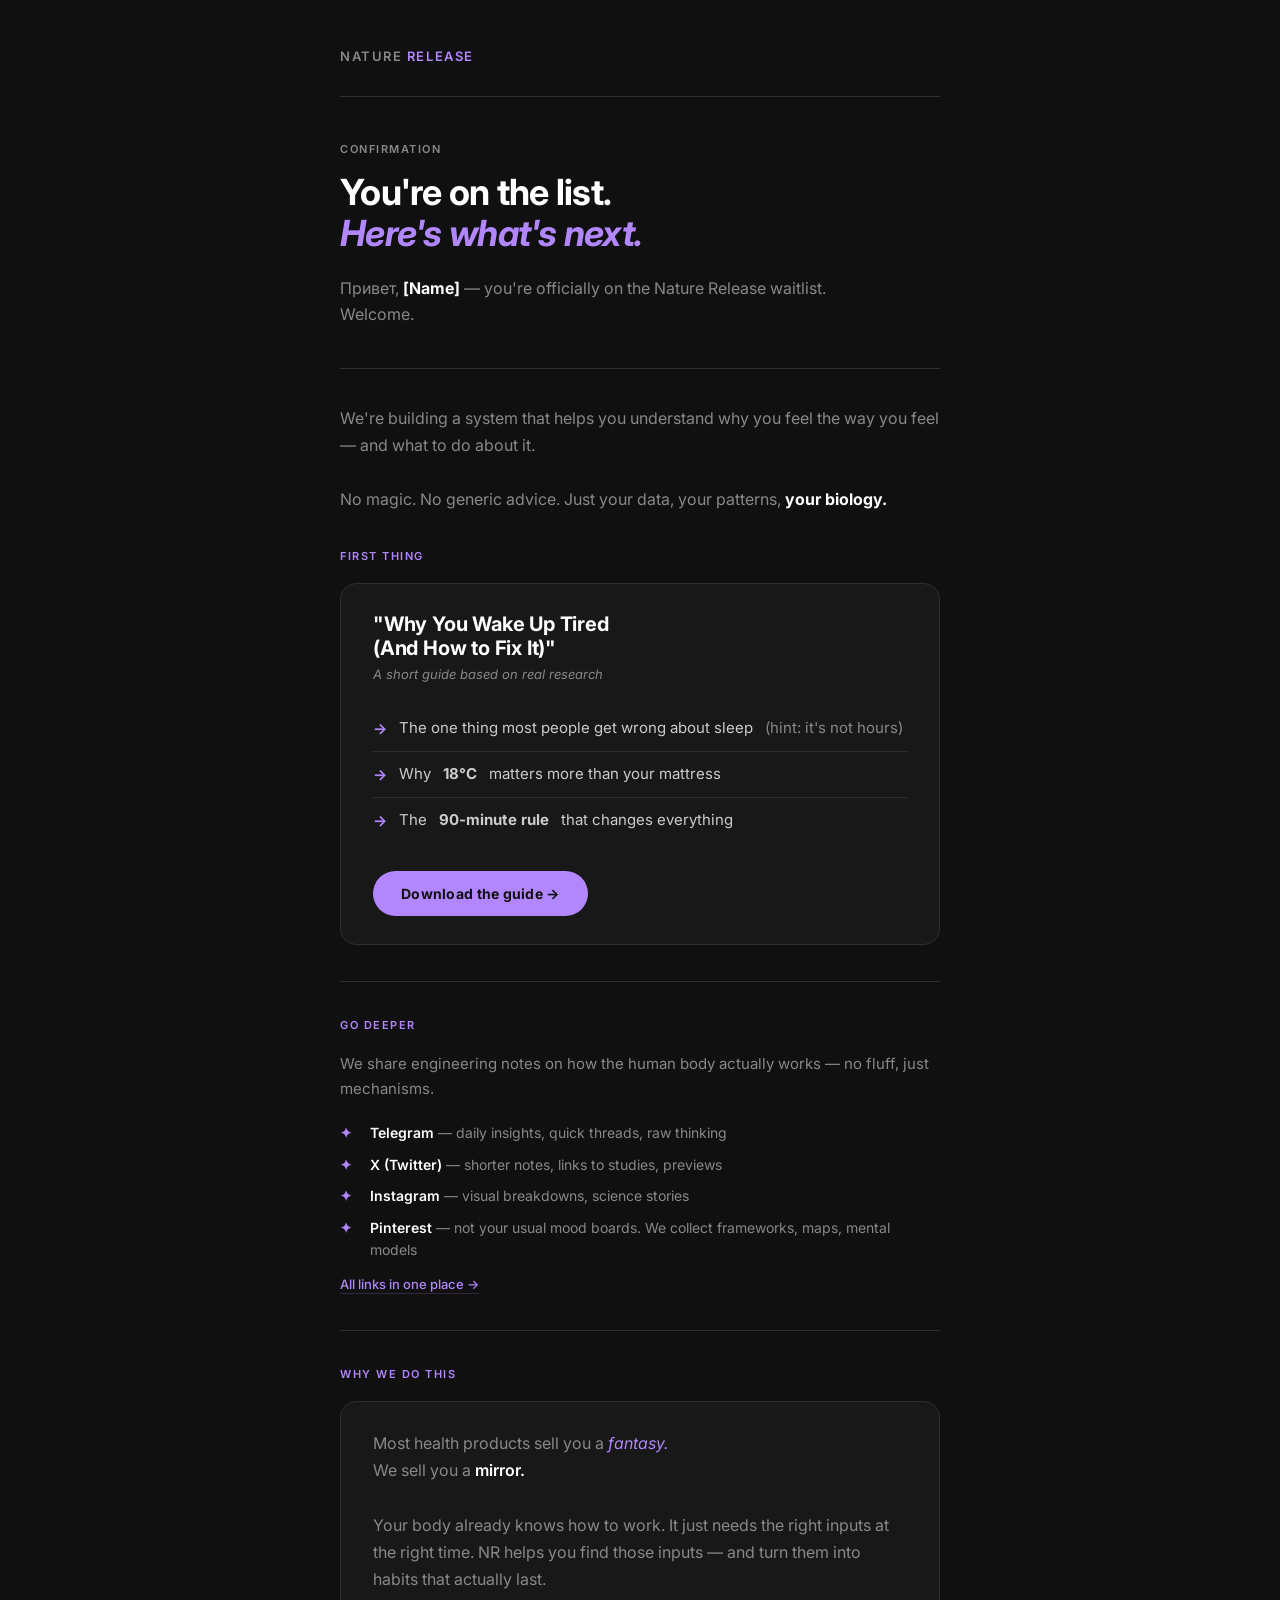
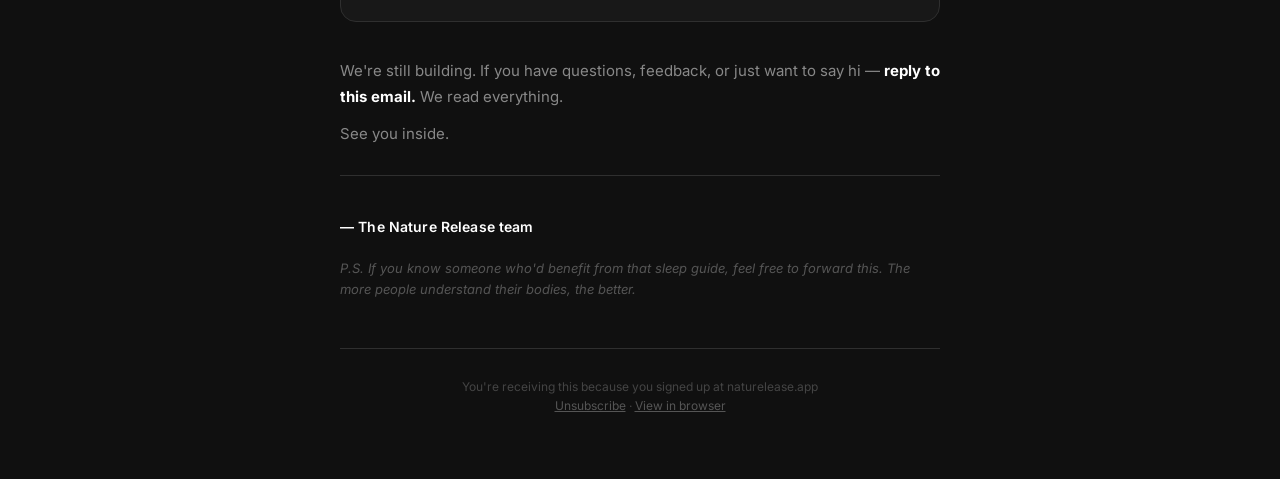
<file: email-template.html>
<!DOCTYPE html>
<html lang="en" xmlns="http://www.w3.org/1999/xhtml">
<head>
  <meta charset="UTF-8">
  <meta name="viewport" content="width=device-width, initial-scale=1.0">
  <meta http-equiv="X-UA-Compatible" content="IE=edge">
  <title>Nature Release — You're on the list</title>
  <link rel="preconnect" href="https://fonts.googleapis.com">
  <link rel="preconnect" href="https://fonts.gstatic.com" crossorigin>
  <link href="https://fonts.googleapis.com/css2?family=Inter:ital,wght@0,400;0,500;0,600;0,700;1,400&display=swap" rel="stylesheet">
  <!--[if mso]>
  <noscript>
    <xml><o:OfficeDocumentSettings><o:PixelsPerInch>96</o:PixelsPerInch></o:OfficeDocumentSettings></xml>
  </noscript>
  <![endif]-->
  <style>
    * { box-sizing: border-box; margin: 0; padding: 0; }
    body {
      background-color: #101010;
      font-family: 'Inter', Arial, sans-serif;
      color: #ffffff;
      -webkit-font-smoothing: antialiased;
      -moz-osx-font-smoothing: grayscale;
    }
    .email-bg {
      background-color: #101010;
      padding: 48px 16px 64px;
    }
    .email-wrap {
      max-width: 600px;
      margin: 0 auto;
    }

    /* Header */
    .email-header {
      margin-bottom: 40px;
      padding-bottom: 32px;
      border-bottom: 1px solid #2f2f2f;
    }
    .email-logo {
      font-size: 13px;
      font-weight: 600;
      letter-spacing: 0.12em;
      text-transform: uppercase;
      color: #888;
    }
    .email-logo span {
      color: #b286fd;
    }

    /* Hero block */
    .email-hero {
      margin-bottom: 40px;
    }
    .email-tag {
      display: inline-block;
      font-size: 11px;
      font-weight: 600;
      letter-spacing: 0.14em;
      text-transform: uppercase;
      color: #888;
      margin-bottom: 16px;
    }
    .email-hero h1 {
      font-size: 36px;
      font-weight: 700;
      line-height: 1.15;
      letter-spacing: -0.02em;
      color: #ffffff;
      margin-bottom: 20px;
    }
    .email-hero h1 em {
      font-style: italic;
      color: #b286fd;
    }
    .email-hero p {
      font-size: 16px;
      line-height: 1.65;
      color: #888;
      max-width: 520px;
    }

    /* Divider */
    .email-divider {
      height: 1px;
      background: #2f2f2f;
      margin: 36px 0;
    }

    /* Section label */
    .section-label {
      font-size: 11px;
      font-weight: 600;
      letter-spacing: 0.14em;
      text-transform: uppercase;
      color: #b286fd;
      margin-bottom: 20px;
    }

    /* Guide block */
    .guide-block {
      background: #181818;
      border: 1px solid #2f2f2f;
      border-radius: 16px;
      padding: 28px 32px;
      margin-bottom: 36px;
    }
    .guide-block h2 {
      font-size: 20px;
      font-weight: 700;
      color: #ffffff;
      margin-bottom: 6px;
      letter-spacing: -0.01em;
    }
    .guide-block .guide-subtitle {
      font-size: 13px;
      color: #888;
      margin-bottom: 24px;
      font-style: italic;
    }
    .guide-list {
      list-style: none;
      margin-bottom: 28px;
    }
    .guide-list li {
      font-size: 15px;
      line-height: 1.6;
      color: #cccccc;
      padding: 10px 0;
      border-bottom: 1px solid #2f2f2f;
      display: flex;
      align-items: flex-start;
      gap: 12px;
    }
    .guide-list li:last-child { border-bottom: none; }
    .guide-list li .bullet {
      color: #b286fd;
      font-weight: 700;
      flex-shrink: 0;
      margin-top: 1px;
    }
    .btn-guide {
      display: inline-block;
      background: #b286fd;
      color: #101010;
      font-family: 'Inter', Arial, sans-serif;
      font-size: 14px;
      font-weight: 700;
      letter-spacing: 0.02em;
      text-decoration: none;
      padding: 14px 28px;
      border-radius: 100px;
      text-align: center;
    }

    /* Social block */
    .social-block {
      margin-bottom: 36px;
    }
    .social-block p {
      font-size: 15px;
      line-height: 1.65;
      color: #888;
      margin-bottom: 20px;
    }
    .social-links {
      display: flex;
      flex-direction: column;
      gap: 10px;
    }
    .social-item {
      display: flex;
      align-items: flex-start;
      gap: 10px;
      font-size: 14px;
      line-height: 1.55;
    }
    .social-item .social-icon {
      color: #b286fd;
      font-weight: 600;
      flex-shrink: 0;
      width: 20px;
    }
    .social-item .social-name {
      font-weight: 600;
      color: #ffffff;
    }
    .social-item .social-desc {
      color: #888;
    }
    .social-link-all {
      display: inline-block;
      margin-top: 16px;
      font-size: 13px;
      font-weight: 500;
      color: #b286fd;
      text-decoration: none;
      border-bottom: 1px solid #b286fd33;
      padding-bottom: 1px;
    }

    /* Why block */
    .why-block {
      background: #181818;
      border: 1px solid #2f2f2f;
      border-radius: 16px;
      padding: 28px 32px;
      margin-bottom: 36px;
    }
    .why-block p {
      font-size: 16px;
      line-height: 1.7;
      color: #888;
    }
    .why-block p strong {
      color: #ffffff;
      font-weight: 600;
    }
    .why-block p em {
      color: #b286fd;
      font-style: italic;
    }

    /* Closing */
    .closing {
      font-size: 15px;
      line-height: 1.7;
      color: #888;
      margin-bottom: 28px;
    }
    .closing strong {
      color: #ffffff;
    }

    /* Signature */
    .signature {
      padding-top: 28px;
      border-top: 1px solid #2f2f2f;
    }
    .signature p {
      font-size: 15px;
      line-height: 1.6;
      color: #888;
    }
    .signature .sig-name {
      font-size: 14px;
      font-weight: 600;
      color: #ffffff;
      margin-top: 12px;
      letter-spacing: 0.01em;
    }
    .signature .sig-ps {
      margin-top: 20px;
      font-size: 13px;
      color: #555;
      font-style: italic;
    }

    /* Footer */
    .email-footer {
      margin-top: 48px;
      padding-top: 28px;
      border-top: 1px solid #2f2f2f;
      text-align: center;
    }
    .email-footer p {
      font-size: 12px;
      color: #444;
      line-height: 1.6;
    }
    .email-footer a {
      color: #555;
      text-decoration: underline;
    }

    @media (max-width: 480px) {
      .email-hero h1 { font-size: 26px; }
      .guide-block, .why-block { padding: 20px; }
      .social-links { gap: 14px; }
    }
  </style>
</head>
<body>

<div class="email-bg">
  <div class="email-wrap">

    <!-- Header -->
    <div class="email-header">
      <div class="email-logo">Nature <span>Release</span></div>
    </div>

    <!-- Hero -->
    <div class="email-hero">
      <div class="email-tag">Confirmation</div>
      <h1>You're on the list.<br><em>Here's what's next.</em></h1>
      <p>
        Привет, <strong style="color:#ffffff;">[Name]</strong> — you're officially on the Nature Release waitlist. Welcome.
      </p>
    </div>

    <div class="email-divider"></div>

    <!-- Intro copy -->
    <p style="font-size:16px; line-height:1.7; color:#888; margin-bottom:36px;">
      We're building a system that helps you understand why you feel the way you feel — and what to do about it.<br><br>
      No magic. No generic advice. Just your data, your patterns, <strong style="color:#fff;">your biology.</strong>
    </p>

    <!-- Guide block -->
    <div class="section-label">First thing</div>
    <div class="guide-block">
      <h2>"Why You Wake Up Tired<br>(And How to Fix It)"</h2>
      <div class="guide-subtitle">A short guide based on real research</div>
      <ul class="guide-list">
        <li>
          <span class="bullet">→</span>
          The one thing most people get wrong about sleep <span style="color:#888;">(hint: it's not hours)</span>
        </li>
        <li>
          <span class="bullet">→</span>
          Why <strong>18°C</strong> matters more than your mattress
        </li>
        <li>
          <span class="bullet">→</span>
          The <strong>90-minute rule</strong> that changes everything
        </li>
      </ul>
      <a href="#" class="btn-guide">Download the guide →</a>
    </div>

    <div class="email-divider"></div>

    <!-- Social -->
    <div class="section-label">Go deeper</div>
    <div class="social-block">
      <p>We share engineering notes on how the human body actually works — no fluff, just mechanisms.</p>
      <div class="social-links">
        <div class="social-item">
          <span class="social-icon">✦</span>
          <div>
            <span class="social-name">Telegram</span>
            <span class="social-desc"> — daily insights, quick threads, raw thinking</span>
          </div>
        </div>
        <div class="social-item">
          <span class="social-icon">✦</span>
          <div>
            <span class="social-name">X (Twitter)</span>
            <span class="social-desc"> — shorter notes, links to studies, previews</span>
          </div>
        </div>
        <div class="social-item">
          <span class="social-icon">✦</span>
          <div>
            <span class="social-name">Instagram</span>
            <span class="social-desc"> — visual breakdowns, science stories</span>
          </div>
        </div>
        <div class="social-item">
          <span class="social-icon">✦</span>
          <div>
            <span class="social-name">Pinterest</span>
            <span class="social-desc"> — not your usual mood boards. We collect frameworks, maps, mental models</span>
          </div>
        </div>
      </div>
      <a href="#" class="social-link-all">All links in one place →</a>
    </div>

    <div class="email-divider"></div>

    <!-- Why we exist -->
    <div class="section-label">Why we do this</div>
    <div class="why-block">
      <p>
        Most health products sell you a <em>fantasy.</em><br>
        We sell you a <strong>mirror.</strong><br><br>
        Your body already knows how to work. It just needs the right inputs at the right time. NR helps you find those inputs — and turn them into habits that actually last.
      </p>
    </div>

    <!-- Closing -->
    <p class="closing">
      We're still building. If you have questions, feedback, or just want to say hi — <strong>reply to this email.</strong> We read everything.
    </p>
    <p class="closing" style="margin-top:-16px;">See you inside.</p>

    <!-- Signature -->
    <div class="signature">
      <p class="sig-name">— The Nature Release team</p>
      <p class="sig-ps">
        P.S. If you know someone who'd benefit from that sleep guide, feel free to forward this. The more people understand their bodies, the better.
      </p>
    </div>

    <!-- Footer -->
    <div class="email-footer">
      <p>
        You're receiving this because you signed up at naturelease.app<br>
        <a href="#">Unsubscribe</a> · <a href="#">View in browser</a>
      </p>
    </div>

  </div>
</div>

</body>
</html>
</file>
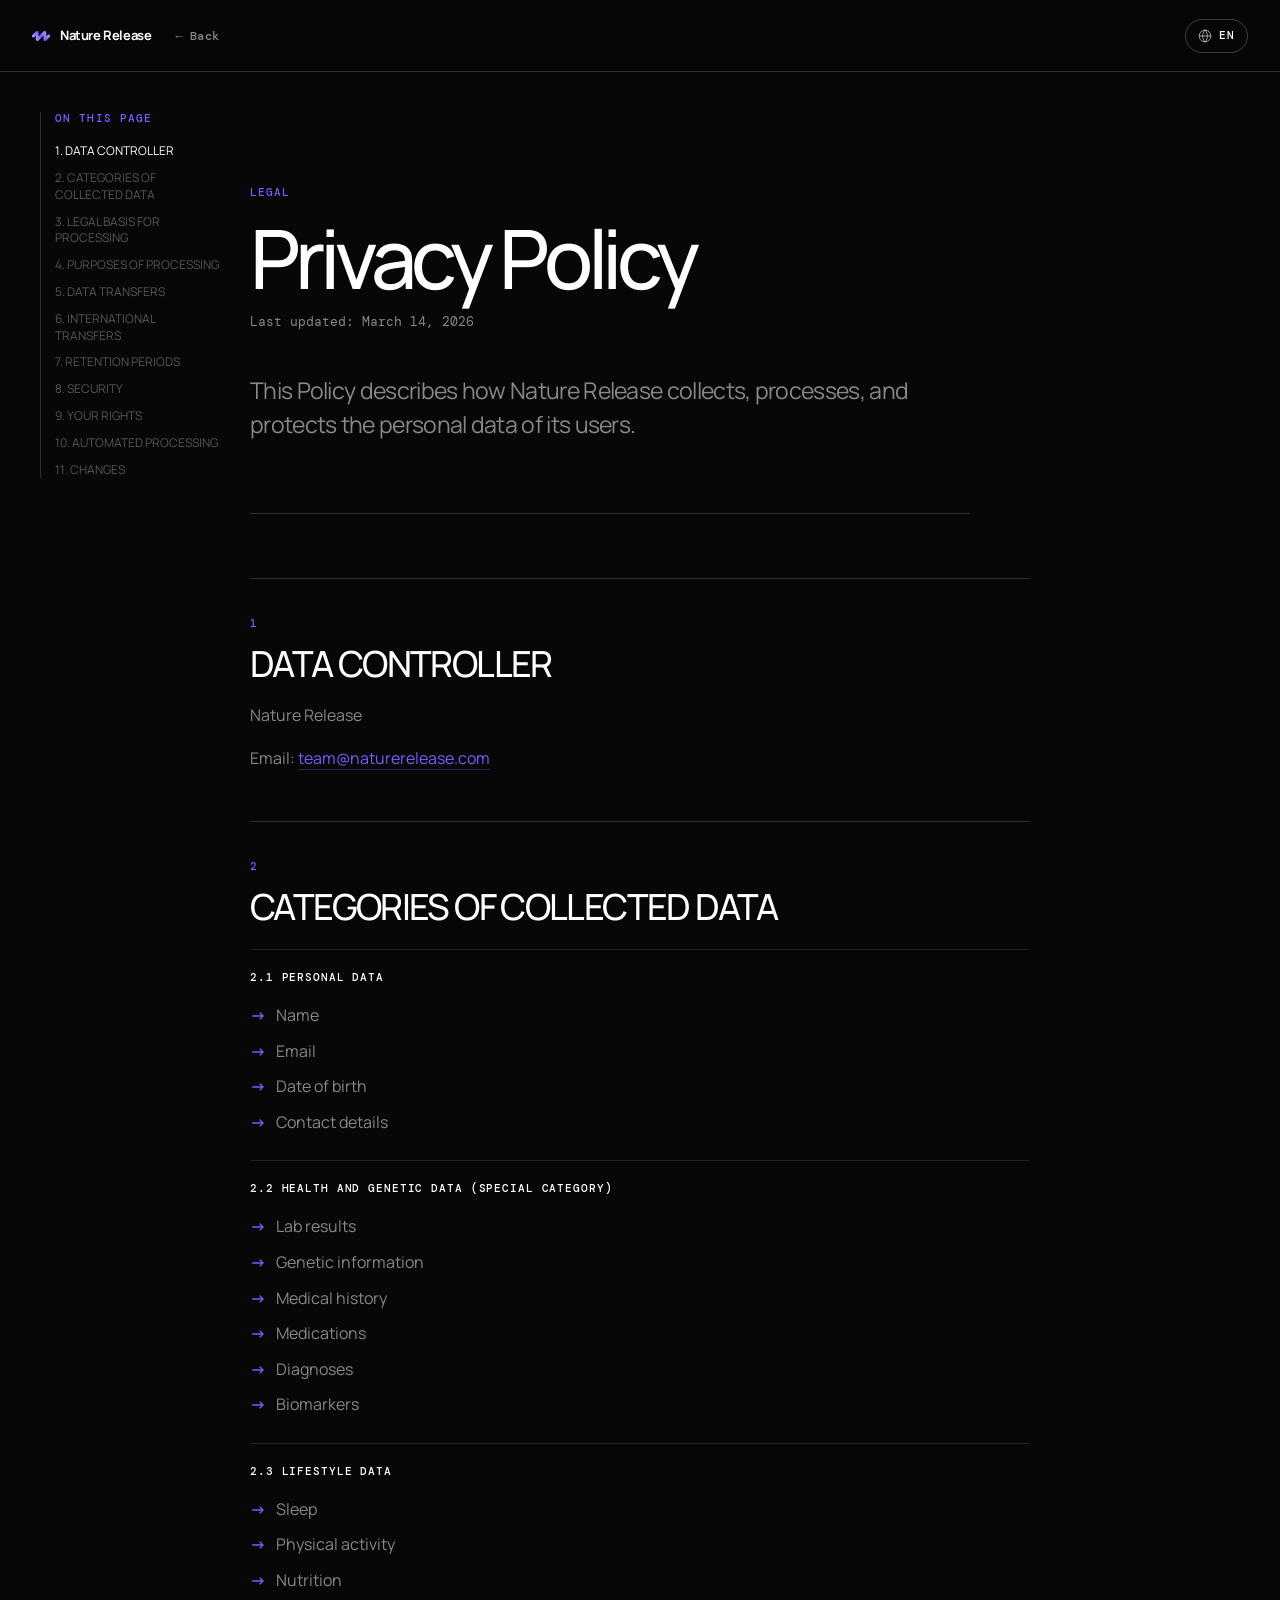
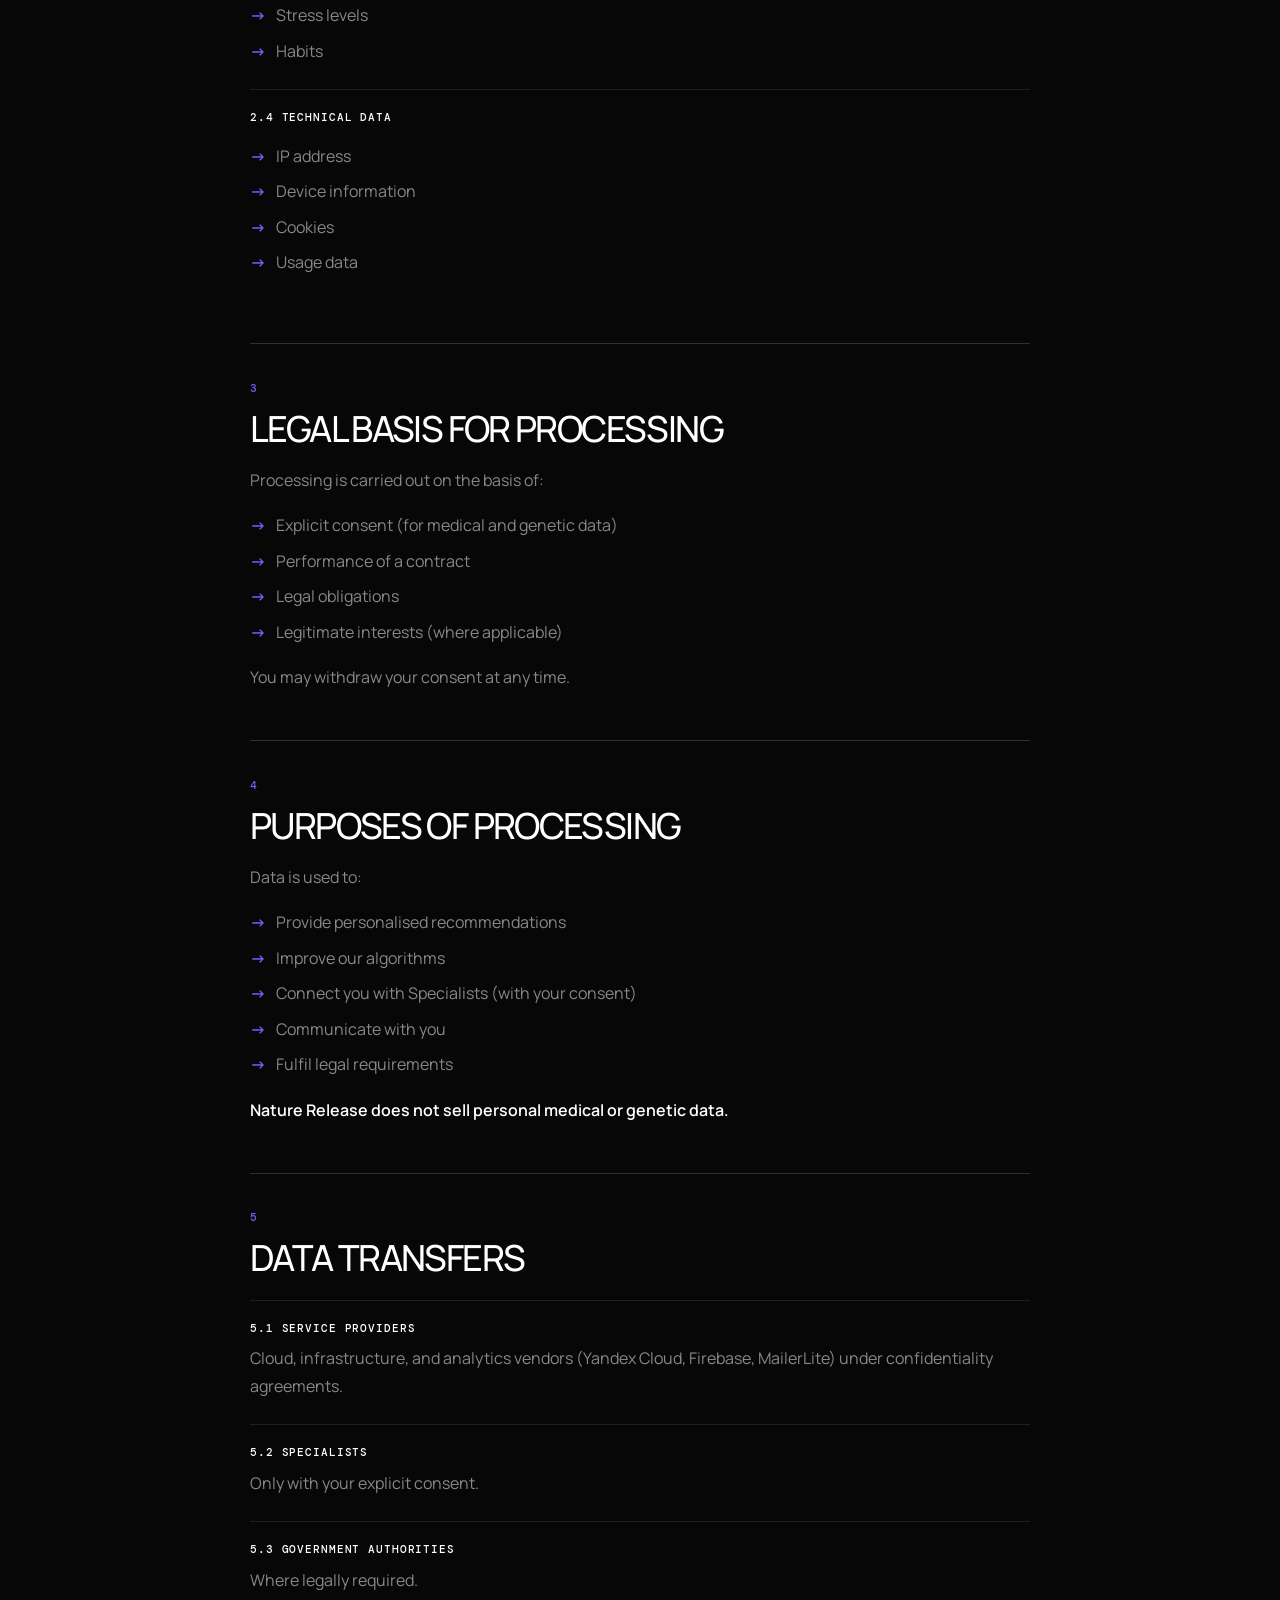
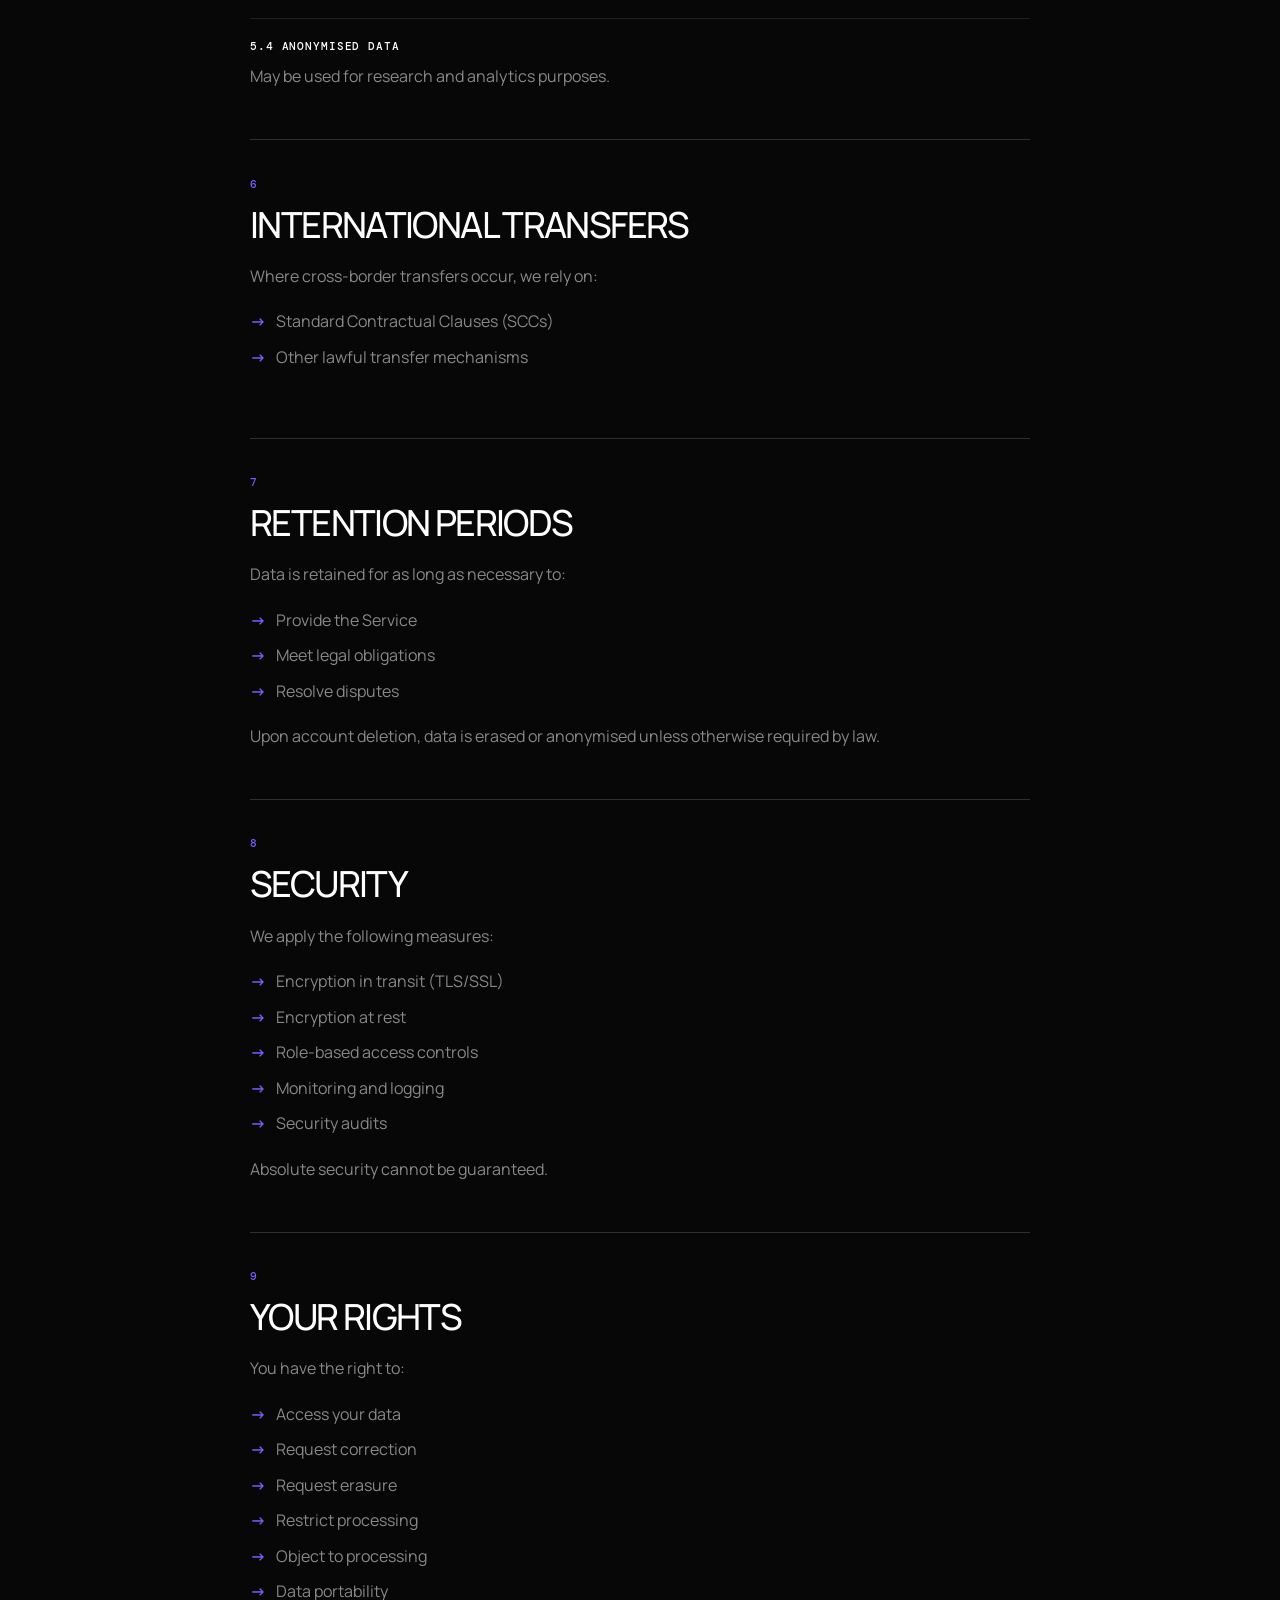
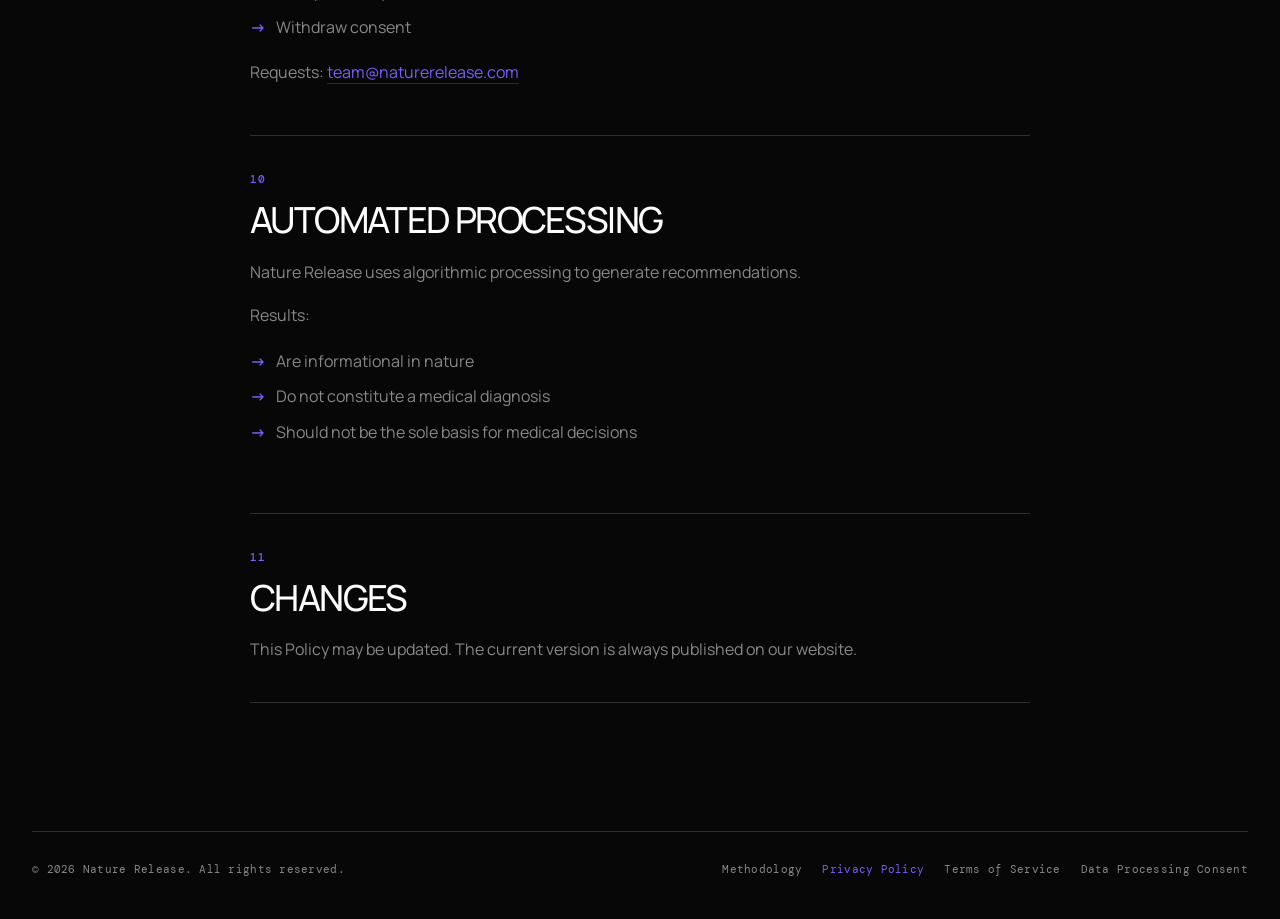
<file: privacy-policy.html>
<!DOCTYPE html>
<html lang="en">
<head>
  <meta charset="UTF-8">
  <meta name="viewport" content="width=device-width, initial-scale=1.0">
  <title>Nature Release — Privacy Policy</title>
  <meta property="og:type" content="website">
  <meta property="og:site_name" content="Nature Release">
  <meta property="og:title" content="Nature Release — Privacy Policy">
  <meta property="og:description" content="Nature Release privacy policy.">
  <meta property="og:image" content="https://naturerelease.com/assets/icons/nature-release/white-signal.png?v=og-v1">
  <meta property="og:image:width" content="1000">
  <meta property="og:image:height" content="1000">
  <meta name="twitter:card" content="summary">
  <meta name="twitter:image" content="https://naturerelease.com/assets/icons/nature-release/white-signal.png?v=og-v1">
  <link rel="icon" type="image/png" sizes="512x512" href="assets/icons/nature-release/white-signal.png?v=favicon-v1">
  <link rel="shortcut icon" href="assets/icons/nature-release/white-signal.png?v=favicon-v1">
  <link rel="stylesheet" href="assets/styles/tokens.css?v=signal-v2">
  <link rel="preconnect" href="https://fonts.googleapis.com">
  <link rel="preconnect" href="https://fonts.gstatic.com" crossorigin>
  <link href="https://fonts.googleapis.com/css2?family=DM+Mono:wght@400;500&family=Manrope:wght@400;500;600;700&display=swap" rel="stylesheet">
  <style>
    *, *::before, *::after { box-sizing: border-box; margin: 0; padding: 0; }
    body { background: var(--black); color: var(--white); font-family: 'Inter', sans-serif; -webkit-font-smoothing: antialiased; }

    /* Header */
    .l-header { position: sticky; top: 0; z-index: 100; background: var(--black-85); backdrop-filter: blur(20px); border-bottom: 1px solid var(--grey); padding: 16px 40px; display: flex; align-items: center; justify-content: space-between; gap: 24px; }
    .l-header__left { display: flex; align-items: center; gap: 24px; }
    .l-logo { font-size: 16px; font-weight: 700; color: var(--white); text-decoration: none; letter-spacing: -0.02em; }
    .l-back { font-size: 13px; font-weight: 500; color: var(--light-grey); text-decoration: none; transition: color 0.2s; }
    .l-back:hover { color: var(--white); }
    .l-lang { display: flex; align-items: center; gap: 4px; height: 34px; padding: 0 12px; border-radius: 100px; border: 1px solid var(--white-15); background: transparent; cursor: pointer; transition: border-color 0.2s, background 0.2s; font-family: 'Inter', sans-serif; }
    .l-lang:hover { border-color: var(--white-40); background: var(--white-06); }
    .l-lang svg { opacity: 0.7; } .l-lang:hover svg { opacity: 1; }
    .l-lang-label { font-size: 11px; font-weight: 600; letter-spacing: 0.08em; color: var(--white-70); margin-left: 4px; }

    /* Main */
    .l-main { max-width: 820px; margin: 0 auto; padding: 64px 40px 96px; }

    /* Hero */
    .l-label { font-size: 11px; font-weight: 600; letter-spacing: 0.14em; text-transform: uppercase; color: var(--purple); margin-bottom: 16px; }
    .l-title { font-size: 48px; font-weight: 700; letter-spacing: -0.03em; line-height: 1.1; color: var(--white); margin-bottom: 16px; }
    .l-updated { font-size: 13px; color: var(--light-grey); margin-bottom: 32px; }
    .l-intro { font-size: 16px; line-height: 1.7; color: var(--light-grey); padding-bottom: 48px; border-bottom: 1px solid var(--grey); }

    /* Sections */
    .l-sections { margin-top: 48px; display: flex; flex-direction: column; gap: 8px; }
    .l-section { background: var(--dark-grey); border: 1px solid var(--grey); border-radius: 16px; padding: 28px 32px; }
    .l-section-num { font-size: 11px; font-weight: 600; letter-spacing: 0.14em; text-transform: uppercase; color: var(--purple); margin-bottom: 8px; }
    .l-section-title { font-size: 18px; font-weight: 700; color: var(--white); margin-bottom: 16px; letter-spacing: -0.01em; }
    .l-section-body { font-size: 15px; line-height: 1.75; color: var(--light-grey); }
    .l-section-body p { margin-bottom: 12px; }
    .l-section-body p:last-child { margin-bottom: 0; }
    .l-section-body ul { list-style: none; margin: 8px 0 12px; display: flex; flex-direction: column; gap: 6px; }
    .l-section-body ul li::before { content: "→"; color: var(--purple); font-weight: 700; margin-right: 8px; }
    .l-section-body strong { color: var(--white); font-weight: 600; }
    .l-section-body a { color: var(--purple); text-decoration: none; border-bottom: 1px solid var(--sleep-30); }
    .l-sub { margin-top: 16px; }
    .l-sub-title { font-size: 13px; font-weight: 600; color: var(--white-60); letter-spacing: 0.04em; text-transform: uppercase; margin-bottom: 8px; }

    /* Footer */
    .l-footer { border-top: 1px solid var(--grey); padding: 32px 40px; display: flex; align-items: center; justify-content: space-between; flex-wrap: wrap; gap: 16px; }
    .l-footer-copy { font-size: 13px; color: var(--light-grey); }
    .l-footer-links { display: flex; gap: 24px; }
    .l-footer-links a { font-size: 13px; color: var(--light-grey); text-decoration: none; transition: color 0.2s; }
    .l-footer-links a:hover { color: var(--white); }
    .l-footer-links a.is-current { color: var(--purple); }

    @media (max-width: 640px) {
      .l-header { padding: 14px 20px; }
      .l-main { padding: 40px 20px 64px; }
      .l-title { font-size: 32px; }
      .l-section { padding: 20px; }
      .l-footer { padding: 24px 20px; flex-direction: column; align-items: flex-start; }
    }
  </style>
  <link rel="stylesheet" href="assets/styles/documents.css?v=identity-v1">
</head>
<body>

<header class="l-header">
  <div class="l-header__left">
    <a href="index.html" class="l-logo">Nature Release</a>
    <a href="index.html" class="l-back" id="backLink">← Back</a>
  </div>
  <button class="l-lang" id="langToggle" aria-label="Change language">
    <svg width="16" height="16" viewBox="0 0 24 24" fill="none" xmlns="http://www.w3.org/2000/svg">
      <path d="M12 22C17.5228 22 22 17.5228 22 12C22 6.47715 17.5228 2 12 2C6.47715 2 2 6.47715 2 12C2 17.5228 6.47715 22 12 22Z" stroke="white" stroke-width="1.5" stroke-linecap="round" stroke-linejoin="round"/>
      <path d="M12 2C9.43223 4.69615 8 8.27674 8 12C8 15.7233 9.43223 19.3038 12 22C14.5678 19.3038 16 15.7233 16 12C16 8.27674 14.5678 4.69615 12 2Z" stroke="white" stroke-width="1.5" stroke-linecap="round" stroke-linejoin="round"/>
      <path d="M2 12H22" stroke="white" stroke-width="1.5" stroke-linecap="round" stroke-linejoin="round"/>
    </svg>
    <span class="l-lang-label" id="langLabel">EN</span>
  </button>
</header>

<main class="l-main">
  <aside class="l-toc" aria-label="On this page"><div class="l-toc__label" id="tocLabel"></div><nav class="l-toc__links" id="tocLinks"></nav></aside>
  <div class="l-document-content">
    <div class="l-label" id="docLabel"></div>
    <h1 class="l-title" id="docTitle"></h1>
    <p class="l-updated" id="docUpdated"></p>
    <p class="l-intro" id="docIntro"></p>
    <div class="l-sections" id="docSections"></div>
  </div>
</main>

<footer class="l-footer">
  <span class="l-footer-copy" id="footerCopy"></span>
  <div class="l-footer-links">
    <a href="methodology/" id="linkMethodology"></a>
    <a href="privacy-policy.html" id="linkPrivacy" class="is-current"></a>
    <a href="terms-of-service.html" id="linkTerms"></a>
    <a href="data-processing-consent.html" id="linkConsent"></a>
  </div>
</footer>

<script src="assets/scripts/documents.js"></script>
<script>
  const content = {
    EN: {
      label: 'Legal',
      title: 'Privacy Policy',
      updated: 'Last updated: March 14, 2026',
      intro: 'This Policy describes how Nature Release collects, processes, and protects the personal data of its users.',
      sections: [
        {
          num: '1', title: 'DATA CONTROLLER',
          html: '<p>Nature Release</p><p>Email: <a href="mailto:team@naturerelease.com">team@naturerelease.com</a></p>'
        },
        {
          num: '2', title: 'CATEGORIES OF COLLECTED DATA',
          html: `
            <div class="l-sub"><div class="l-sub-title">2.1 Personal Data</div><ul><li>Name</li><li>Email</li><li>Date of birth</li><li>Contact details</li></ul></div>
            <div class="l-sub"><div class="l-sub-title">2.2 Health and Genetic Data (Special Category)</div><ul><li>Lab results</li><li>Genetic information</li><li>Medical history</li><li>Medications</li><li>Diagnoses</li><li>Biomarkers</li></ul></div>
            <div class="l-sub"><div class="l-sub-title">2.3 Lifestyle Data</div><ul><li>Sleep</li><li>Physical activity</li><li>Nutrition</li><li>Stress levels</li><li>Habits</li></ul></div>
            <div class="l-sub"><div class="l-sub-title">2.4 Technical Data</div><ul><li>IP address</li><li>Device information</li><li>Cookies</li><li>Usage data</li></ul></div>`
        },
        {
          num: '3', title: 'LEGAL BASIS FOR PROCESSING',
          html: '<p>Processing is carried out on the basis of:</p><ul><li>Explicit consent (for medical and genetic data)</li><li>Performance of a contract</li><li>Legal obligations</li><li>Legitimate interests (where applicable)</li></ul><p>You may withdraw your consent at any time.</p>'
        },
        {
          num: '4', title: 'PURPOSES OF PROCESSING',
          html: '<p>Data is used to:</p><ul><li>Provide personalised recommendations</li><li>Improve our algorithms</li><li>Connect you with Specialists (with your consent)</li><li>Communicate with you</li><li>Fulfil legal requirements</li></ul><p><strong>Nature Release does not sell personal medical or genetic data.</strong></p>'
        },
        {
          num: '5', title: 'DATA TRANSFERS',
          html: `
            <div class="l-sub"><div class="l-sub-title">5.1 Service Providers</div><p>Cloud, infrastructure, and analytics vendors (Yandex Cloud, Firebase, MailerLite) under confidentiality agreements.</p></div>
            <div class="l-sub"><div class="l-sub-title">5.2 Specialists</div><p>Only with your explicit consent.</p></div>
            <div class="l-sub"><div class="l-sub-title">5.3 Government Authorities</div><p>Where legally required.</p></div>
            <div class="l-sub"><div class="l-sub-title">5.4 Anonymised Data</div><p>May be used for research and analytics purposes.</p></div>`
        },
        {
          num: '6', title: 'INTERNATIONAL TRANSFERS',
          html: '<p>Where cross-border transfers occur, we rely on:</p><ul><li>Standard Contractual Clauses (SCCs)</li><li>Other lawful transfer mechanisms</li></ul>'
        },
        {
          num: '7', title: 'RETENTION PERIODS',
          html: '<p>Data is retained for as long as necessary to:</p><ul><li>Provide the Service</li><li>Meet legal obligations</li><li>Resolve disputes</li></ul><p>Upon account deletion, data is erased or anonymised unless otherwise required by law.</p>'
        },
        {
          num: '8', title: 'SECURITY',
          html: '<p>We apply the following measures:</p><ul><li>Encryption in transit (TLS/SSL)</li><li>Encryption at rest</li><li>Role-based access controls</li><li>Monitoring and logging</li><li>Security audits</li></ul><p>Absolute security cannot be guaranteed.</p>'
        },
        {
          num: '9', title: 'YOUR RIGHTS',
          html: '<p>You have the right to:</p><ul><li>Access your data</li><li>Request correction</li><li>Request erasure</li><li>Restrict processing</li><li>Object to processing</li><li>Data portability</li><li>Withdraw consent</li></ul><p>Requests: <a href="mailto:team@naturerelease.com">team@naturerelease.com</a></p>'
        },
        {
          num: '10', title: 'AUTOMATED PROCESSING',
          html: '<p>Nature Release uses algorithmic processing to generate recommendations.</p><p>Results:</p><ul><li>Are informational in nature</li><li>Do not constitute a medical diagnosis</li><li>Should not be the sole basis for medical decisions</li></ul>'
        },
        {
          num: '11', title: 'CHANGES',
          html: '<p>This Policy may be updated. The current version is always published on our website.</p>'
        }
      ],
      back: '← Back',
      copy: '© 2026 Nature Release. All rights reserved.',
      linkMethodology: 'Methodology',
      linkPrivacy: 'Privacy Policy',
      linkTerms: 'Terms of Service',
      linkConsent: 'Data Processing Consent'
    },
    RU: {
      label: 'Юридическое',
      title: 'Политика конфиденциальности',
      updated: 'Дата последнего обновления: 14.03.2026',
      intro: 'Настоящая Политика описывает порядок сбора, обработки и защиты персональных данных пользователей.',
      sections: [
        {
          num: '1', title: 'ОПЕРАТОР ПЕРСОНАЛЬНЫХ ДАННЫХ',
          html: '<p>Nature Release</p><p>Email: <a href="mailto:team@naturerelease.com">team@naturerelease.com</a></p>'
        },
        {
          num: '2', title: 'КАТЕГОРИИ СОБИРАЕМЫХ ДАННЫХ',
          html: `
            <div class="l-sub"><div class="l-sub-title">2.1 Персональные данные</div><ul><li>Имя</li><li>Email</li><li>Дата рождения</li><li>Контактные данные</li></ul></div>
            <div class="l-sub"><div class="l-sub-title">2.2 Данные о здоровье и генетические данные (специальная категория)</div><ul><li>Результаты анализов</li><li>Генетическая информация</li><li>Медицинская история</li><li>Информация о препаратах</li><li>Диагнозы</li><li>Биомаркеры</li></ul></div>
            <div class="l-sub"><div class="l-sub-title">2.3 Данные об образе жизни</div><ul><li>Сон</li><li>Физическая активность</li><li>Питание</li><li>Уровень стресса</li><li>Привычки</li></ul></div>
            <div class="l-sub"><div class="l-sub-title">2.4 Технические данные</div><ul><li>IP-адрес</li><li>Информация об устройстве</li><li>Cookies</li><li>Данные об использовании</li></ul></div>`
        },
        {
          num: '3', title: 'ПРАВОВЫЕ ОСНОВАНИЯ ОБРАБОТКИ',
          html: '<p>Обработка осуществляется на основании:</p><ul><li>Явного согласия (для медицинских и генетических данных)</li><li>Исполнения договора</li><li>Законных обязанностей</li><li>Законных интересов (при применимости)</li></ul><p>Вы вправе отозвать согласие в любое время.</p>'
        },
        {
          num: '4', title: 'ЦЕЛИ ОБРАБОТКИ',
          html: '<p>Данные используются для:</p><ul><li>Формирования персонализированных рекомендаций</li><li>Улучшения алгоритмов</li><li>Связи со Специалистами (с вашего согласия)</li><li>Коммуникации</li><li>Выполнения требований законодательства</li></ul><p><strong>Nature Release не продаёт персональные медицинские или генетические данные.</strong></p>'
        },
        {
          num: '5', title: 'ПЕРЕДАЧА ДАННЫХ',
          html: `
            <div class="l-sub"><div class="l-sub-title">5.1 Провайдеры услуг</div><p>Облачные сервисы, инфраструктурные и аналитические подрядчики (Яндекс Cloud, Firebase, MailerLite) на условиях конфиденциальности.</p></div>
            <div class="l-sub"><div class="l-sub-title">5.2 Специалисты</div><p>Исключительно с вашего явного согласия.</p></div>
            <div class="l-sub"><div class="l-sub-title">5.3 Государственные органы</div><p>При наличии законных требований.</p></div>
            <div class="l-sub"><div class="l-sub-title">5.4 Обезличенные данные</div><p>Могут использоваться в исследовательских и аналитических целях.</p></div>`
        },
        {
          num: '6', title: 'МЕЖДУНАРОДНАЯ ПЕРЕДАЧА',
          html: '<p>При трансграничной передаче используются:</p><ul><li>Стандартные договорные положения (SCC)</li><li>Иные законные механизмы защиты</li></ul>'
        },
        {
          num: '7', title: 'СРОКИ ХРАНЕНИЯ',
          html: '<p>Данные хранятся в течение срока, необходимого для:</p><ul><li>Предоставления Сервиса</li><li>Выполнения юридических обязательств</li><li>Урегулирования споров</li></ul><p>После удаления аккаунта данные удаляются либо обезличиваются, если иное не требуется законом.</p>'
        },
        {
          num: '8', title: 'БЕЗОПАСНОСТЬ',
          html: '<p>Применяются меры:</p><ul><li>Шифрование при передаче (TLS/SSL)</li><li>Шифрование при хранении</li><li>Ролевой доступ</li><li>Мониторинг и логирование</li><li>Аудиты безопасности</li></ul><p>Абсолютная безопасность не гарантируется.</p>'
        },
        {
          num: '9', title: 'ПРАВА ПОЛЬЗОВАТЕЛЯ',
          html: '<p>Вы вправе:</p><ul><li>Получить доступ к данным</li><li>Требовать исправления</li><li>Требовать удаления</li><li>Ограничить обработку</li><li>Возражать против обработки</li><li>Получить перенос данных</li><li>Отозвать согласие</li></ul><p>Запросы: <a href="mailto:team@naturerelease.com">team@naturerelease.com</a></p>'
        },
        {
          num: '10', title: 'АВТОМАТИЗИРОВАННАЯ ОБРАБОТКА',
          html: '<p>Nature Release использует алгоритмическую обработку для формирования рекомендаций.</p><p>Результаты:</p><ul><li>Носят информационный характер</li><li>Не являются медицинским диагнозом</li><li>Не должны быть единственным основанием для принятия медицинских решений</li></ul>'
        },
        {
          num: '11', title: 'ИЗМЕНЕНИЯ',
          html: '<p>Политика может обновляться. Актуальная версия публикуется на сайте.</p>'
        }
      ],
      back: '← Назад',
      copy: '© 2026 Nature Release. Все права защищены.',
      linkMethodology: 'Методология',
      linkPrivacy: 'Политика конфиденциальности',
      linkTerms: 'Условия использования',
      linkConsent: 'Согласие на обработку данных'
    }
  };

  let lang = localStorage.getItem('nr-lang') || 'EN';

  function render(l) {
    lang = l;
    const d = content[l];
    document.documentElement.lang = l === 'RU' ? 'ru' : 'en';
    document.title = 'Nature Release — ' + d.title;
    document.getElementById('docLabel').textContent = d.label;
    document.getElementById('docTitle').textContent = d.title;
    document.getElementById('docUpdated').textContent = d.updated;
    document.getElementById('docIntro').textContent = d.intro;
    document.getElementById('backLink').textContent = d.back;
    document.getElementById('langLabel').textContent = l;
    document.getElementById('footerCopy').textContent = d.copy;
    document.getElementById('linkMethodology').textContent = d.linkMethodology;
    document.getElementById('linkPrivacy').textContent = d.linkPrivacy;
    document.getElementById('linkTerms').textContent = d.linkTerms;
    document.getElementById('linkConsent').textContent = d.linkConsent;
    document.getElementById('tocLabel').textContent = l === 'RU' ? 'На этой странице' : 'On this page';
    document.getElementById('tocLinks').innerHTML = d.sections.map(s => `<a href="#section-${s.num}">${s.num}. ${s.title}</a>`).join('');

    const container = document.getElementById('docSections');
    container.innerHTML = d.sections.map(s => `
      <div class="l-section" id="section-${s.num}">
        <div class="l-section-num">${s.num}</div>
        <div class="l-section-title">${s.title}</div>
        <div class="l-section-body">${s.html}</div>
      </div>`).join('');
    NatureReleaseDocuments.initialiseToc(document.querySelector('.l-main'));

    localStorage.setItem('nr-lang', l);
  }

  document.getElementById('langToggle').addEventListener('click', () => {
    render(lang === 'EN' ? 'RU' : 'EN');
  });

  render(lang);
</script>
</body>
</html>
</file>
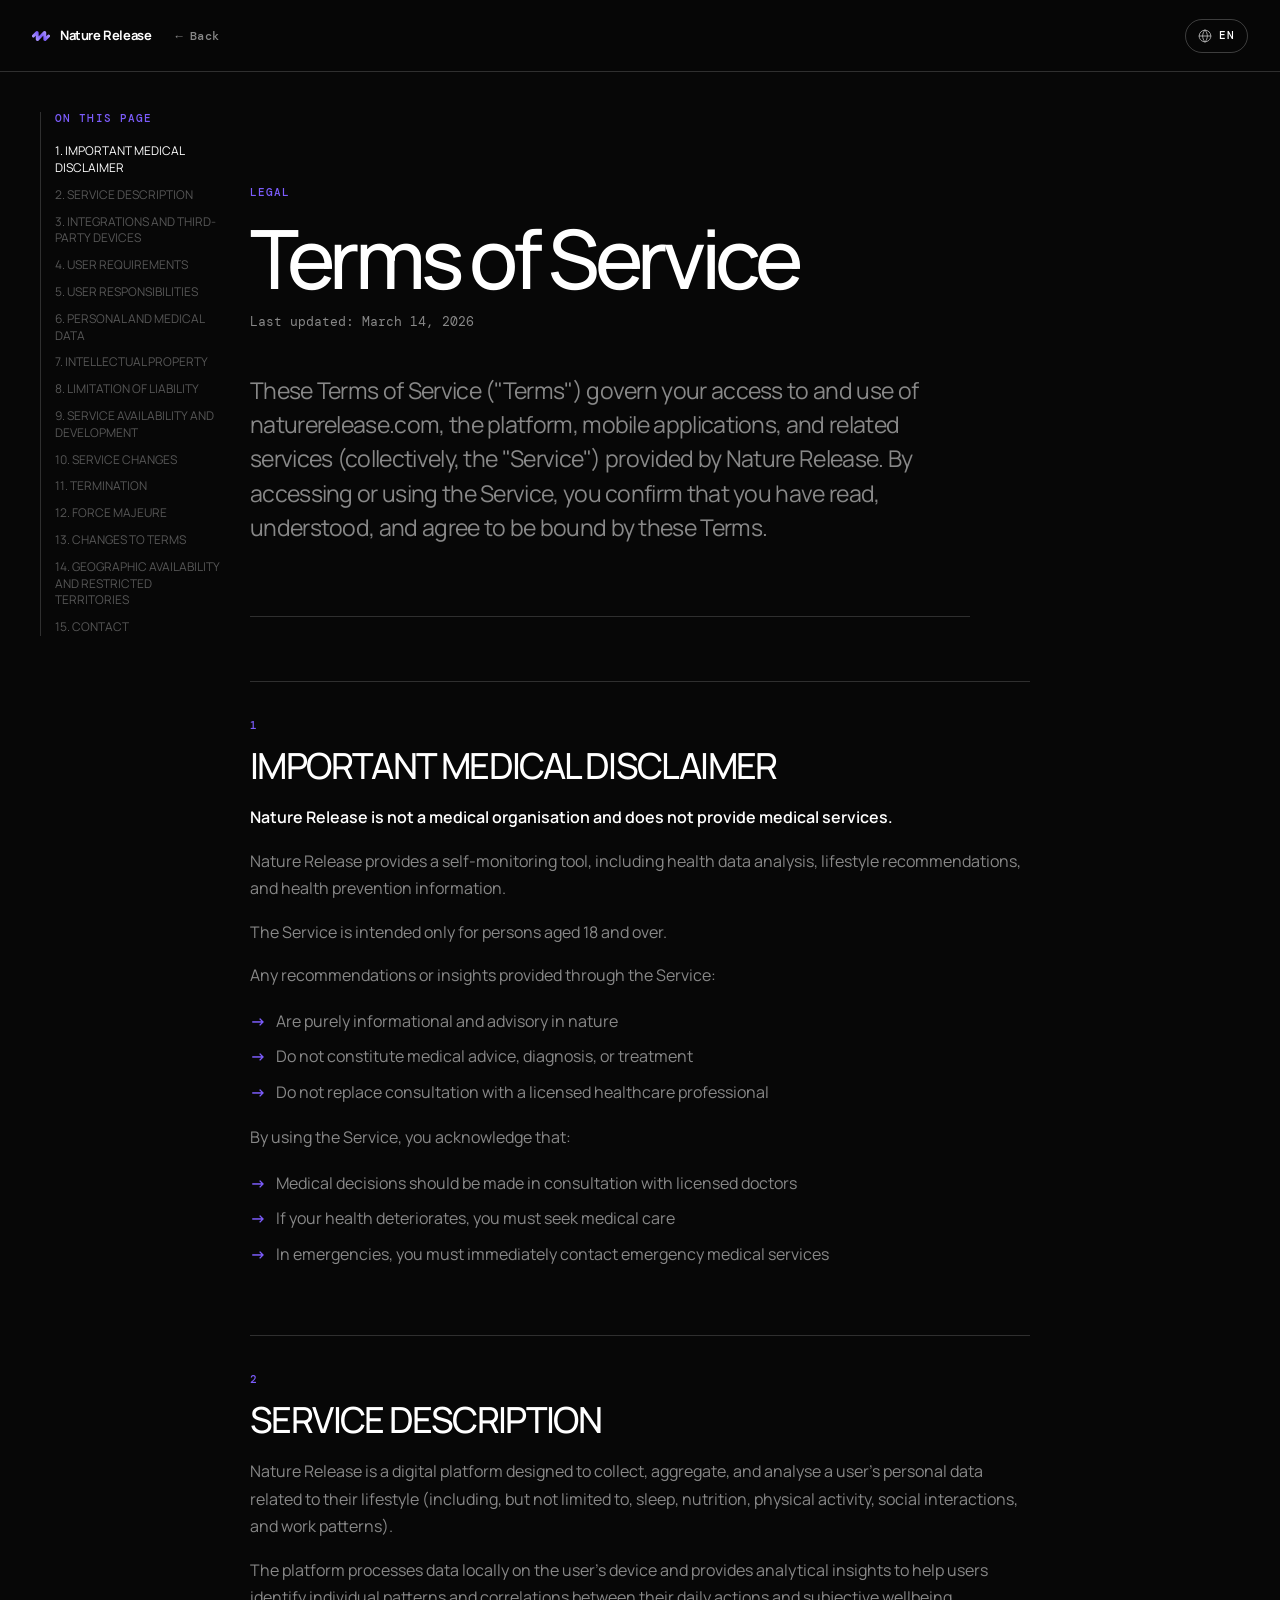
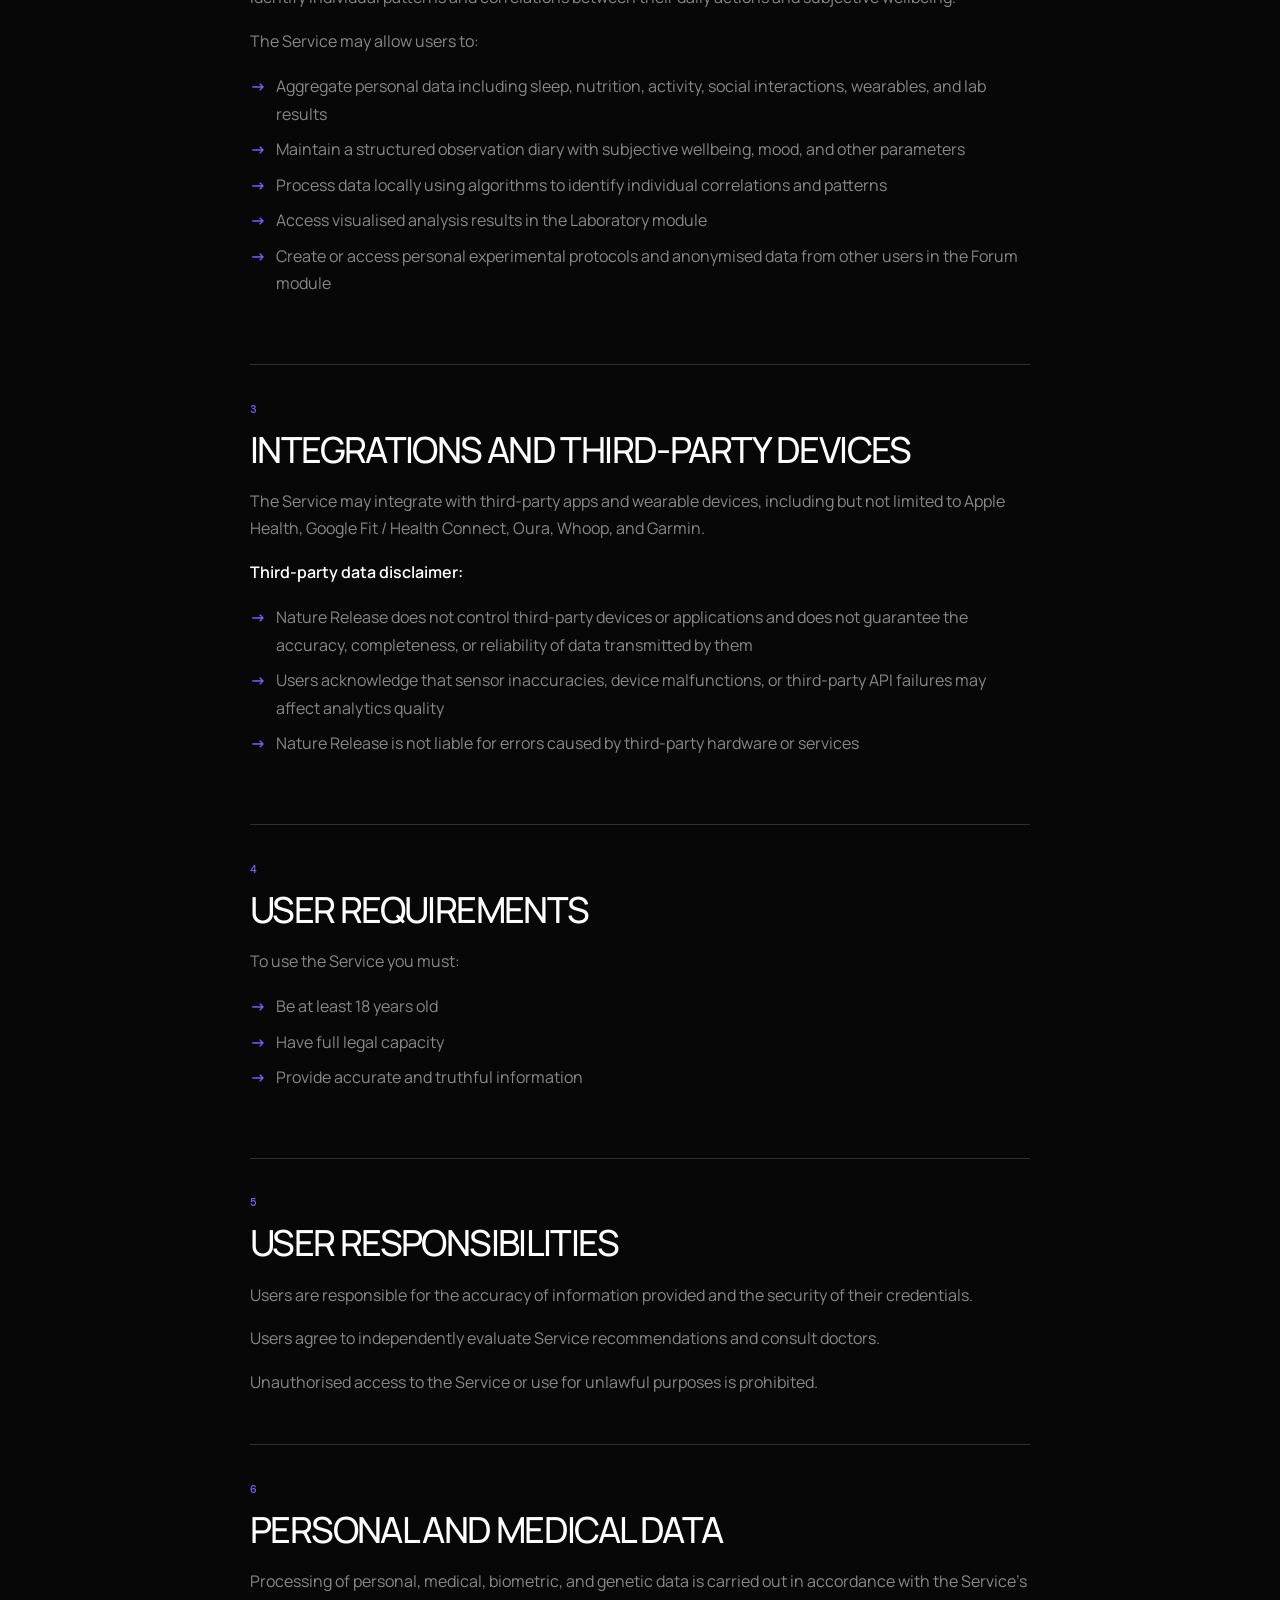
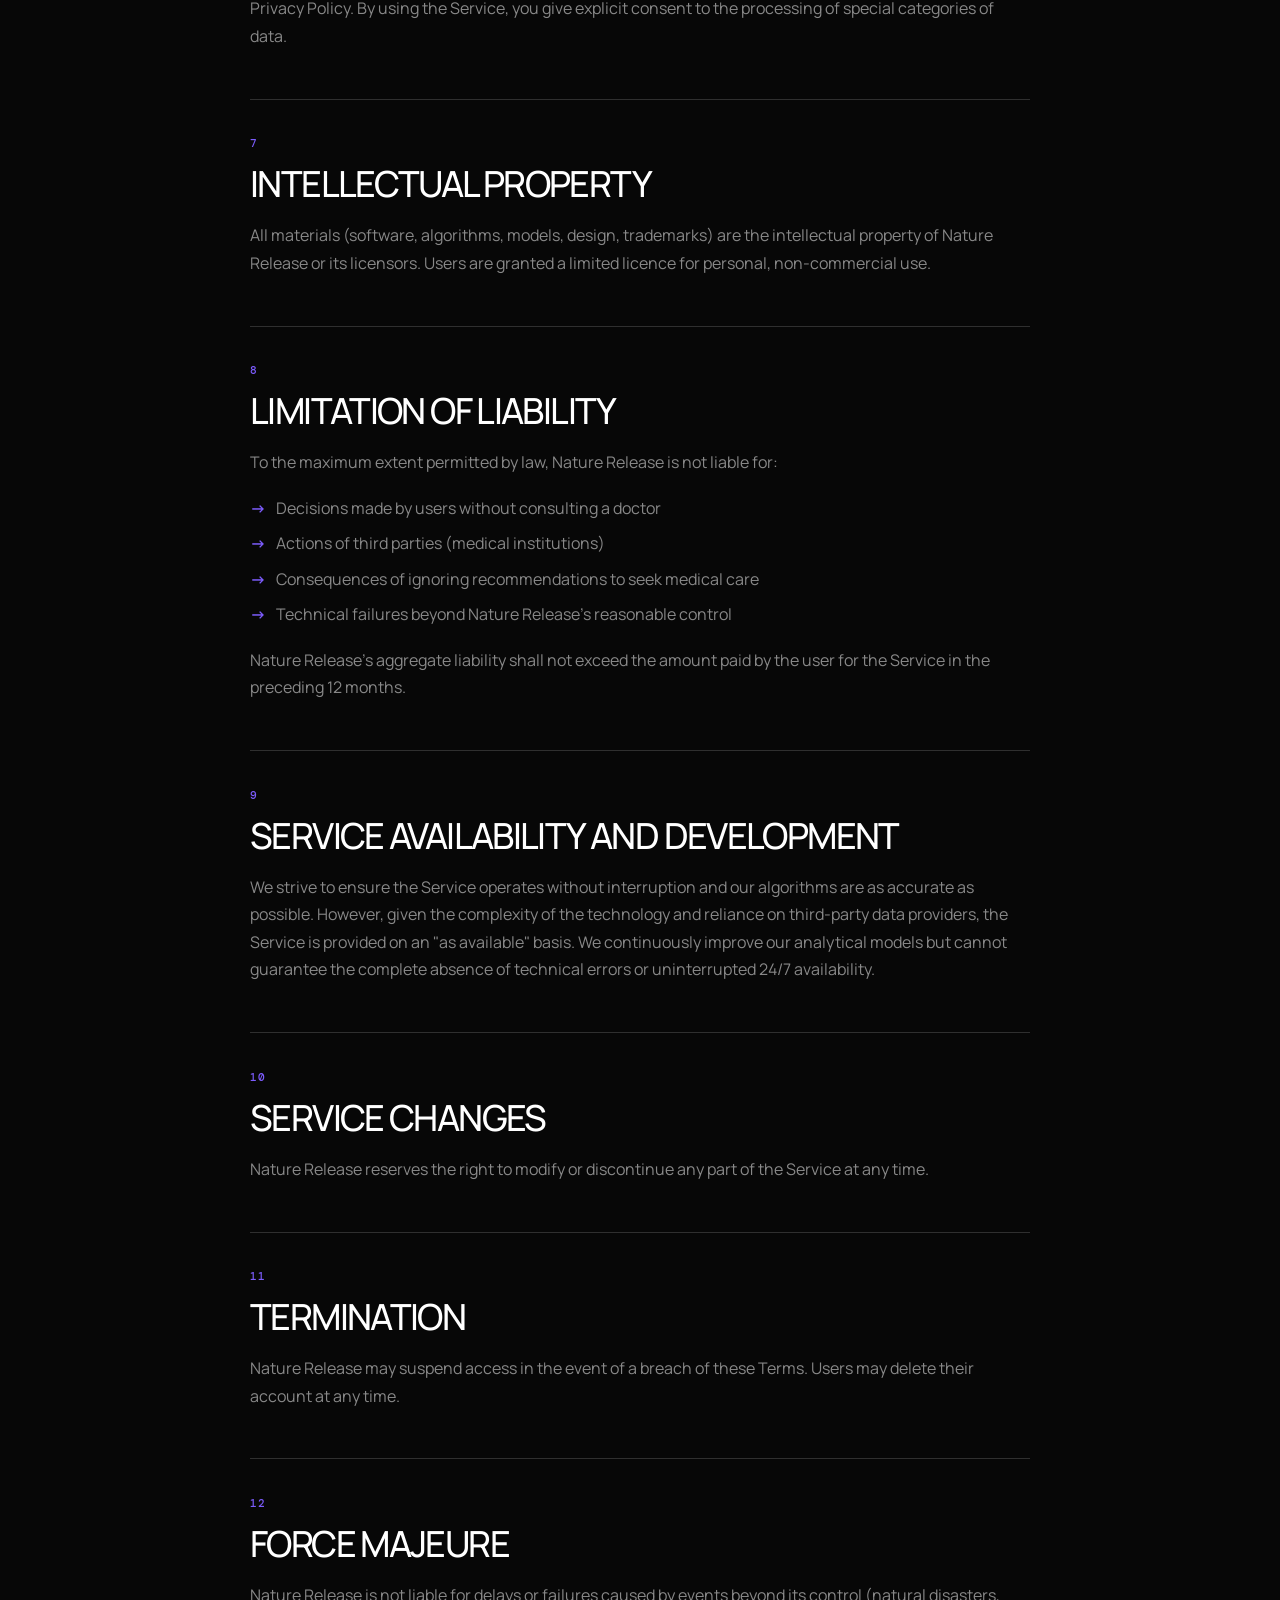
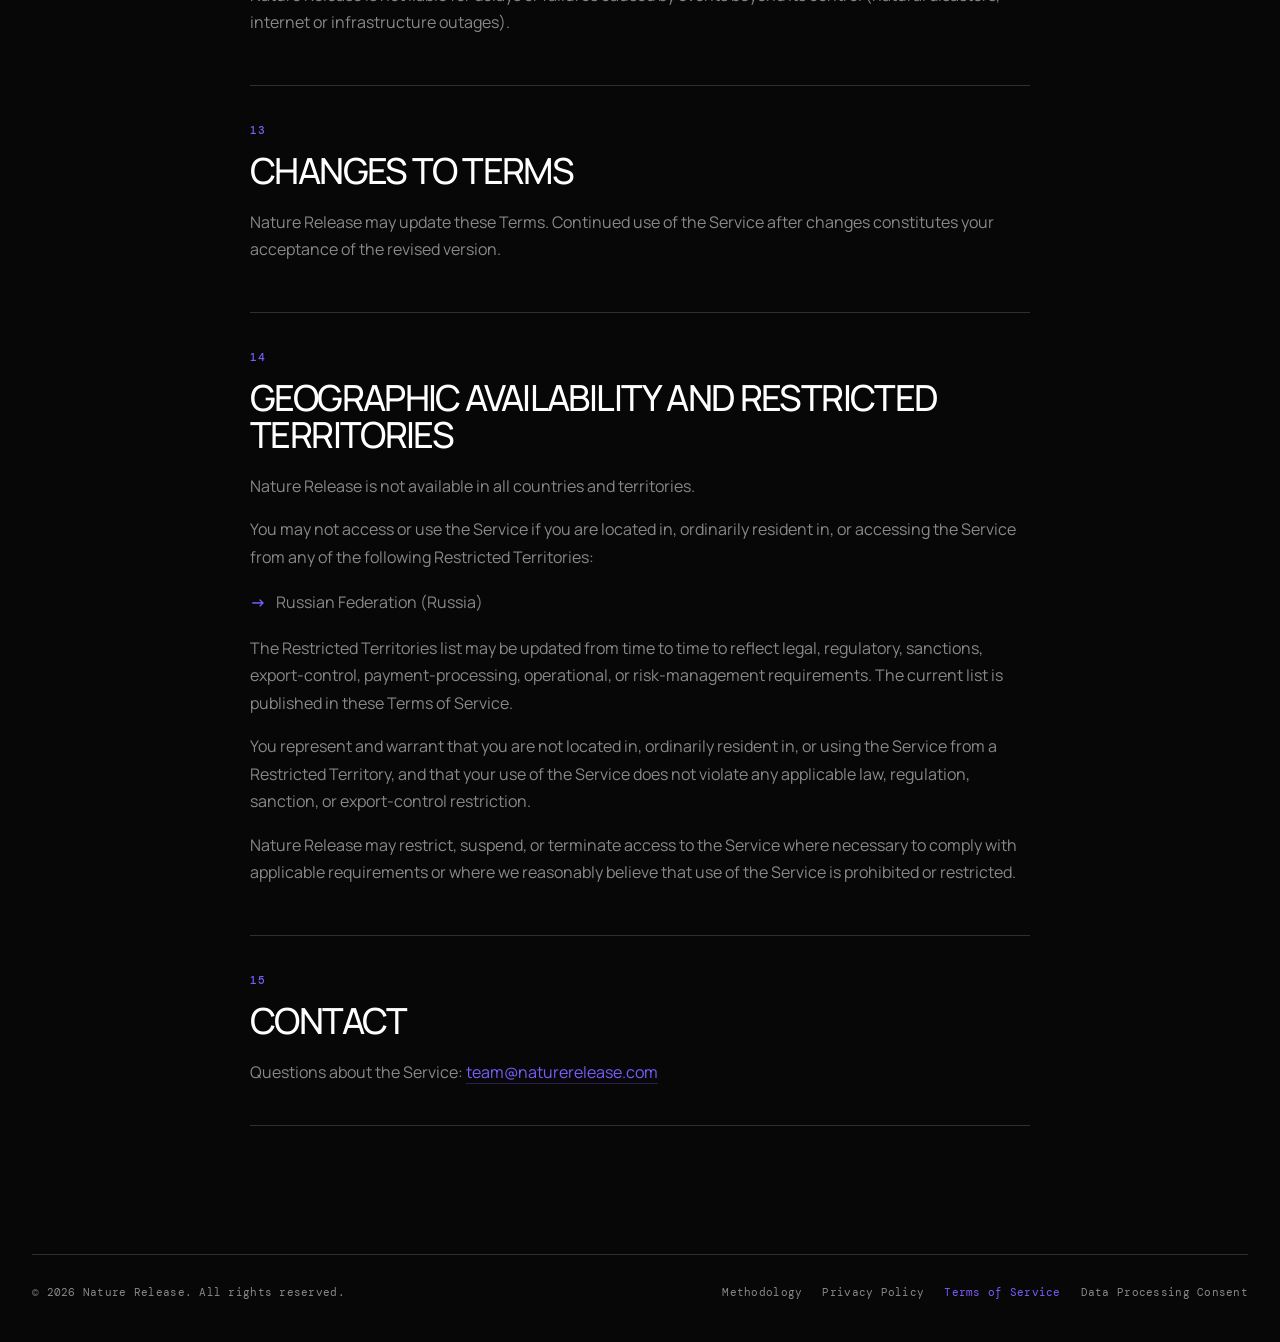
<file: terms-of-service.html>
<!DOCTYPE html>
<html lang="en">
<head>
  <meta charset="UTF-8">
  <meta name="viewport" content="width=device-width, initial-scale=1.0">
  <title>Nature Release — Terms of Service</title>
  <meta property="og:type" content="website">
  <meta property="og:site_name" content="Nature Release">
  <meta property="og:title" content="Nature Release — Terms of Service">
  <meta property="og:description" content="Nature Release terms of service.">
  <meta property="og:image" content="https://naturerelease.com/assets/icons/nature-release/white-signal.png?v=og-v1">
  <meta property="og:image:width" content="1000">
  <meta property="og:image:height" content="1000">
  <meta name="twitter:card" content="summary">
  <meta name="twitter:image" content="https://naturerelease.com/assets/icons/nature-release/white-signal.png?v=og-v1">
  <link rel="icon" type="image/png" sizes="512x512" href="assets/icons/nature-release/white-signal.png?v=favicon-v1">
  <link rel="shortcut icon" href="assets/icons/nature-release/white-signal.png?v=favicon-v1">
  <link rel="stylesheet" href="assets/styles/tokens.css?v=signal-v2">
  <link rel="preconnect" href="https://fonts.googleapis.com">
  <link rel="preconnect" href="https://fonts.gstatic.com" crossorigin>
  <link href="https://fonts.googleapis.com/css2?family=DM+Mono:wght@400;500&family=Manrope:wght@400;500;600;700&display=swap" rel="stylesheet">
  <style>
    *, *::before, *::after { box-sizing: border-box; margin: 0; padding: 0; }
    body { background: var(--black); color: var(--white); font-family: 'Inter', sans-serif; -webkit-font-smoothing: antialiased; }
    .l-header { position: sticky; top: 0; z-index: 100; background: var(--black-85); backdrop-filter: blur(20px); border-bottom: 1px solid var(--grey); padding: 16px 40px; display: flex; align-items: center; justify-content: space-between; gap: 24px; }
    .l-header__left { display: flex; align-items: center; gap: 24px; }
    .l-logo { font-size: 16px; font-weight: 700; color: var(--white); text-decoration: none; letter-spacing: -0.02em; }
    .l-back { font-size: 13px; font-weight: 500; color: var(--light-grey); text-decoration: none; transition: color 0.2s; }
    .l-back:hover { color: var(--white); }
    .l-lang { display: flex; align-items: center; gap: 4px; height: 34px; padding: 0 12px; border-radius: 100px; border: 1px solid var(--white-15); background: transparent; cursor: pointer; transition: border-color 0.2s, background 0.2s; font-family: 'Inter', sans-serif; }
    .l-lang:hover { border-color: var(--white-40); background: var(--white-06); }
    .l-lang svg { opacity: 0.7; } .l-lang:hover svg { opacity: 1; }
    .l-lang-label { font-size: 11px; font-weight: 600; letter-spacing: 0.08em; color: var(--white-70); margin-left: 4px; }
    .l-main { max-width: 820px; margin: 0 auto; padding: 64px 40px 96px; }
    .l-label { font-size: 11px; font-weight: 600; letter-spacing: 0.14em; text-transform: uppercase; color: var(--purple); margin-bottom: 16px; }
    .l-title { font-size: 48px; font-weight: 700; letter-spacing: -0.03em; line-height: 1.1; color: var(--white); margin-bottom: 16px; }
    .l-updated { font-size: 13px; color: var(--light-grey); margin-bottom: 32px; }
    .l-intro { font-size: 16px; line-height: 1.7; color: var(--light-grey); padding-bottom: 48px; border-bottom: 1px solid var(--grey); }
    .l-sections { margin-top: 48px; display: flex; flex-direction: column; gap: 8px; }
    .l-section { background: var(--dark-grey); border: 1px solid var(--grey); border-radius: 16px; padding: 28px 32px; }
    .l-section-num { font-size: 11px; font-weight: 600; letter-spacing: 0.14em; text-transform: uppercase; color: var(--purple); margin-bottom: 8px; }
    .l-section-title { font-size: 18px; font-weight: 700; color: var(--white); margin-bottom: 16px; letter-spacing: -0.01em; }
    .l-section-body { font-size: 15px; line-height: 1.75; color: var(--light-grey); }
    .l-section-body p { margin-bottom: 12px; }
    .l-section-body p:last-child { margin-bottom: 0; }
    .l-section-body ul { list-style: none; margin: 8px 0 12px; display: flex; flex-direction: column; gap: 6px; }
    .l-section-body ul li::before { content: "→"; color: var(--purple); font-weight: 700; margin-right: 8px; }
    .l-section-body strong { color: var(--white); font-weight: 600; }
    .l-section-body a { color: var(--purple); text-decoration: none; border-bottom: 1px solid var(--sleep-30); }
    .l-footer { border-top: 1px solid var(--grey); padding: 32px 40px; display: flex; align-items: center; justify-content: space-between; flex-wrap: wrap; gap: 16px; }
    .l-footer-copy { font-size: 13px; color: var(--light-grey); }
    .l-footer-links { display: flex; gap: 24px; }
    .l-footer-links a { font-size: 13px; color: var(--light-grey); text-decoration: none; transition: color 0.2s; }
    .l-footer-links a:hover { color: var(--white); }
    .l-footer-links a.is-current { color: var(--purple); }
    @media (max-width: 640px) {
      .l-header { padding: 14px 20px; }
      .l-main { padding: 40px 20px 64px; }
      .l-title { font-size: 32px; }
      .l-section { padding: 20px; }
      .l-footer { padding: 24px 20px; flex-direction: column; align-items: flex-start; }
    }
  </style>
  <link rel="stylesheet" href="assets/styles/documents.css?v=identity-v1">
</head>
<body>

<header class="l-header">
  <div class="l-header__left">
    <a href="index.html" class="l-logo">Nature Release</a>
    <a href="index.html" class="l-back" id="backLink">← Back</a>
  </div>
  <button class="l-lang" id="langToggle" aria-label="Change language">
    <svg width="16" height="16" viewBox="0 0 24 24" fill="none" xmlns="http://www.w3.org/2000/svg">
      <path d="M12 22C17.5228 22 22 17.5228 22 12C22 6.47715 17.5228 2 12 2C6.47715 2 2 6.47715 2 12C2 17.5228 6.47715 22 12 22Z" stroke="white" stroke-width="1.5" stroke-linecap="round" stroke-linejoin="round"/>
      <path d="M12 2C9.43223 4.69615 8 8.27674 8 12C8 15.7233 9.43223 19.3038 12 22C14.5678 19.3038 16 15.7233 16 12C16 8.27674 14.5678 4.69615 12 2Z" stroke="white" stroke-width="1.5" stroke-linecap="round" stroke-linejoin="round"/>
      <path d="M2 12H22" stroke="white" stroke-width="1.5" stroke-linecap="round" stroke-linejoin="round"/>
    </svg>
    <span class="l-lang-label" id="langLabel">EN</span>
  </button>
</header>

<main class="l-main">
  <aside class="l-toc" aria-label="On this page"><div class="l-toc__label" id="tocLabel"></div><nav class="l-toc__links" id="tocLinks"></nav></aside>
  <div class="l-document-content">
    <div class="l-label" id="docLabel"></div>
    <h1 class="l-title" id="docTitle"></h1>
    <p class="l-updated" id="docUpdated"></p>
    <p class="l-intro" id="docIntro"></p>
    <div class="l-sections" id="docSections"></div>
  </div>
</main>

<footer class="l-footer">
  <span class="l-footer-copy" id="footerCopy"></span>
  <div class="l-footer-links">
    <a href="methodology/" id="linkMethodology"></a>
    <a href="privacy-policy.html" id="linkPrivacy"></a>
    <a href="terms-of-service.html" id="linkTerms" class="is-current"></a>
    <a href="data-processing-consent.html" id="linkConsent"></a>
  </div>
</footer>

<script src="assets/scripts/documents.js"></script>
<script>
  const content = {
    EN: {
      label: 'Legal',
      title: 'Terms of Service',
      updated: 'Last updated: March 14, 2026',
      intro: 'These Terms of Service ("Terms") govern your access to and use of naturerelease.com, the platform, mobile applications, and related services (collectively, the "Service") provided by Nature Release. By accessing or using the Service, you confirm that you have read, understood, and agree to be bound by these Terms.',
      sections: [
        {
          num: '1', title: 'IMPORTANT MEDICAL DISCLAIMER',
          html: '<p><strong>Nature Release is not a medical organisation and does not provide medical services.</strong></p><p>Nature Release provides a self-monitoring tool, including health data analysis, lifestyle recommendations, and health prevention information.</p><p>The Service is intended only for persons aged 18 and over.</p><p>Any recommendations or insights provided through the Service:</p><ul><li>Are purely informational and advisory in nature</li><li>Do not constitute medical advice, diagnosis, or treatment</li><li>Do not replace consultation with a licensed healthcare professional</li></ul><p>By using the Service, you acknowledge that:</p><ul><li>Medical decisions should be made in consultation with licensed doctors</li><li>If your health deteriorates, you must seek medical care</li><li>In emergencies, you must immediately contact emergency medical services</li></ul>'
        },
        {
          num: '2', title: 'SERVICE DESCRIPTION',
          html: '<p>Nature Release is a digital platform designed to collect, aggregate, and analyse a user\'s personal data related to their lifestyle (including, but not limited to, sleep, nutrition, physical activity, social interactions, and work patterns).</p><p>The platform processes data locally on the user\'s device and provides analytical insights to help users identify individual patterns and correlations between their daily actions and subjective wellbeing.</p><p>The Service may allow users to:</p><ul><li>Aggregate personal data including sleep, nutrition, activity, social interactions, wearables, and lab results</li><li>Maintain a structured observation diary with subjective wellbeing, mood, and other parameters</li><li>Process data locally using algorithms to identify individual correlations and patterns</li><li>Access visualised analysis results in the Laboratory module</li><li>Create or access personal experimental protocols and anonymised data from other users in the Forum module</li></ul>'
        },
        {
          num: '3', title: 'INTEGRATIONS AND THIRD-PARTY DEVICES',
          html: '<p>The Service may integrate with third-party apps and wearable devices, including but not limited to Apple Health, Google Fit / Health Connect, Oura, Whoop, and Garmin.</p><p><strong>Third-party data disclaimer:</strong></p><ul><li>Nature Release does not control third-party devices or applications and does not guarantee the accuracy, completeness, or reliability of data transmitted by them</li><li>Users acknowledge that sensor inaccuracies, device malfunctions, or third-party API failures may affect analytics quality</li><li>Nature Release is not liable for errors caused by third-party hardware or services</li></ul>'
        },
        {
          num: '4', title: 'USER REQUIREMENTS',
          html: '<p>To use the Service you must:</p><ul><li>Be at least 18 years old</li><li>Have full legal capacity</li><li>Provide accurate and truthful information</li></ul>'
        },
        {
          num: '5', title: 'USER RESPONSIBILITIES',
          html: '<p>Users are responsible for the accuracy of information provided and the security of their credentials.</p><p>Users agree to independently evaluate Service recommendations and consult doctors.</p><p>Unauthorised access to the Service or use for unlawful purposes is prohibited.</p>'
        },
        {
          num: '6', title: 'PERSONAL AND MEDICAL DATA',
          html: '<p>Processing of personal, medical, biometric, and genetic data is carried out in accordance with the Service\'s Privacy Policy. By using the Service, you give explicit consent to the processing of special categories of data.</p>'
        },
        {
          num: '7', title: 'INTELLECTUAL PROPERTY',
          html: '<p>All materials (software, algorithms, models, design, trademarks) are the intellectual property of Nature Release or its licensors. Users are granted a limited licence for personal, non-commercial use.</p>'
        },
        {
          num: '8', title: 'LIMITATION OF LIABILITY',
          html: '<p>To the maximum extent permitted by law, Nature Release is not liable for:</p><ul><li>Decisions made by users without consulting a doctor</li><li>Actions of third parties (medical institutions)</li><li>Consequences of ignoring recommendations to seek medical care</li><li>Technical failures beyond Nature Release\'s reasonable control</li></ul><p>Nature Release\'s aggregate liability shall not exceed the amount paid by the user for the Service in the preceding 12 months.</p>'
        },
        {
          num: '9', title: 'SERVICE AVAILABILITY AND DEVELOPMENT',
          html: '<p>We strive to ensure the Service operates without interruption and our algorithms are as accurate as possible. However, given the complexity of the technology and reliance on third-party data providers, the Service is provided on an "as available" basis. We continuously improve our analytical models but cannot guarantee the complete absence of technical errors or uninterrupted 24/7 availability.</p>'
        },
        {
          num: '10', title: 'SERVICE CHANGES',
          html: '<p>Nature Release reserves the right to modify or discontinue any part of the Service at any time.</p>'
        },
        {
          num: '11', title: 'TERMINATION',
          html: '<p>Nature Release may suspend access in the event of a breach of these Terms. Users may delete their account at any time.</p>'
        },
        {
          num: '12', title: 'FORCE MAJEURE',
          html: '<p>Nature Release is not liable for delays or failures caused by events beyond its control (natural disasters, internet or infrastructure outages).</p>'
        },
        {
          num: '13', title: 'CHANGES TO TERMS',
          html: '<p>Nature Release may update these Terms. Continued use of the Service after changes constitutes your acceptance of the revised version.</p>'
        },
        {
          num: '14', title: 'GEOGRAPHIC AVAILABILITY AND RESTRICTED TERRITORIES',
          html: '<p>Nature Release is not available in all countries and territories.</p><p>You may not access or use the Service if you are located in, ordinarily resident in, or accessing the Service from any of the following Restricted Territories:</p><ul><li>Russian Federation (Russia)</li></ul><p>The Restricted Territories list may be updated from time to time to reflect legal, regulatory, sanctions, export-control, payment-processing, operational, or risk-management requirements. The current list is published in these Terms of Service.</p><p>You represent and warrant that you are not located in, ordinarily resident in, or using the Service from a Restricted Territory, and that your use of the Service does not violate any applicable law, regulation, sanction, or export-control restriction.</p><p>Nature Release may restrict, suspend, or terminate access to the Service where necessary to comply with applicable requirements or where we reasonably believe that use of the Service is prohibited or restricted.</p>'
        },
        {
          num: '15', title: 'CONTACT',
          html: '<p>Questions about the Service: <a href="mailto:team@naturerelease.com">team@naturerelease.com</a></p>'
        }
      ],
      back: '← Back',
      copy: '© 2026 Nature Release. All rights reserved.',
      linkMethodology: 'Methodology',
      linkPrivacy: 'Privacy Policy',
      linkTerms: 'Terms of Service',
      linkConsent: 'Data Processing Consent'
    },
    RU: {
      label: 'Юридическое',
      title: 'Условия использования',
      updated: 'Дата последнего обновления: 14.03.2026',
      intro: 'Настоящие Условия предоставления услуг («Условия») регулируют доступ и использование веб-сайта naturerelease.com, платформы, мобильных приложений и связанных сервисов (далее совместно — «Сервис»), предоставляемых Nature Release. Получая доступ к Сервису или используя его, вы подтверждаете, что ознакомились, поняли и соглашаетесь соблюдать настоящие Условия.',
      sections: [
        {
          num: '1', title: 'ВАЖНОЕ МЕДИЦИНСКОЕ ПРЕДУПРЕЖДЕНИЕ',
          html: '<p><strong>Nature Release не является медицинской организацией и не оказывает медицинские услуги.</strong></p><p>Nature Release предоставляет инструмент для самонаблюдения, включая анализ данных о здоровье, рекомендации по образу жизни и информацию о профилактике здоровья.</p><p>Сервис предназначен только для лиц старше 18 лет.</p><p>Любые рекомендации или идеи, предоставляемые через Сервис:</p><ul><li>Носят исключительно информационный и консультативный характер</li><li>Не являются медицинской консультацией, диагнозом или лечением</li><li>Не заменяют консультацию лицензированного медицинского специалиста</li></ul><p>Используя Сервис, вы подтверждаете, что:</p><ul><li>Медицинские решения должны приниматься по согласованию с лицензированными врачами</li><li>При ухудшении состояния здоровья вам необходимо обратиться за медицинской помощью</li><li>В экстренных ситуациях вы должны немедленно связаться со службами экстренной медицинской помощи</li></ul>'
        },
        {
          num: '2', title: 'ОПИСАНИЕ СЕРВИСА',
          html: '<p>Nature Release — это цифровая платформа, предназначенная для сбора, агрегации и анализа персональных данных пользователя, связанных с его образом жизни (включая, но не ограничиваясь, данными о сне, питании, физической активности, социальных взаимодействиях и рабочих паттернах).</p><p>Платформа обрабатывает данные локально на устройстве пользователя и предоставляет информационно-аналитические материалы, направленные на помощь пользователю в выявлении индивидуальных закономерностей и взаимосвязей.</p><p>Сервис может позволять пользователям:</p><ul><li>Агрегировать персональные данные, включая сон, питание, активность, социальные взаимодействия, носимые устройства и результаты анализов</li><li>Вести структурированный дневник наблюдений с субъективными оценками самочувствия и настроения</li><li>Обрабатывать данные локально с помощью алгоритмов для выявления индивидуальных паттернов</li><li>Получать доступ к визуализированным результатам анализа в модуле «Лаборатория»</li><li>Формировать персональные экспериментальные протоколы и просматривать обезличенные данные других пользователей в модуле «Форум»</li></ul>'
        },
        {
          num: '3', title: 'ИНТЕГРАЦИИ И СТОРОННИЕ УСТРОЙСТВА',
          html: '<p>Сервис может интегрироваться со сторонними приложениями и носимыми устройствами, включая Apple Health, Google Fit / Health Connect, Oura, Whoop, Garmin и другие.</p><p><strong>Отказ от ответственности за сторонние данные:</strong></p><ul><li>Nature Release не контролирует сторонние устройства и не гарантирует точность данных, передаваемых ими</li><li>Пользователи признают, что неточность датчиков или сбои API могут повлиять на качество аналитики</li><li>Nature Release не несет ответственности за ошибки, вызванные сторонним оборудованием</li></ul>'
        },
        {
          num: '4', title: 'ТРЕБОВАНИЯ К ПОЛЬЗОВАТЕЛЮ',
          html: '<p>Для использования Сервиса вы должны:</p><ul><li>Быть не моложе 18 лет</li><li>Обладать полной дееспособностью</li><li>Предоставлять точную и правдивую информацию</li></ul>'
        },
        {
          num: '5', title: 'ОБЯЗАННОСТИ ПОЛЬЗОВАТЕЛЯ',
          html: '<p>Пользователи несут ответственность за точность предоставляемой информации и безопасность учетных данных.</p><p>Пользователи соглашаются самостоятельно оценивать рекомендации Сервиса и консультироваться с врачами.</p><p>Запрещается несанкционированный доступ к Сервису или его использование в противоправных целях.</p>'
        },
        {
          num: '6', title: 'ПЕРСОНАЛЬНЫЕ И МЕДИЦИНСКИЕ ДАННЫЕ',
          html: '<p>Обработка данных (личных, медицинских, биометрических, генетических) осуществляется в соответствии с Политикой конфиденциальности Сервиса. Используя Сервис, вы даёте явное согласие на обработку специальных категорий данных.</p>'
        },
        {
          num: '7', title: 'ИНТЕЛЛЕКТУАЛЬНАЯ СОБСТВЕННОСТЬ',
          html: '<p>Все материалы (ПО, алгоритмы, модели, дизайн, товарные знаки) являются интеллектуальной собственностью Nature Release или его лицензиаров. Пользователю предоставляется ограниченная лицензия на личное, некоммерческое использование.</p>'
        },
        {
          num: '8', title: 'ОГРАНИЧЕНИЕ ОТВЕТСТВЕННОСТИ',
          html: '<p>В максимальной степени, допустимой законом, Nature Release не несет ответственности за:</p><ul><li>Решения пользователя, принятые без консультации с врачом</li><li>Действия третьих лиц (медицинских учреждений)</li><li>Последствия игнорирования рекомендаций обратиться за медицинской помощью</li><li>Технические сбои вне разумного контроля Nature Release</li></ul><p>Совокупная ответственность Nature Release не может превышать сумму, уплаченную пользователем за Сервис в течение последних 12 месяцев.</p>'
        },
        {
          num: '9', title: 'РАЗВИТИЕ И ДОСТУПНОСТЬ СЕРВИСА',
          html: '<p>Мы стремимся к тому, чтобы Сервис работал бесперебойно, а наши алгоритмы были максимально точными. Однако, учитывая сложность технологий и зависимость от сторонних провайдеров данных, Сервис предоставляется по принципу «по мере доступности». Мы постоянно совершенствуем наши аналитические модели, но не можем гарантировать абсолютное отсутствие технических ошибок или непрерывную работу Сервиса в режиме 24/7.</p>'
        },
        {
          num: '10', title: 'ИЗМЕНЕНИЯ СЕРВИСА',
          html: '<p>Nature Release оставляет за собой право изменять или прекращать работу любой части Сервиса в любое время.</p>'
        },
        {
          num: '11', title: 'ПРЕКРАЩЕНИЕ ИСПОЛЬЗОВАНИЯ',
          html: '<p>Nature Release может приостановить доступ в случае нарушения Условий. Пользователь может удалить аккаунт в любое время.</p>'
        },
        {
          num: '12', title: 'ФОРС-МАЖОР',
          html: '<p>Nature Release не несет ответственности за задержки или сбои, вызванные событиями вне его контроля (стихийные бедствия, перебои в работе интернета или инфраструктуры).</p>'
        },
        {
          num: '13', title: 'ИЗМЕНЕНИЯ УСЛОВИЙ',
          html: '<p>Nature Release может обновлять настоящие Условия. Продолжение использования Сервиса после изменений означает ваше согласие с новой редакцией.</p>'
        },
        {
          num: '14', title: 'ГЕОГРАФИЧЕСКАЯ ДОСТУПНОСТЬ И ЗАПРЕЩЁННЫЕ ТЕРРИТОРИИ',
          html: '<p>Nature Release доступен не во всех странах и территориях.</p><p>Вы не можете получать доступ к Сервису или использовать его, если находитесь, постоянно проживаете или получаете доступ к Сервису с территории следующих Запрещённых территорий:</p><ul><li>Российская Федерация (Россия)</li></ul><p>Перечень Запрещённых территорий может время от времени обновляться с учётом требований законодательства, регулирования, санкционных и экспортных ограничений, требований платёжных провайдеров, операционных и риск-факторов. Актуальный перечень публикуется в настоящих Условиях использования.</p><p>Вы подтверждаете и гарантируете, что не находитесь, не проживаете постоянно и не используете Сервис с территории Запрещённой территории, а также что использование вами Сервиса не нарушает применимые законы, нормативные требования, санкционные или экспортные ограничения.</p><p>Nature Release может ограничить, приостановить или прекратить доступ к Сервису, если это необходимо для соблюдения применимых требований либо если мы обоснованно считаем, что использование Сервиса запрещено или ограничено.</p>'
        },
        {
          num: '15', title: 'КОНТАКТЫ',
          html: '<p>По вопросам использования Сервиса: <a href="mailto:team@naturerelease.com">team@naturerelease.com</a></p>'
        }
      ],
      back: '← Назад',
      copy: '© 2026 Nature Release. Все права защищены.',
      linkMethodology: 'Методология',
      linkPrivacy: 'Политика конфиденциальности',
      linkTerms: 'Условия использования',
      linkConsent: 'Согласие на обработку данных'
    }
  };

  let lang = localStorage.getItem('nr-lang') || 'EN';

  function render(l) {
    lang = l;
    const d = content[l];
    document.documentElement.lang = l === 'RU' ? 'ru' : 'en';
    document.title = 'Nature Release — ' + d.title;
    document.getElementById('docLabel').textContent = d.label;
    document.getElementById('docTitle').textContent = d.title;
    document.getElementById('docUpdated').textContent = d.updated;
    document.getElementById('docIntro').textContent = d.intro;
    document.getElementById('backLink').textContent = d.back;
    document.getElementById('langLabel').textContent = l;
    document.getElementById('footerCopy').textContent = d.copy;
    document.getElementById('linkMethodology').textContent = d.linkMethodology;
    document.getElementById('linkPrivacy').textContent = d.linkPrivacy;
    document.getElementById('linkTerms').textContent = d.linkTerms;
    document.getElementById('linkConsent').textContent = d.linkConsent;
    document.getElementById('tocLabel').textContent = l === 'RU' ? 'На этой странице' : 'On this page';
    document.getElementById('tocLinks').innerHTML = d.sections.map(s => `<a href="#section-${s.num}">${s.num}. ${s.title}</a>`).join('');

    const container = document.getElementById('docSections');
    container.innerHTML = d.sections.map(s => `
      <div class="l-section" id="section-${s.num}">
        <div class="l-section-num">${s.num}</div>
        <div class="l-section-title">${s.title}</div>
        <div class="l-section-body">${s.html}</div>
      </div>`).join('');
    NatureReleaseDocuments.initialiseToc(document.querySelector('.l-main'));

    localStorage.setItem('nr-lang', l);
  }

  document.getElementById('langToggle').addEventListener('click', () => {
    render(lang === 'EN' ? 'RU' : 'EN');
  });

  render(lang);
</script>
</body>
</html>
</file>
<file: assets/styles/tokens.css>
/* Nature Release design tokens — source: NatureRelease.tokens.json */
:root {
  --white: #FFFFFF;
  --light-grey: #888888;
  --grey: #2F2F2F;
  --dark-grey: #181818;
  --black: #070707;
  --brand: #6BE4D4;
  --signal-value: #7C5CFC;
  --signal: var(--signal-value);

  --nutrition: #B1F042;
  --activity: #FF5A1F;
  --sleep: #B286FD;
  --connection: #FF1FB4;
  --workstudy: #1CA0FF;

  /* Backwards-compatible aliases used by the existing landing. */
  --purple: var(--sleep);
  --mint: var(--nutrition);
  --amber: var(--activity);
  --rose: var(--connection);
  --blue: var(--workstudy);

  /* Derived opacity tokens. */
  --black-12: rgb(from var(--black) r g b / .12);
  --black-35: rgb(from var(--black) r g b / .35);
  --black-45: rgb(from var(--black) r g b / .45);
  --black-55: rgb(from var(--black) r g b / .55);
  --black-62: rgb(from var(--black) r g b / .62);
  --black-68: rgb(from var(--black) r g b / .68);
  --black-75: rgb(from var(--black) r g b / .75);
  --black-85: rgb(from var(--black) r g b / .85);
  --black-88: rgb(from var(--black) r g b / .88);
  --black-90: rgb(from var(--black) r g b / .9);
  --dark-grey-68: rgb(from var(--dark-grey) r g b / .68);
  --dark-grey-72: rgb(from var(--dark-grey) r g b / .72);
  --dark-grey-76: rgb(from var(--dark-grey) r g b / .76);
  --dark-grey-85: rgb(from var(--dark-grey) r g b / .85);
  --dark-grey-88: rgb(from var(--dark-grey) r g b / .88);
  --white-02: rgb(from var(--white) r g b / .02);
  --white-04: rgb(from var(--white) r g b / .04);
  --white-05: rgb(from var(--white) r g b / .05);
  --white-055: rgb(from var(--white) r g b / .055);
  --white-06: rgb(from var(--white) r g b / .06);
  --white-08: rgb(from var(--white) r g b / .08);
  --white-09: rgb(from var(--white) r g b / .09);
  --white-10: rgb(from var(--white) r g b / .1);
  --white-11: rgb(from var(--white) r g b / .11);
  --white-12: rgb(from var(--white) r g b / .12);
  --white-15: rgb(from var(--white) r g b / .15);
  --white-18: rgb(from var(--white) r g b / .18);
  --white-20: rgb(from var(--white) r g b / .2);
  --white-22: rgb(from var(--white) r g b / .22);
  --white-26: rgb(from var(--white) r g b / .26);
  --white-28: rgb(from var(--white) r g b / .28);
  --white-40: rgb(from var(--white) r g b / .4);
  --white-42: rgb(from var(--white) r g b / .42);
  --white-45: rgb(from var(--white) r g b / .45);
  --white-46: rgb(from var(--white) r g b / .46);
  --white-50: rgb(from var(--white) r g b / .5);
  --white-55: rgb(from var(--white) r g b / .55);
  --white-58: rgb(from var(--white) r g b / .58);
  --white-60: rgb(from var(--white) r g b / .6);
  --white-62: rgb(from var(--white) r g b / .62);
  --white-65: rgb(from var(--white) r g b / .65);
  --white-66: rgb(from var(--white) r g b / .66);
  --white-68: rgb(from var(--white) r g b / .68);
  --white-70: rgb(from var(--white) r g b / .7);
  --white-72: rgb(from var(--white) r g b / .72);
  --white-78: rgb(from var(--white) r g b / .78);
  --white-85: rgb(from var(--white) r g b / .85);
  --nutrition-13: rgb(from var(--nutrition) r g b / .13);
  --nutrition-24: rgb(from var(--nutrition) r g b / .24);
  --nutrition-35: rgb(from var(--nutrition) r g b / .35);
  --nutrition-60: rgb(from var(--nutrition) r g b / .6);
  --activity-13: rgb(from var(--activity) r g b / .13);
  --activity-24: rgb(from var(--activity) r g b / .24);
  --activity-30: rgb(from var(--activity) r g b / .3);
  --sleep-07: rgb(from var(--sleep) r g b / .07);
  --sleep-10: rgb(from var(--sleep) r g b / .1);
  --sleep-30: rgb(from var(--sleep) r g b / .3);
  --brand-07: rgb(from var(--brand) r g b / .07);
  --brand-10: rgb(from var(--brand) r g b / .1);
  --brand-24: rgb(from var(--brand) r g b / .24);
  --signal-07: rgb(from var(--signal) r g b / .07);
  --signal-10: rgb(from var(--signal) r g b / .1);
  --signal-30: rgb(from var(--signal) r g b / .3);
  --connection-18: rgb(from var(--connection) r g b / .18);
  --connection-27: rgb(from var(--connection) r g b / .27);
  --workstudy-13: rgb(from var(--workstudy) r g b / .13);
  --workstudy-18: rgb(from var(--workstudy) r g b / .18);
}
</file>
<file: assets/styles/documents.css>
/* Shared editorial document surface for Nature Release. */
:root { --doc-ink: var(--black); --doc-paper: var(--white); --doc-line: var(--grey); --doc-quiet: var(--light-grey); --doc-signal: var(--signal); }
*, *::before, *::after { box-sizing: border-box; }
html { scroll-behavior: smooth; }
body { min-width: 320px; margin: 0; overflow-x: hidden; background: var(--doc-ink); color: var(--doc-paper); font-family: Manrope, Arial, sans-serif; -webkit-font-smoothing: antialiased; }
a { color: inherit; }

/* Navigation mirrors the landing's compact, editorial header. */
.header, .l-header { position: sticky; top: 0; z-index: 20; min-height: 72px; padding: 0 max(32px, calc((100vw - 1360px) / 2)); display: flex; align-items: center; justify-content: space-between; gap: 24px; border-bottom: 1px solid var(--doc-line); background: var(--black-90); backdrop-filter: blur(18px); }
.header__left, .l-header__left { display: flex; align-items: center; gap: 24px; min-width: 0; }
.logo, .l-logo { display: inline-flex; align-items: center; gap: 10px; color: var(--doc-paper); font: 700 13px/1 Manrope, Arial, sans-serif; letter-spacing: -.03em; text-decoration: none; white-space: nowrap; }
.logo::before, .l-logo::before { width: 18px; height: 10px; flex: none; border-radius: 0; background: center / contain no-repeat url('../icons/nature-release/vector-icon/signal.svg'); box-shadow: none; content: ''; }
.back, .l-back { color: var(--doc-quiet); font: 500 12px/1 "DM Mono", monospace; letter-spacing: .02em; text-decoration: none; white-space: nowrap; transition: color .2s ease; }
.back:hover, .l-back:hover { color: var(--doc-signal); }
.language-toggle, .l-lang { display: inline-flex; align-items: center; justify-content: center; gap: 7px; min-width: 46px; height: 34px; padding: 0 12px; border: 1px solid var(--white-22); border-radius: 999px; background: transparent; color: var(--doc-paper); cursor: pointer; font: 500 11px/1 "DM Mono", monospace; letter-spacing: .06em; transition: border-color .2s ease, color .2s ease, background .2s ease; }
.language-toggle:hover, .l-lang:hover { border-color: var(--doc-signal); background: var(--signal-07); color: var(--doc-signal); }
.l-lang svg { width: 14px; height: 14px; }
.l-lang svg path { stroke: currentColor; }
.l-lang-label { margin: 0; color: currentColor; font: inherit; }

/* Legal documents. */
.l-main { width: min(100% - 64px, 1040px); max-width: none; margin: 0 auto; padding: clamp(64px, 9vw, 136px) 0 clamp(72px, 10vw, 152px); }
.l-label { margin: 0 0 24px; color: var(--doc-signal); font: 500 11px/1 "DM Mono", monospace; letter-spacing: .1em; text-transform: uppercase; }
.l-title { max-width: 850px; margin: 0 0 16px; color: var(--doc-paper); font: 500 clamp(48px, 6.4vw, 88px)/.9 Manrope, Arial, sans-serif; letter-spacing: -.065em; }
.l-updated { margin: 0 0 42px; color: var(--doc-quiet); font: 400 13px/1.5 "DM Mono", monospace; }
.l-intro { max-width: 720px; margin: 0; padding: 0 0 clamp(44px, 6vw, 72px); border-bottom: 1px solid var(--doc-line); color: var(--doc-quiet); font-size: clamp(17px, 2vw, 23px); line-height: 1.48; letter-spacing: -.03em; }
.l-sections { display: grid; gap: 10px; margin-top: clamp(38px, 5vw, 64px); }
.l-section { position: relative; padding: clamp(24px, 3vw, 40px); border: 1px solid var(--doc-line); border-radius: 0; background: var(--dark-grey); transition: border-color .2s ease, transform .2s ease; }
.l-section:hover { border-color: var(--white-28); transform: translateY(-2px); }
.l-section-num { margin: 0 0 16px; color: var(--doc-signal); font: 500 11px/1 "DM Mono", monospace; letter-spacing: .1em; }
.l-section-title { max-width: 760px; margin: 0 0 22px; color: var(--doc-paper); font: 500 clamp(22px, 3vw, 36px)/1.03 Manrope, Arial, sans-serif; letter-spacing: -.045em; }
.l-section-body { max-width: 780px; color: var(--doc-quiet); font-size: 16px; line-height: 1.72; }
.l-section-body p { margin: 0 0 16px; }
.l-section-body p:last-child { margin-bottom: 0; }
.l-section-body ul { display: grid; gap: 8px; margin: 18px 0; padding: 0; list-style: none; }
.l-section-body ul li { display: grid; grid-template-columns: 16px minmax(0, 1fr); gap: 10px; }
.l-section-body ul li::before { margin: 0; color: var(--doc-signal); content: '→'; }
.l-section-body strong { color: var(--doc-paper); font-weight: 600; }
.l-section-body a { color: var(--doc-signal); border-bottom: 1px solid var(--signal-30); text-decoration: none; }
.l-sub { margin-top: 24px; padding-top: 20px; border-top: 1px solid var(--white-10); }
.l-sub-title { margin: 0 0 10px; color: var(--doc-paper); font: 500 11px/1.3 "DM Mono", monospace; letter-spacing: .08em; text-transform: uppercase; }
.l-footer, .footer { display: flex; align-items: center; justify-content: space-between; gap: 24px; width: min(100% - 64px, 1360px); margin: 0 auto; padding: 30px 0 42px; border-top: 1px solid var(--doc-line); }
.l-footer-copy, .footer__copy, .l-footer-links a, .footer a { color: var(--doc-quiet); font: 400 11px/1.4 "DM Mono", monospace; letter-spacing: .025em; text-decoration: none; }
.l-footer-links, .footer__links { display: flex; flex-wrap: wrap; gap: 12px 20px; }
.l-footer-links a:hover, .footer a:hover { color: var(--doc-paper); }
.l-footer-links a.is-current, .footer a.current { color: var(--doc-signal); }

/* Methodology uses a roomy reading column plus a quiet desktop index. */
.document { display: grid; grid-template-columns: 190px minmax(0, 780px); justify-content: space-between; gap: clamp(48px, 8vw, 160px); width: min(100% - 64px, 1360px); margin: 0 auto; padding: clamp(64px, 9vw, 132px) 0 clamp(72px, 10vw, 152px); }
.toc { position: sticky; top: 112px; align-self: start; padding-left: 14px; border-left: 1px solid var(--doc-line); }
.toc__label, .eyebrow, .section__number { color: var(--doc-signal); font: 500 11px/1.2 "DM Mono", monospace; letter-spacing: .1em; text-transform: uppercase; }
.toc__label { margin-bottom: 18px; }
.toc a { display: block; margin: 0 0 12px; color: var(--doc-quiet); font-size: 12px; line-height: 1.4; text-decoration: none; transition: color .2s ease; }
.toc a:hover { color: var(--doc-paper); }
.eyebrow { margin-bottom: 24px; }
.document h1 { max-width: 850px; margin: 0; color: var(--doc-paper); font: 500 clamp(50px, 6.2vw, 88px)/.9 Manrope, Arial, sans-serif; letter-spacing: -.065em; }
.lede { max-width: 680px; margin: 28px 0 clamp(46px, 6vw, 74px); padding-bottom: clamp(42px, 6vw, 74px); border-bottom: 1px solid var(--doc-line); color: var(--doc-quiet); font-size: clamp(17px, 2vw, 23px); line-height: 1.48; letter-spacing: -.03em; }
.sections { display: grid; gap: 10px; }
.section { padding: clamp(24px, 3vw, 40px); border: 1px solid var(--doc-line); border-radius: 0; background: var(--dark-grey); scroll-margin-top: 104px; transition: border-color .2s ease, transform .2s ease; }
.section:hover { border-color: var(--white-28); transform: translateY(-2px); }
.section__number { margin-bottom: 16px; }
.section h2 { max-width: 720px; margin: 0 0 24px; color: var(--doc-paper); font: 500 clamp(24px, 3vw, 38px)/1.03 Manrope, Arial, sans-serif; letter-spacing: -.05em; }
.section p, .statement { color: var(--doc-quiet); font-size: 16px; line-height: 1.72; }
.section p { margin: 0 0 16px; }
.section p:last-child { margin-bottom: 0; }
.statements { display: grid; gap: 8px; margin: 20px 0; }
.statement { display: grid; grid-template-columns: 16px minmax(0, 1fr); gap: 10px; }
.statement::before { color: var(--doc-signal); content: '→'; }
.section blockquote { margin: 24px 0; padding: 18px 20px; border-left: 1px solid var(--doc-signal); background: var(--signal-07); color: var(--doc-paper); font-size: 16px; line-height: 1.65; }
.section blockquote:last-child { margin-bottom: 0; }

@media (max-width: 820px) { .document { grid-template-columns: 1fr; } .toc { display: none; } }
@media (max-width: 640px) { .header, .l-header { min-height: 60px; padding: 0 20px; } .header__left, .l-header__left { gap: 18px; } .logo, .l-logo { font-size: 14px; } .logo::before, .l-logo::before { display: none; } .back, .l-back { font-size: 11px; } .l-main, .document { width: min(100% - 40px, 1360px); padding-top: 56px; padding-bottom: 72px; } .l-title, .document h1 { font-size: clamp(42px, 13vw, 62px); } .l-intro, .lede { font-size: 17px; } .l-section, .section { padding: 24px 20px; } .l-section-title, .section h2 { font-size: 25px; } .l-section-body, .section p, .statement { font-size: 15px; line-height: 1.68; } .l-footer, .footer { align-items: flex-start; flex-direction: column; width: min(100% - 40px, 1360px); padding: 25px 0 32px; } }

/* Long-form sections use the same compact, exclusive disclosure pattern as the landing modules. */
.l-section, .section { padding: 0; border: 0; border-top: 1px solid var(--doc-line); border-radius: 0; background: transparent; }
.l-section:last-child, .section:last-child { border-bottom: 1px solid var(--doc-line); }
.l-section:hover, .section:hover { border-color: var(--doc-line); transform: none; }
.document-accordion__toggle { display: grid; grid-template-columns: 64px minmax(0, 1fr) 28px; gap: 16px; align-items: start; width: 100%; padding: 23px 0; border: 0; background: transparent; color: var(--doc-paper); cursor: pointer; text-align: left; -webkit-tap-highlight-color: transparent; appearance: none; }
.document-accordion__toggle:focus { outline: none; }
.document-accordion__toggle:focus-visible { outline: 1px solid var(--doc-signal); outline-offset: -1px; }
.document-accordion__number { margin: 6px 0 0; color: var(--doc-quiet); font: 500 11px/1 "DM Mono", monospace; letter-spacing: .1em; }
.document-accordion__title { margin: 0; color: var(--doc-paper); font: 500 clamp(22px, 3vw, 36px)/1.03 Manrope, Arial, sans-serif; letter-spacing: -.045em; }
.document-accordion__icon { color: var(--doc-signal); font: 400 24px/.9 "DM Mono", monospace; text-align: right; transition: transform .25s ease; }
.is-open > .document-accordion__toggle .document-accordion__icon { transform: rotate(45deg); }
.document-accordion__body { max-height: 0; overflow: hidden; opacity: 0; transition: max-height .45s ease, opacity .25s ease, padding .25s ease; }
.is-open > .document-accordion__body { max-height: 8000px; padding: 0 0 30px 80px; opacity: 1; }
.document-accordion__body .l-section-body, .document-accordion__body > p, .document-accordion__body .statements, .document-accordion__body blockquote { max-width: 780px; }
@media (max-width: 640px) { .l-section, .section { padding: 0; } .document-accordion__toggle { grid-template-columns: 46px minmax(0, 1fr) 24px; gap: 10px; padding: 20px 0; } .document-accordion__number { margin-top: 5px; } .document-accordion__title { font-size: 24px; } .is-open > .document-accordion__body { padding: 0 0 26px 56px; } }

/* Reading layout: a quiet index never displaces the content column. */
.document { display: block; position: relative; width: min(100% - 64px, 1360px); }
.document > article { width: min(100%, 780px); margin: 0 auto; }
.document .toc { position: fixed; top: 112px; left: max(32px, calc((100vw - 1360px) / 2)); width: 180px; }
.toc a, .l-toc a { transition: color .28s ease; }
.toc a.is-active, .l-toc a.is-active { color: var(--doc-paper); }
.document .section, .l-section { padding: clamp(28px, 3vw, 42px) 0; border: 0; border-top: 1px solid var(--doc-line); background: transparent; }
.document .section:last-child, .l-section:last-child { border-bottom: 1px solid var(--doc-line); }
.document .section:hover, .l-section:hover { border-color: var(--doc-line); transform: none; }
.document .section h2, .l-section-title { max-width: 760px; margin-bottom: 20px; }
.l-main { position: relative; width: min(100% - 64px, 1200px); }
.l-document-content { width: min(100%, 780px); margin: 0 auto; }
.l-toc { position: fixed; top: 112px; left: max(32px, calc((100vw - 1200px) / 2)); width: 180px; padding-left: 14px; border-left: 1px solid var(--doc-line); }
.l-toc__label { margin-bottom: 18px; color: var(--doc-signal); font: 500 11px/1.2 "DM Mono", monospace; letter-spacing: .1em; text-transform: uppercase; }
.l-toc__links { display: grid; gap: 10px; }
.l-toc a { color: var(--doc-quiet); font-size: 12px; line-height: 1.4; text-decoration: none; }
@media (max-width: 980px) { .document .toc, .l-toc { display: none; } }
@media (max-width: 640px) { .l-main, .document { width: min(100% - 40px, 1360px); } .document > article, .l-document-content { width: 100%; } .document .section, .l-section { padding: 28px 0; } }

/* Keep the reading column mathematically centred; the index lives independently on the left. */
.document > article, .l-document-content { width: min(780px, 100%); margin-right: auto; margin-left: auto; }
.toc a, .l-toc a { display: block; color: var(--doc-quiet); opacity: .62; transition: color .32s ease, opacity .32s ease; }
.toc a.is-active, .l-toc a.is-active { color: var(--doc-paper); opacity: 1; }
</file>
